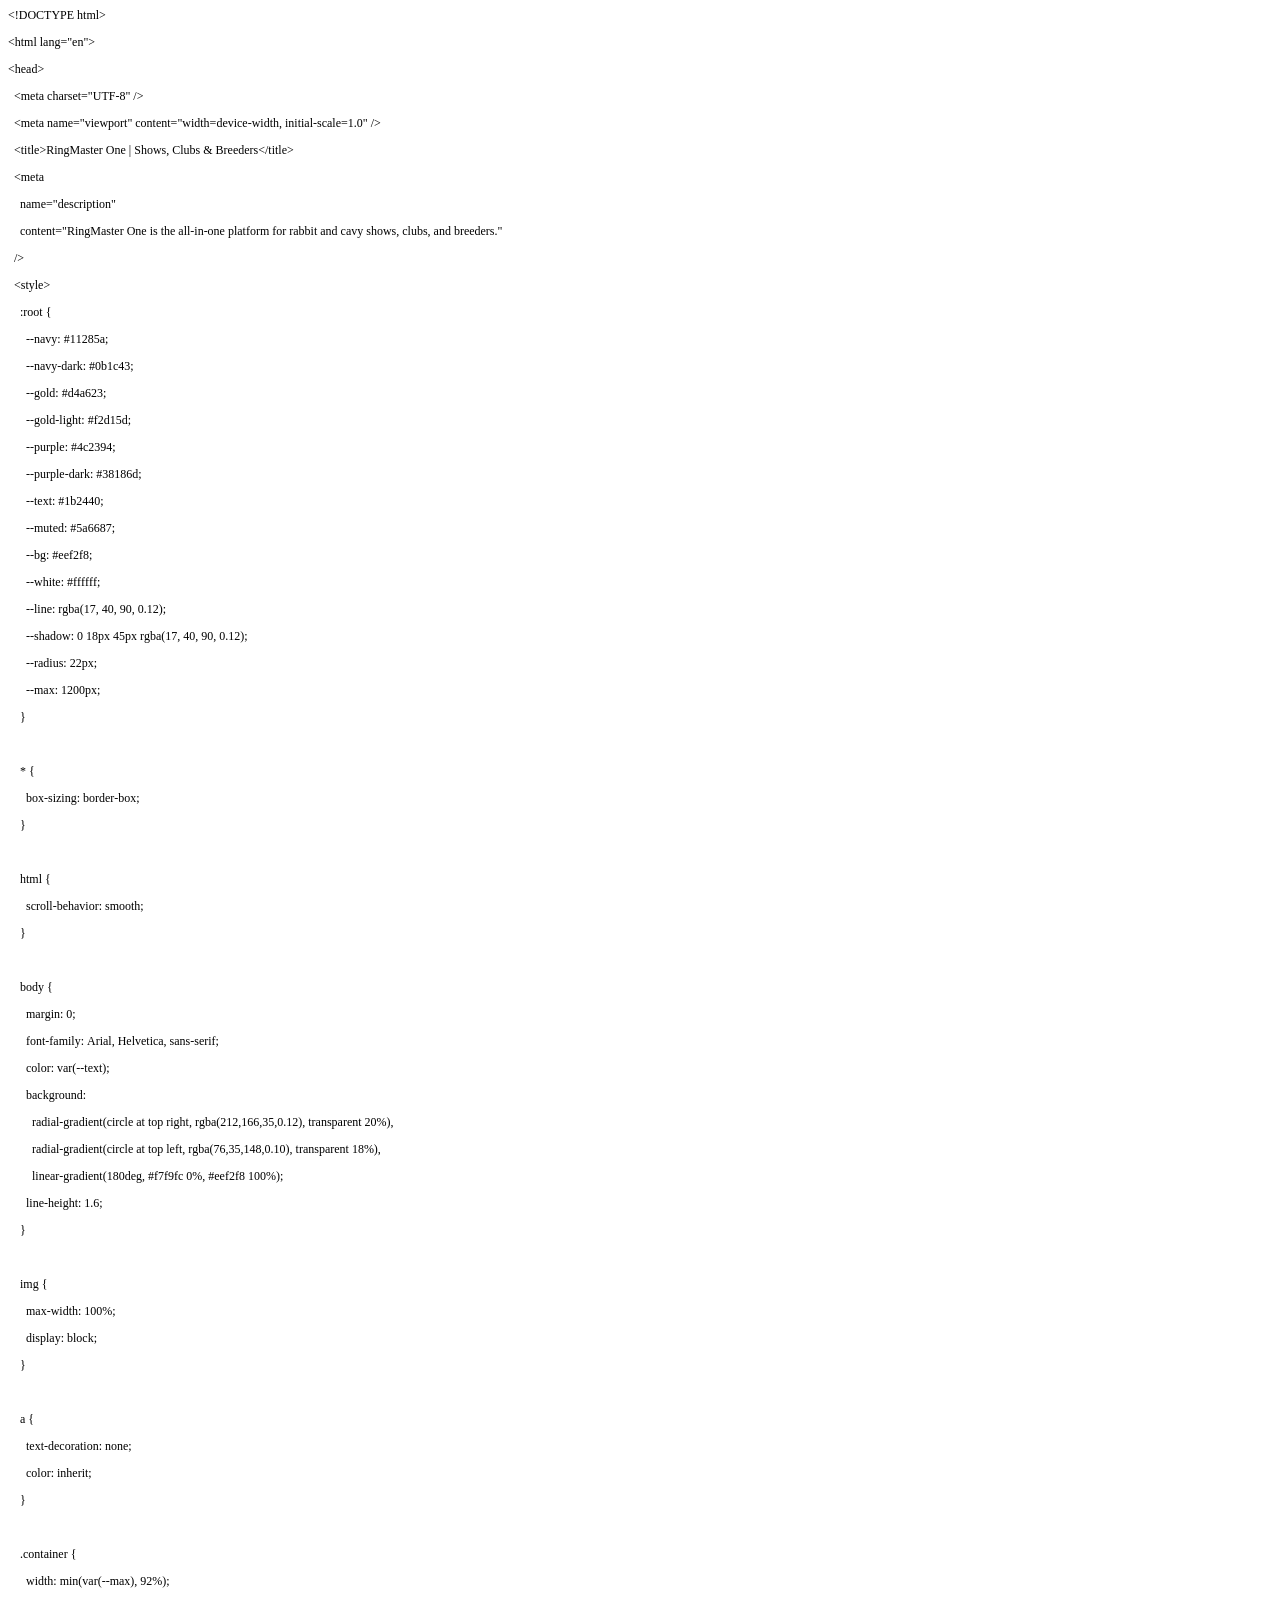
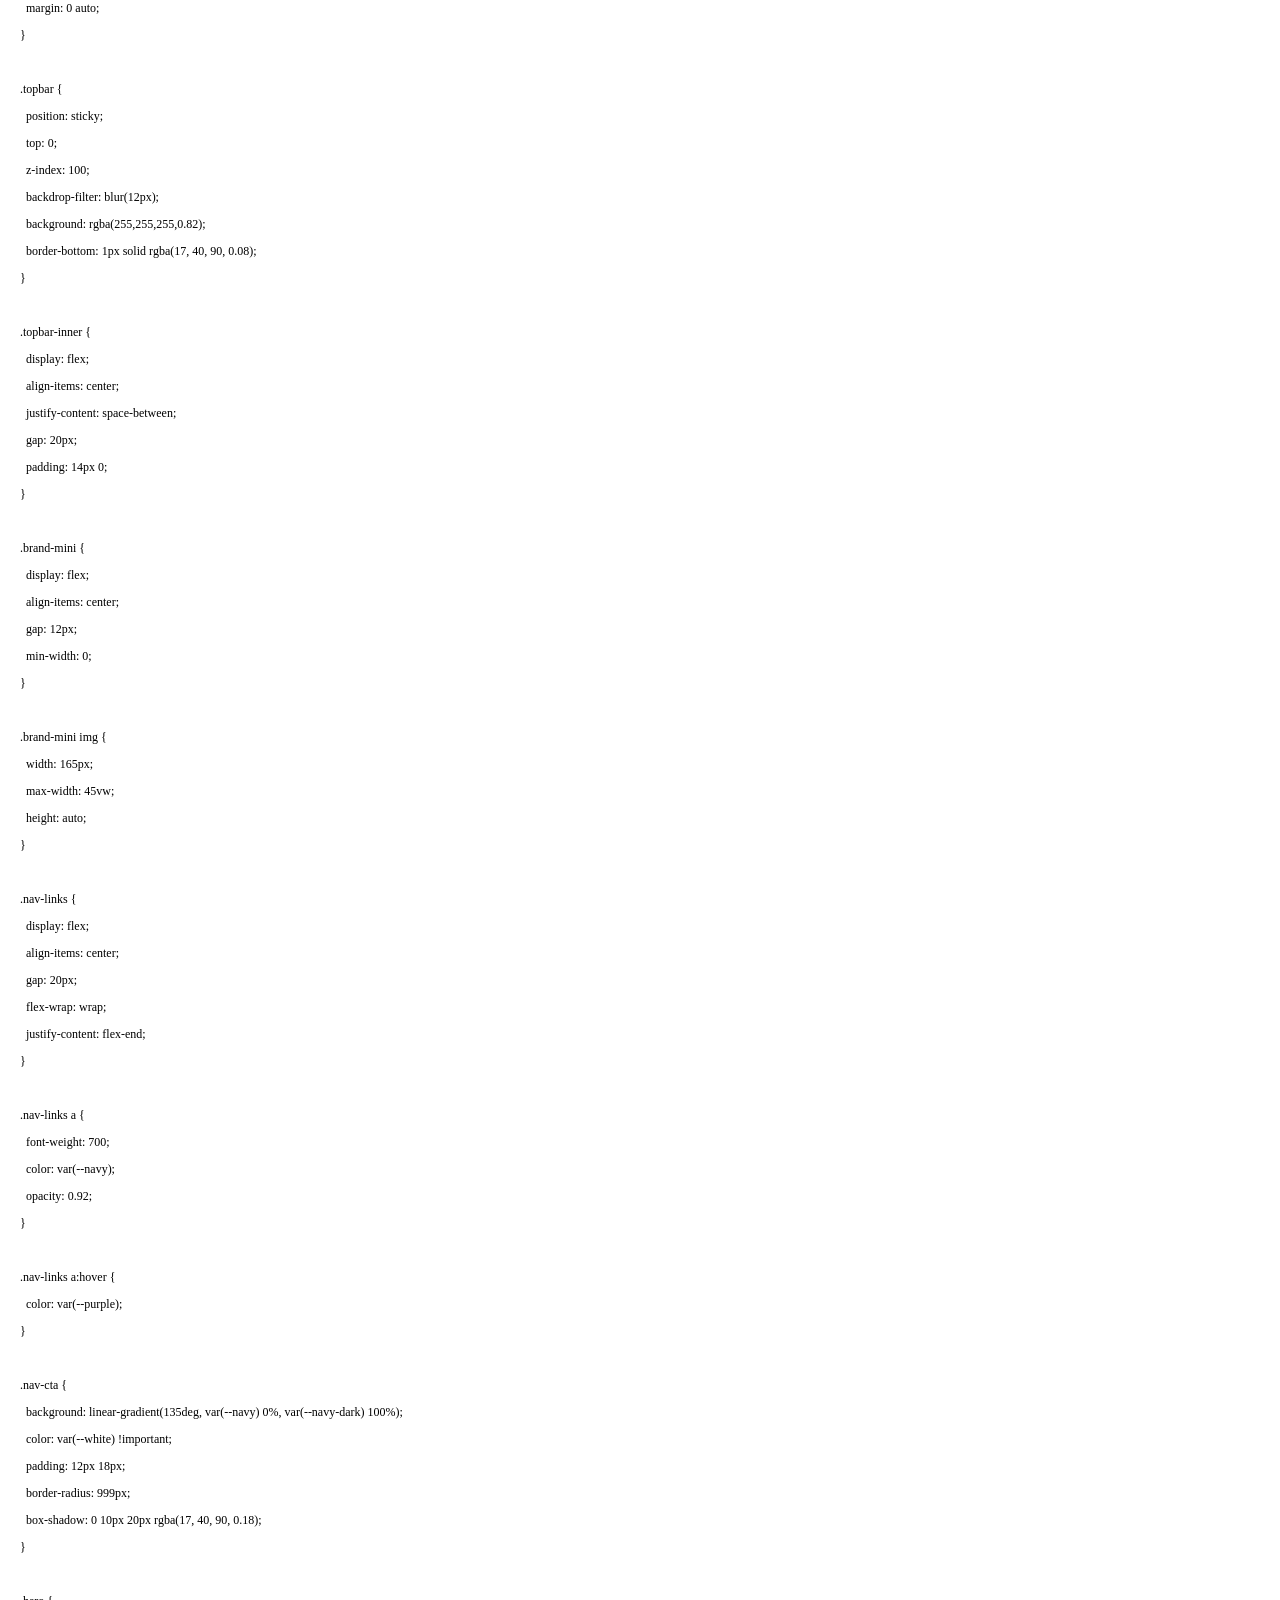
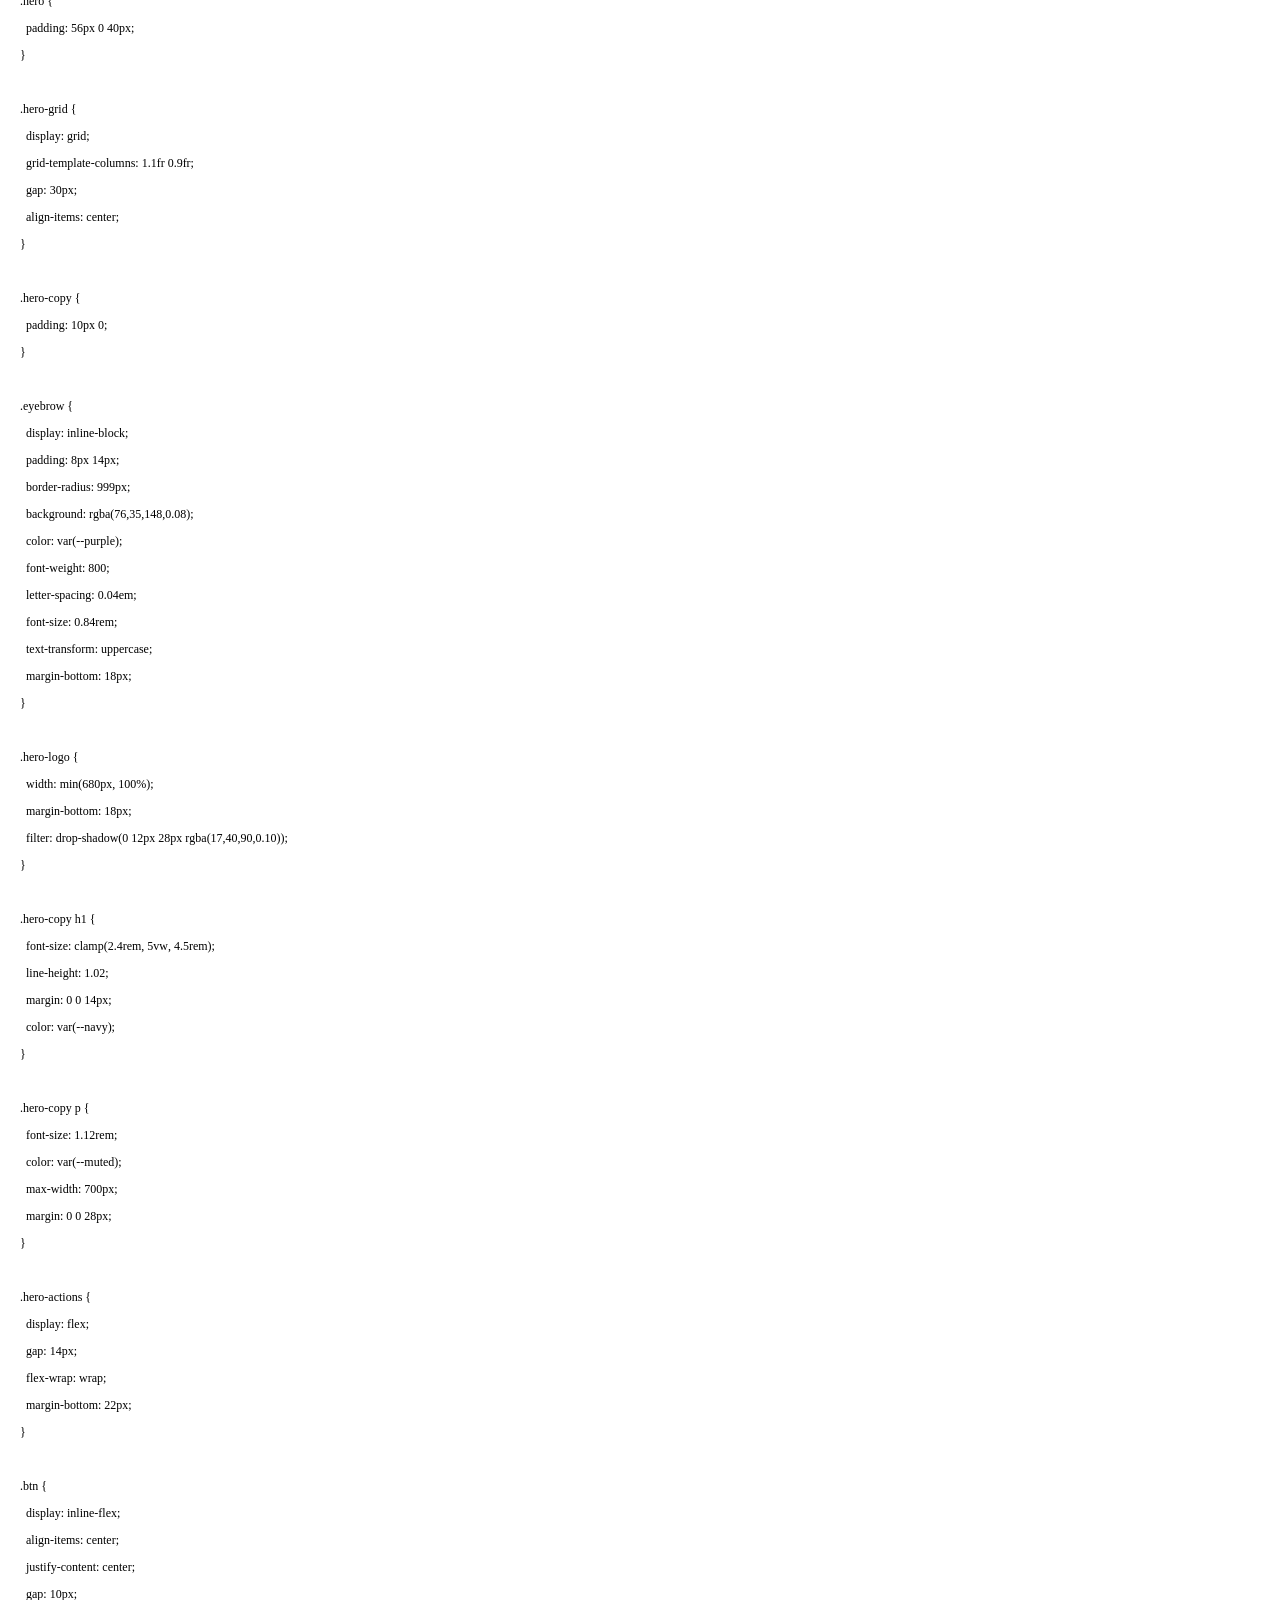
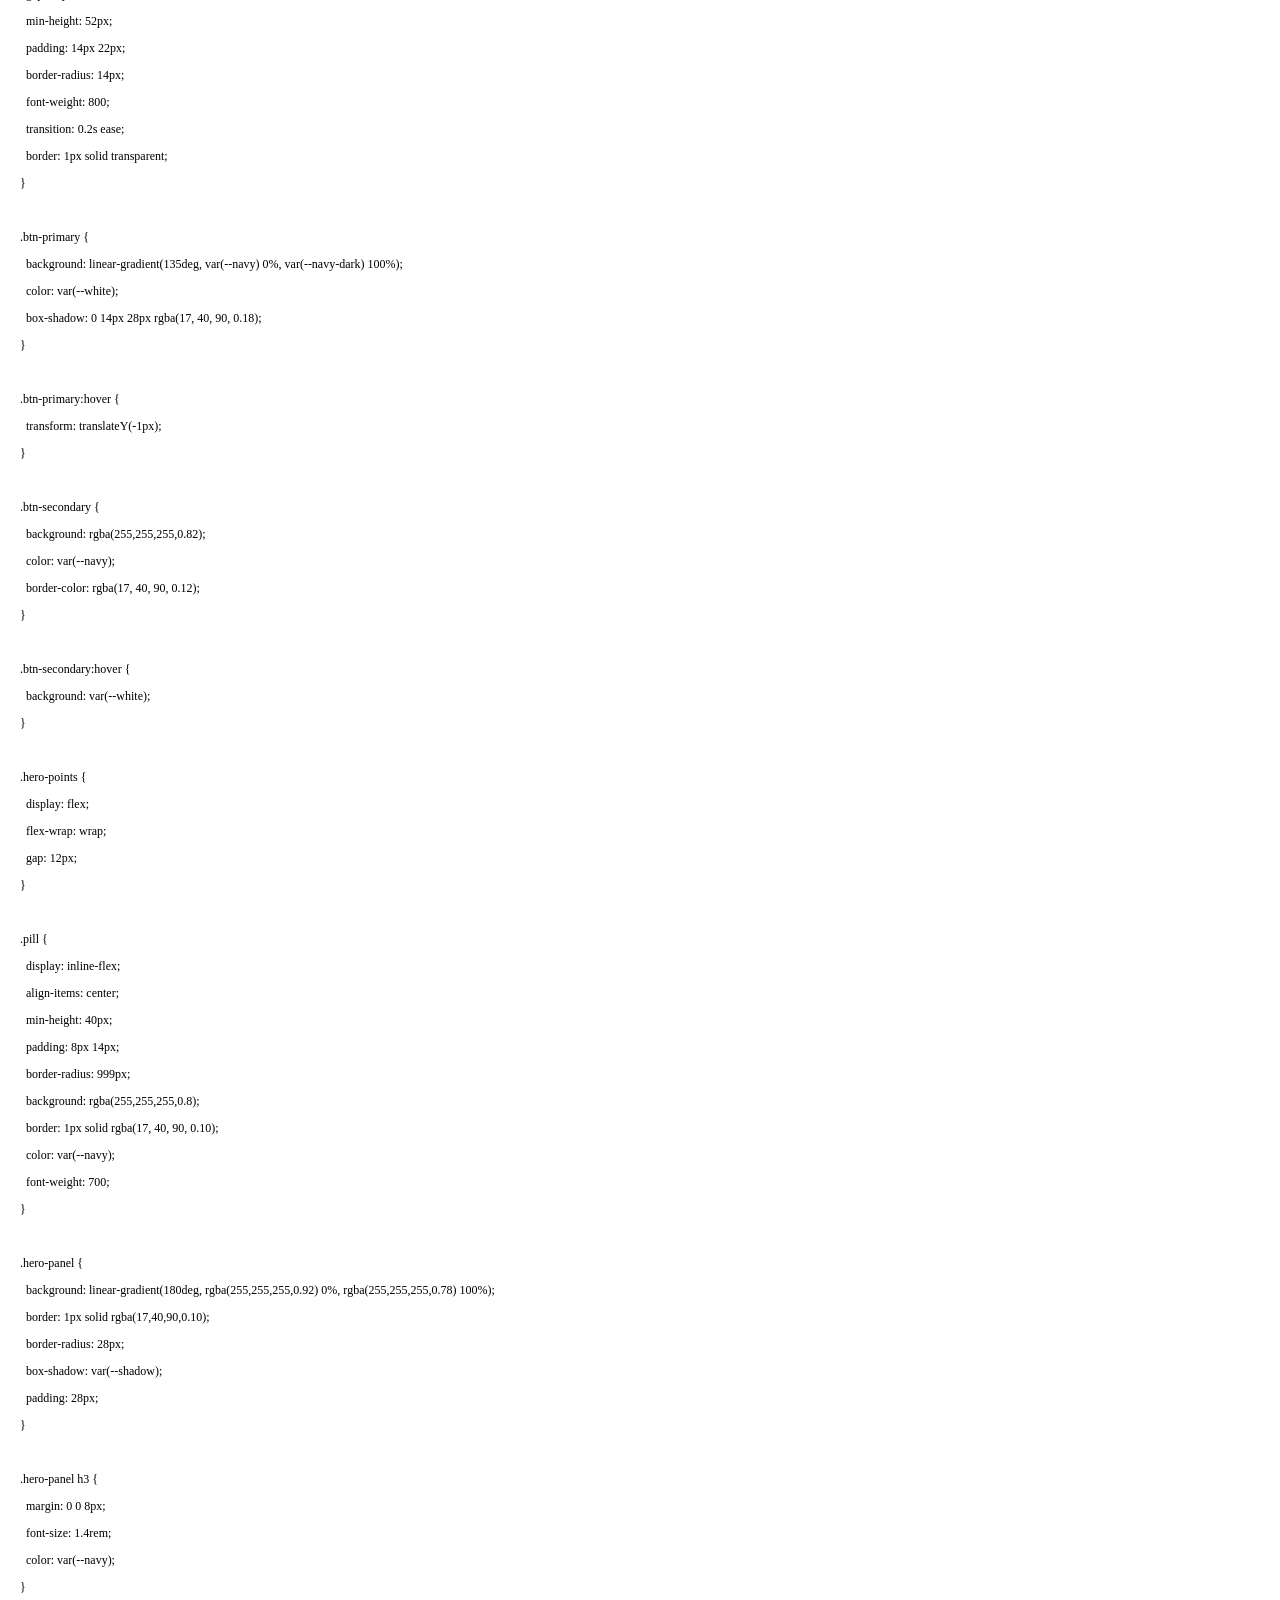
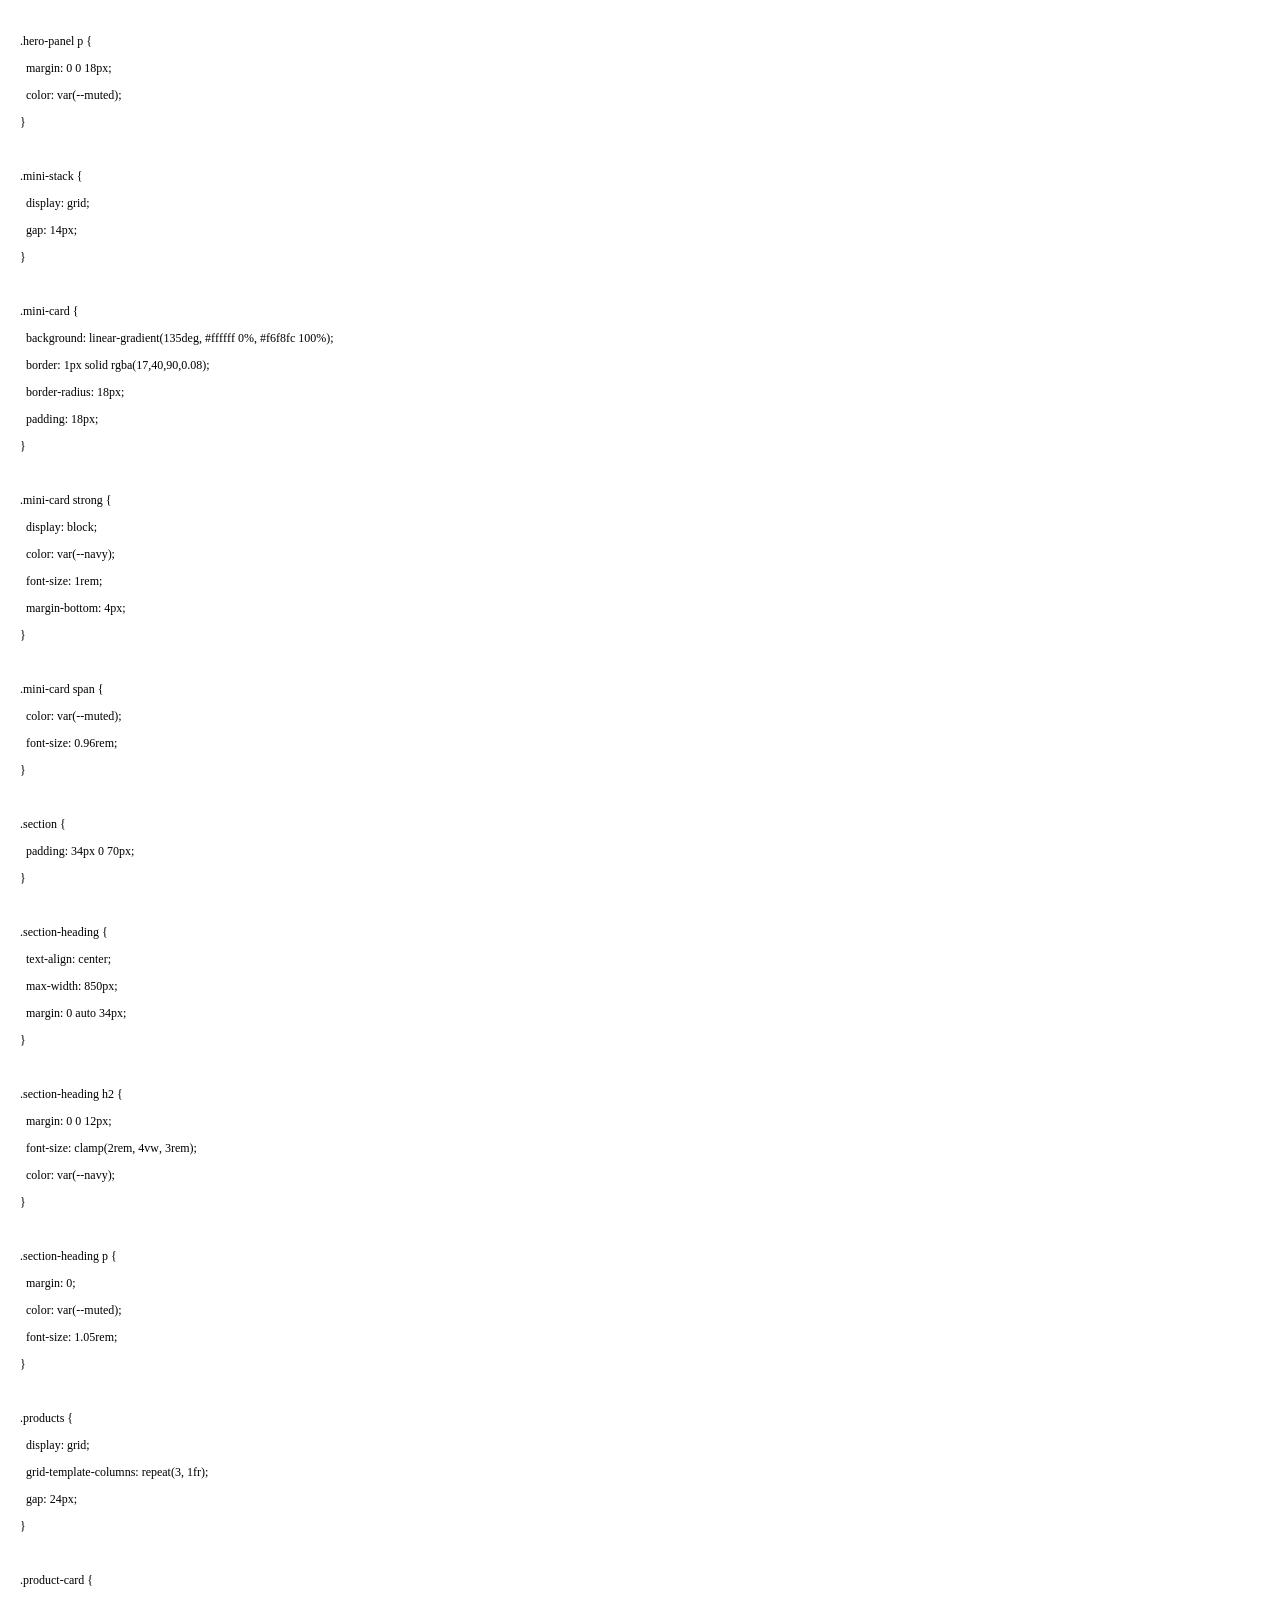
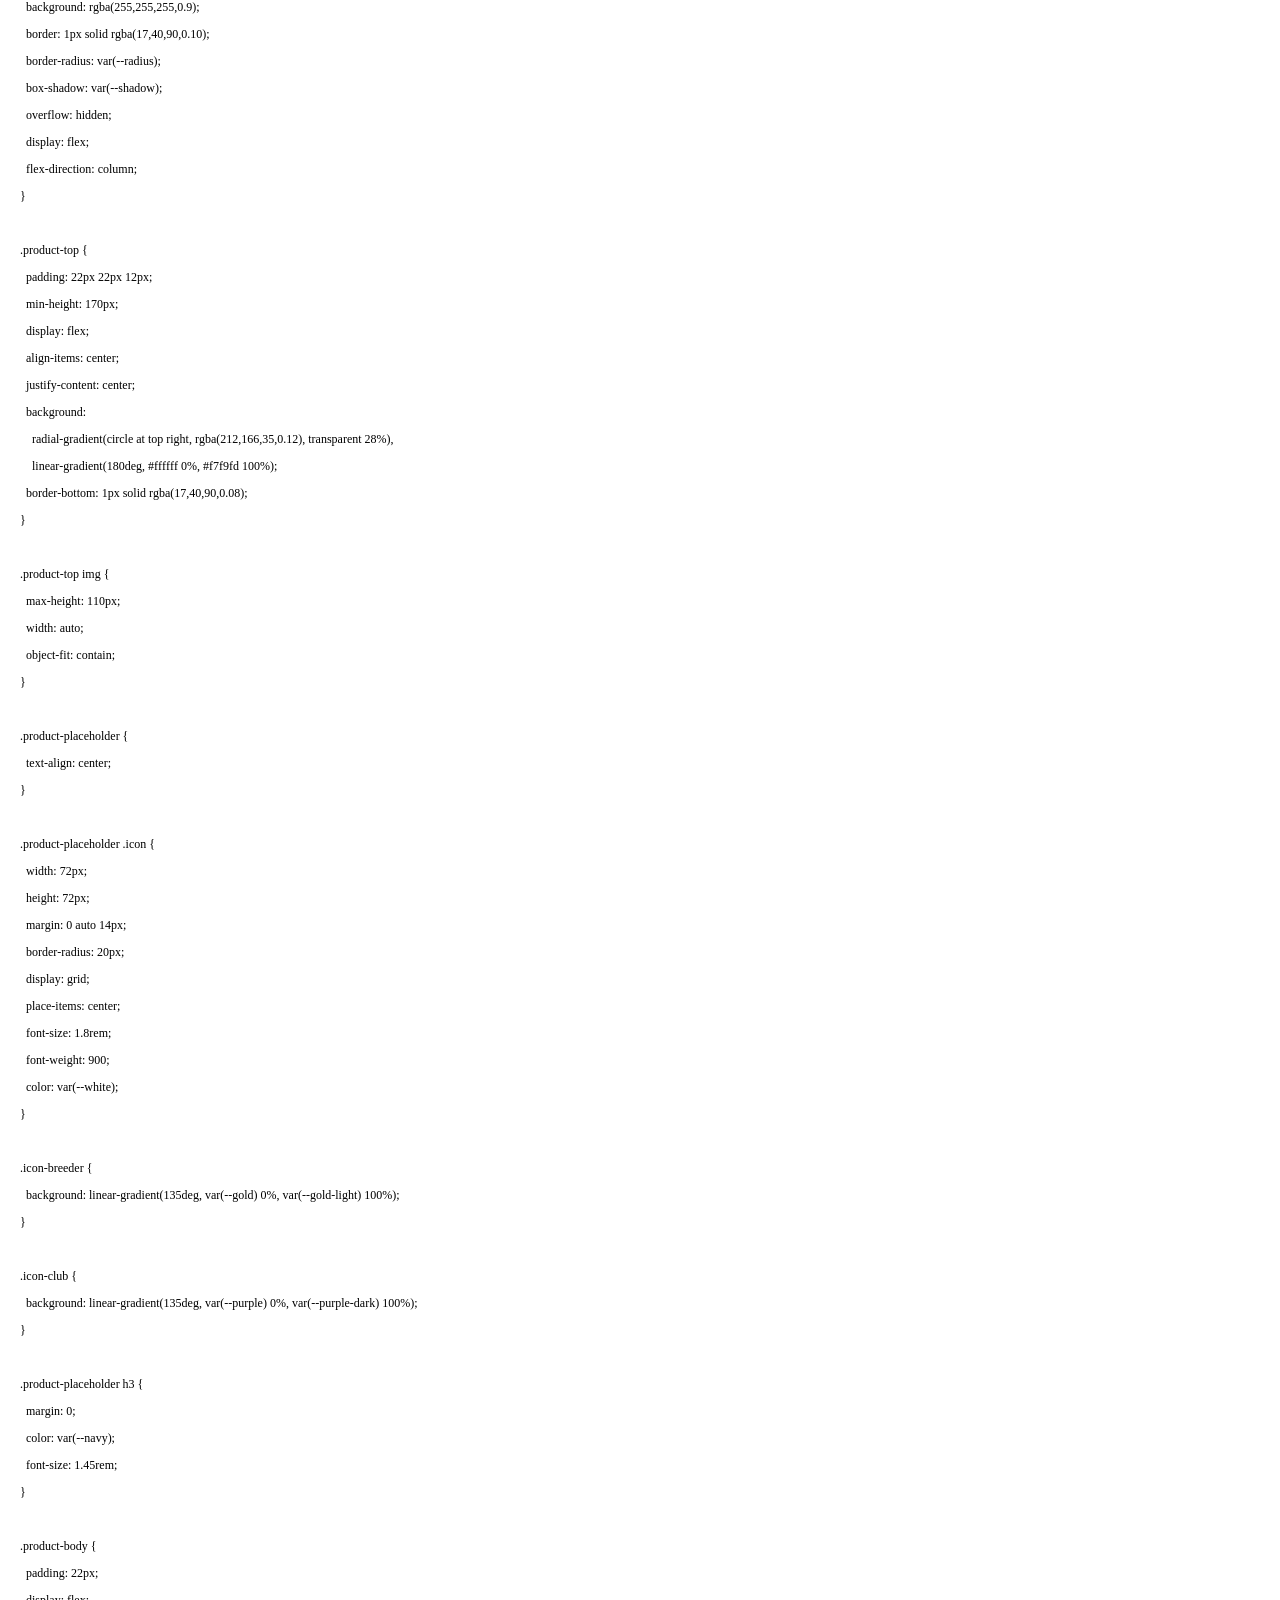
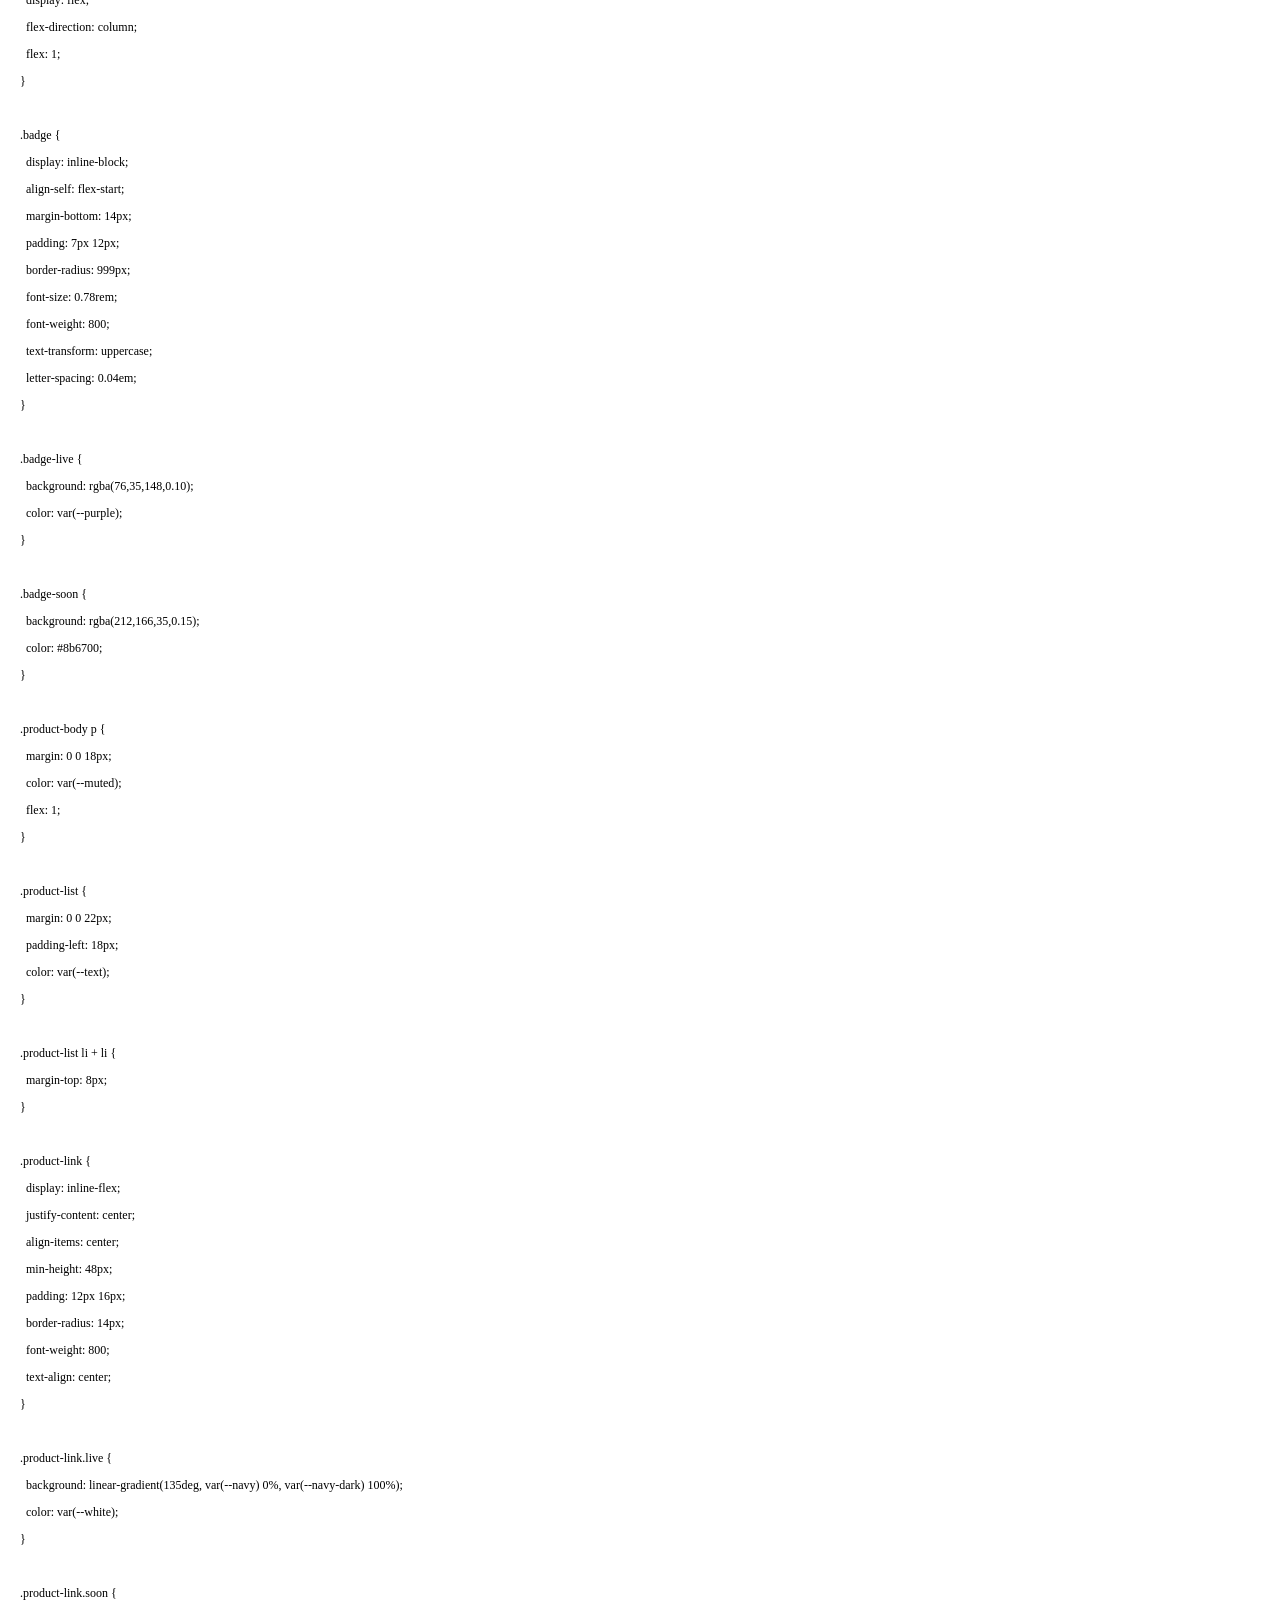
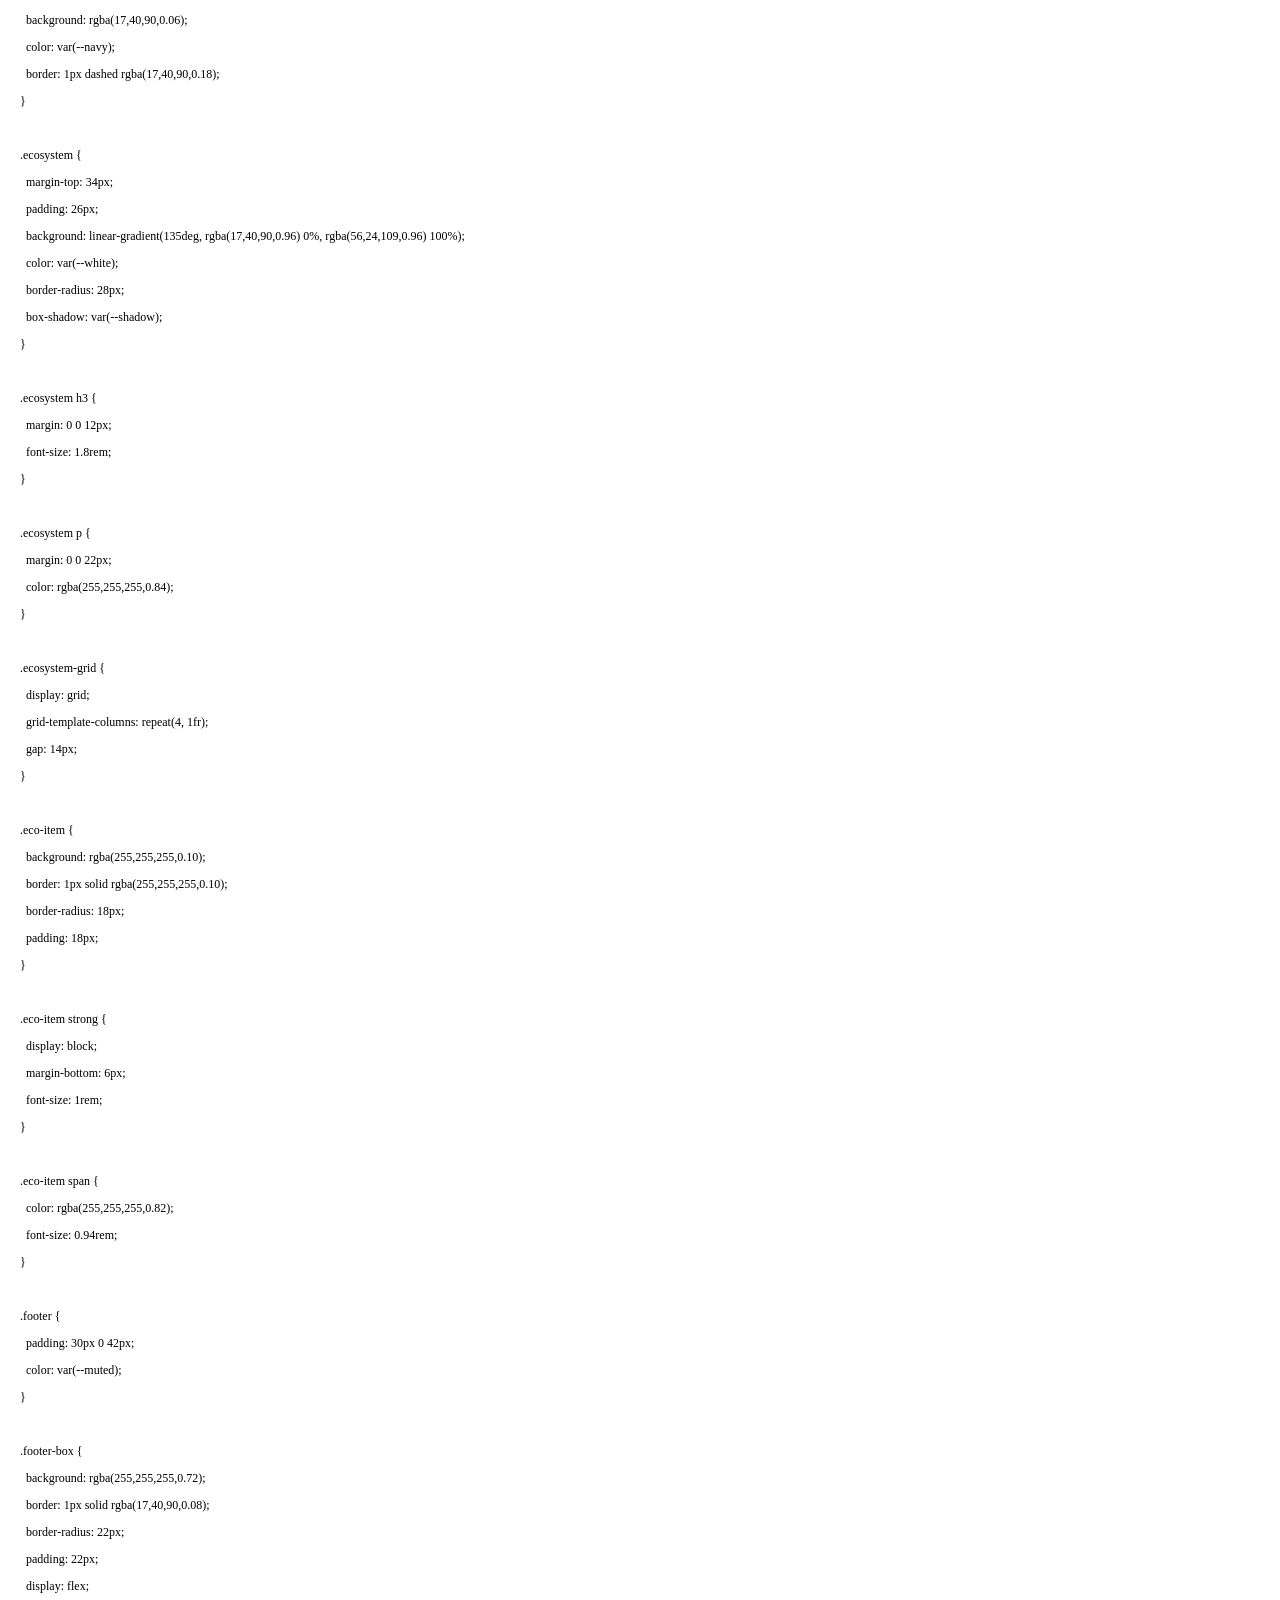
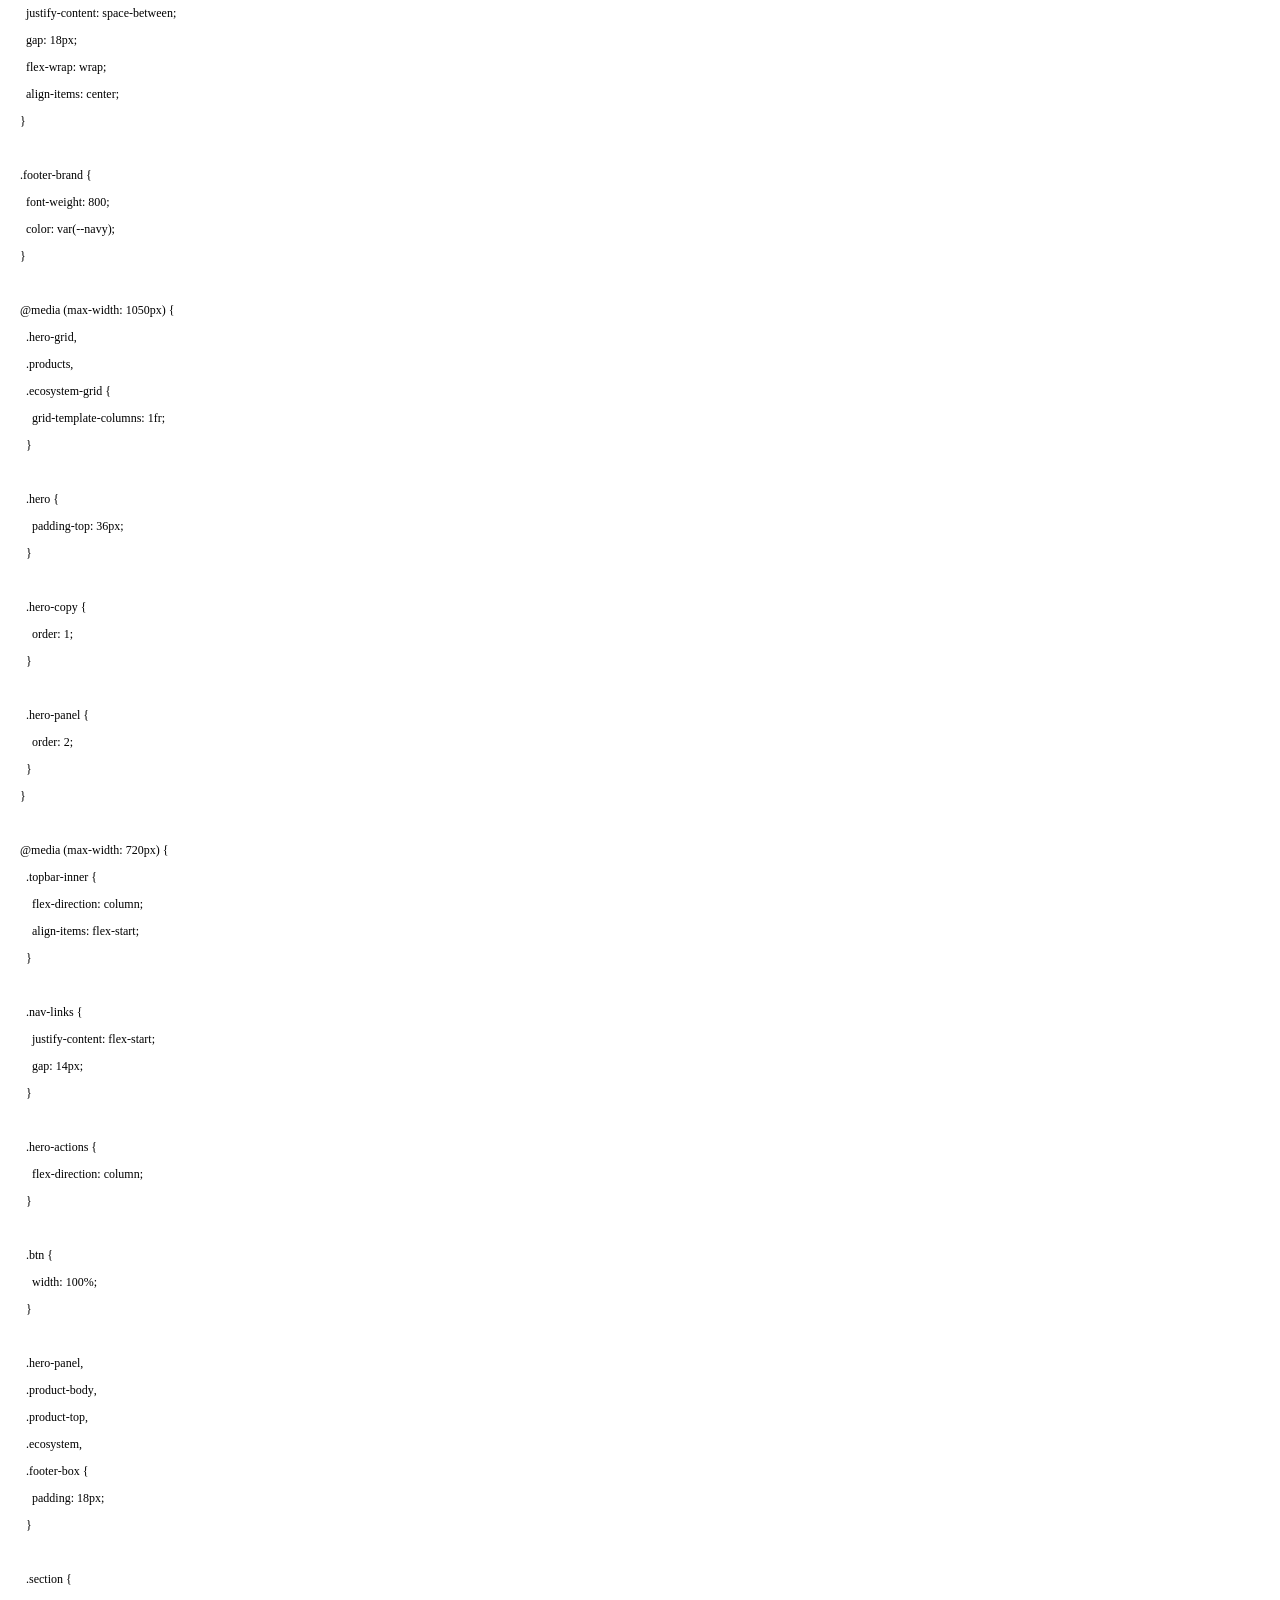
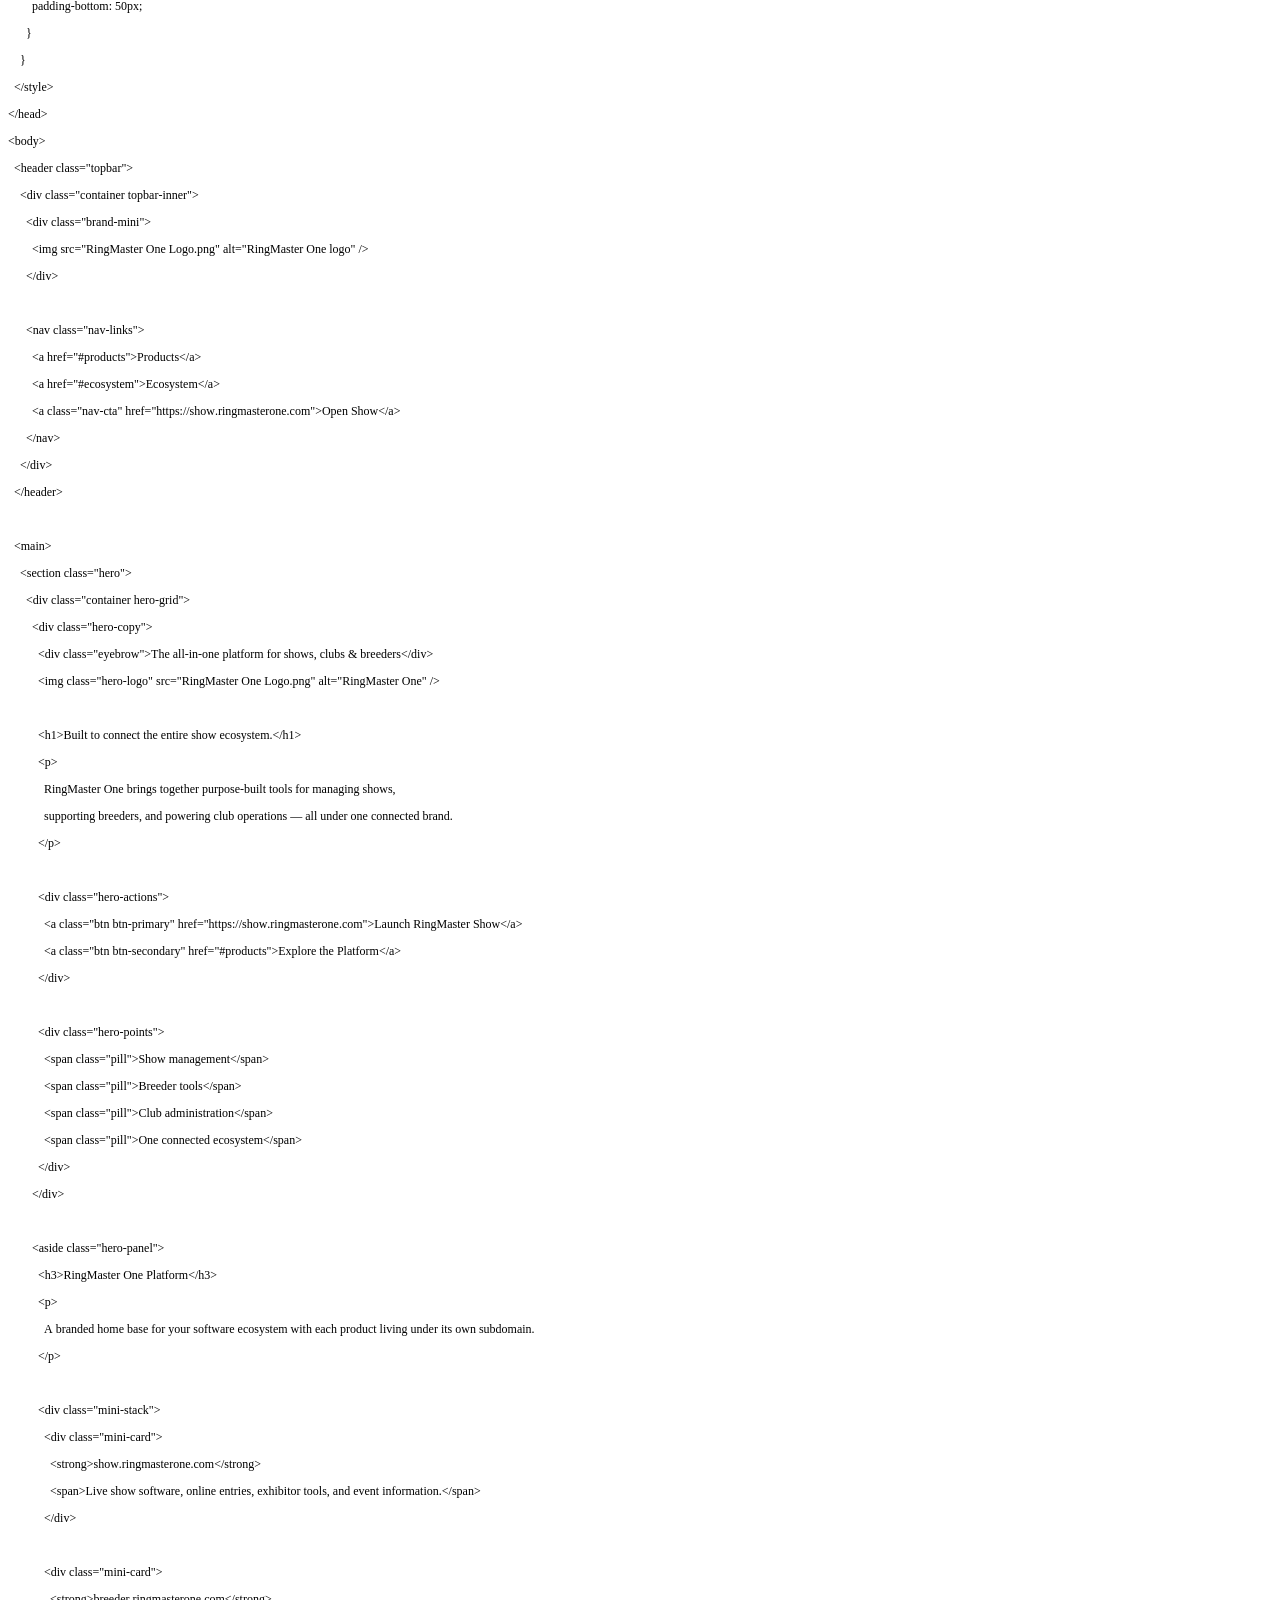
<file: index.html>
<!DOCTYPE html PUBLIC "-//W3C//DTD HTML 4.01//EN" "http://www.w3.org/TR/html4/strict.dtd">
<html>
<head>
  <meta http-equiv="Content-Type" content="text/html; charset=utf-8">
  <meta http-equiv="Content-Style-Type" content="text/css">
  <title></title>
  <meta name="Description" content="RingMaster One is the home for RingMaster Show, RingMaster Breeder, and RingMaster Club.">
  <meta name="Generator" content="Cocoa HTML Writer">
  <meta name="CocoaVersion" content="2685.3">
  <style type="text/css">
    p.p1 {margin: 0.0px 0.0px 12.0px 0.0px; font: 12.0px Times; -webkit-text-stroke: #000000}
    p.p2 {margin: 0.0px 0.0px 12.0px 0.0px; font: 12.0px Times; -webkit-text-stroke: #000000; min-height: 14.0px}
    span.s1 {font-kerning: none}
  </style>
</head>
<body>
<p class="p1"><span class="s1">&lt;!DOCTYPE html&gt;</span></p>
<p class="p1"><span class="s1">&lt;html lang="en"&gt;</span></p>
<p class="p1"><span class="s1">&lt;head&gt;</span></p>
<p class="p1"><span class="s1"><span class="Apple-converted-space">  </span>&lt;meta charset="UTF-8" /&gt;</span></p>
<p class="p1"><span class="s1"><span class="Apple-converted-space">  </span>&lt;meta name="viewport" content="width=device-width, initial-scale=1.0" /&gt;</span></p>
<p class="p1"><span class="s1"><span class="Apple-converted-space">  </span>&lt;title&gt;RingMaster One | Shows, Clubs &amp; Breeders&lt;/title&gt;</span></p>
<p class="p1"><span class="s1"><span class="Apple-converted-space">  </span>&lt;meta</span></p>
<p class="p1"><span class="s1"><span class="Apple-converted-space">    </span>name="description"</span></p>
<p class="p1"><span class="s1"><span class="Apple-converted-space">    </span>content="RingMaster One is the all-in-one platform for rabbit and cavy shows, clubs, and breeders."</span></p>
<p class="p1"><span class="s1"><span class="Apple-converted-space">  </span>/&gt;</span></p>
<p class="p1"><span class="s1"><span class="Apple-converted-space">  </span>&lt;style&gt;</span></p>
<p class="p1"><span class="s1"><span class="Apple-converted-space">    </span>:root {</span></p>
<p class="p1"><span class="s1"><span class="Apple-converted-space">      </span>--navy: #11285a;</span></p>
<p class="p1"><span class="s1"><span class="Apple-converted-space">      </span>--navy-dark: #0b1c43;</span></p>
<p class="p1"><span class="s1"><span class="Apple-converted-space">      </span>--gold: #d4a623;</span></p>
<p class="p1"><span class="s1"><span class="Apple-converted-space">      </span>--gold-light: #f2d15d;</span></p>
<p class="p1"><span class="s1"><span class="Apple-converted-space">      </span>--purple: #4c2394;</span></p>
<p class="p1"><span class="s1"><span class="Apple-converted-space">      </span>--purple-dark: #38186d;</span></p>
<p class="p1"><span class="s1"><span class="Apple-converted-space">      </span>--text: #1b2440;</span></p>
<p class="p1"><span class="s1"><span class="Apple-converted-space">      </span>--muted: #5a6687;</span></p>
<p class="p1"><span class="s1"><span class="Apple-converted-space">      </span>--bg: #eef2f8;</span></p>
<p class="p1"><span class="s1"><span class="Apple-converted-space">      </span>--white: #ffffff;</span></p>
<p class="p1"><span class="s1"><span class="Apple-converted-space">      </span>--line: rgba(17, 40, 90, 0.12);</span></p>
<p class="p1"><span class="s1"><span class="Apple-converted-space">      </span>--shadow: 0 18px 45px rgba(17, 40, 90, 0.12);</span></p>
<p class="p1"><span class="s1"><span class="Apple-converted-space">      </span>--radius: 22px;</span></p>
<p class="p1"><span class="s1"><span class="Apple-converted-space">      </span>--max: 1200px;</span></p>
<p class="p1"><span class="s1"><span class="Apple-converted-space">    </span>}</span></p>
<p class="p2"><span class="s1"></span><br></p>
<p class="p1"><span class="s1"><span class="Apple-converted-space">    </span>* {</span></p>
<p class="p1"><span class="s1"><span class="Apple-converted-space">      </span>box-sizing: border-box;</span></p>
<p class="p1"><span class="s1"><span class="Apple-converted-space">    </span>}</span></p>
<p class="p2"><span class="s1"></span><br></p>
<p class="p1"><span class="s1"><span class="Apple-converted-space">    </span>html {</span></p>
<p class="p1"><span class="s1"><span class="Apple-converted-space">      </span>scroll-behavior: smooth;</span></p>
<p class="p1"><span class="s1"><span class="Apple-converted-space">    </span>}</span></p>
<p class="p2"><span class="s1"></span><br></p>
<p class="p1"><span class="s1"><span class="Apple-converted-space">    </span>body {</span></p>
<p class="p1"><span class="s1"><span class="Apple-converted-space">      </span>margin: 0;</span></p>
<p class="p1"><span class="s1"><span class="Apple-converted-space">      </span>font-family: Arial, Helvetica, sans-serif;</span></p>
<p class="p1"><span class="s1"><span class="Apple-converted-space">      </span>color: var(--text);</span></p>
<p class="p1"><span class="s1"><span class="Apple-converted-space">      </span>background:</span></p>
<p class="p1"><span class="s1"><span class="Apple-converted-space">        </span>radial-gradient(circle at top right, rgba(212,166,35,0.12), transparent 20%),</span></p>
<p class="p1"><span class="s1"><span class="Apple-converted-space">        </span>radial-gradient(circle at top left, rgba(76,35,148,0.10), transparent 18%),</span></p>
<p class="p1"><span class="s1"><span class="Apple-converted-space">        </span>linear-gradient(180deg, #f7f9fc 0%, #eef2f8 100%);</span></p>
<p class="p1"><span class="s1"><span class="Apple-converted-space">      </span>line-height: 1.6;</span></p>
<p class="p1"><span class="s1"><span class="Apple-converted-space">    </span>}</span></p>
<p class="p2"><span class="s1"></span><br></p>
<p class="p1"><span class="s1"><span class="Apple-converted-space">    </span>img {</span></p>
<p class="p1"><span class="s1"><span class="Apple-converted-space">      </span>max-width: 100%;</span></p>
<p class="p1"><span class="s1"><span class="Apple-converted-space">      </span>display: block;</span></p>
<p class="p1"><span class="s1"><span class="Apple-converted-space">    </span>}</span></p>
<p class="p2"><span class="s1"></span><br></p>
<p class="p1"><span class="s1"><span class="Apple-converted-space">    </span>a {</span></p>
<p class="p1"><span class="s1"><span class="Apple-converted-space">      </span>text-decoration: none;</span></p>
<p class="p1"><span class="s1"><span class="Apple-converted-space">      </span>color: inherit;</span></p>
<p class="p1"><span class="s1"><span class="Apple-converted-space">    </span>}</span></p>
<p class="p2"><span class="s1"></span><br></p>
<p class="p1"><span class="s1"><span class="Apple-converted-space">    </span>.container {</span></p>
<p class="p1"><span class="s1"><span class="Apple-converted-space">      </span>width: min(var(--max), 92%);</span></p>
<p class="p1"><span class="s1"><span class="Apple-converted-space">      </span>margin: 0 auto;</span></p>
<p class="p1"><span class="s1"><span class="Apple-converted-space">    </span>}</span></p>
<p class="p2"><span class="s1"></span><br></p>
<p class="p1"><span class="s1"><span class="Apple-converted-space">    </span>.topbar {</span></p>
<p class="p1"><span class="s1"><span class="Apple-converted-space">      </span>position: sticky;</span></p>
<p class="p1"><span class="s1"><span class="Apple-converted-space">      </span>top: 0;</span></p>
<p class="p1"><span class="s1"><span class="Apple-converted-space">      </span>z-index: 100;</span></p>
<p class="p1"><span class="s1"><span class="Apple-converted-space">      </span>backdrop-filter: blur(12px);</span></p>
<p class="p1"><span class="s1"><span class="Apple-converted-space">      </span>background: rgba(255,255,255,0.82);</span></p>
<p class="p1"><span class="s1"><span class="Apple-converted-space">      </span>border-bottom: 1px solid rgba(17, 40, 90, 0.08);</span></p>
<p class="p1"><span class="s1"><span class="Apple-converted-space">    </span>}</span></p>
<p class="p2"><span class="s1"></span><br></p>
<p class="p1"><span class="s1"><span class="Apple-converted-space">    </span>.topbar-inner {</span></p>
<p class="p1"><span class="s1"><span class="Apple-converted-space">      </span>display: flex;</span></p>
<p class="p1"><span class="s1"><span class="Apple-converted-space">      </span>align-items: center;</span></p>
<p class="p1"><span class="s1"><span class="Apple-converted-space">      </span>justify-content: space-between;</span></p>
<p class="p1"><span class="s1"><span class="Apple-converted-space">      </span>gap: 20px;</span></p>
<p class="p1"><span class="s1"><span class="Apple-converted-space">      </span>padding: 14px 0;</span></p>
<p class="p1"><span class="s1"><span class="Apple-converted-space">    </span>}</span></p>
<p class="p2"><span class="s1"></span><br></p>
<p class="p1"><span class="s1"><span class="Apple-converted-space">    </span>.brand-mini {</span></p>
<p class="p1"><span class="s1"><span class="Apple-converted-space">      </span>display: flex;</span></p>
<p class="p1"><span class="s1"><span class="Apple-converted-space">      </span>align-items: center;</span></p>
<p class="p1"><span class="s1"><span class="Apple-converted-space">      </span>gap: 12px;</span></p>
<p class="p1"><span class="s1"><span class="Apple-converted-space">      </span>min-width: 0;</span></p>
<p class="p1"><span class="s1"><span class="Apple-converted-space">    </span>}</span></p>
<p class="p2"><span class="s1"></span><br></p>
<p class="p1"><span class="s1"><span class="Apple-converted-space">    </span>.brand-mini img {</span></p>
<p class="p1"><span class="s1"><span class="Apple-converted-space">      </span>width: 165px;</span></p>
<p class="p1"><span class="s1"><span class="Apple-converted-space">      </span>max-width: 45vw;</span></p>
<p class="p1"><span class="s1"><span class="Apple-converted-space">      </span>height: auto;</span></p>
<p class="p1"><span class="s1"><span class="Apple-converted-space">    </span>}</span></p>
<p class="p2"><span class="s1"></span><br></p>
<p class="p1"><span class="s1"><span class="Apple-converted-space">    </span>.nav-links {</span></p>
<p class="p1"><span class="s1"><span class="Apple-converted-space">      </span>display: flex;</span></p>
<p class="p1"><span class="s1"><span class="Apple-converted-space">      </span>align-items: center;</span></p>
<p class="p1"><span class="s1"><span class="Apple-converted-space">      </span>gap: 20px;</span></p>
<p class="p1"><span class="s1"><span class="Apple-converted-space">      </span>flex-wrap: wrap;</span></p>
<p class="p1"><span class="s1"><span class="Apple-converted-space">      </span>justify-content: flex-end;</span></p>
<p class="p1"><span class="s1"><span class="Apple-converted-space">    </span>}</span></p>
<p class="p2"><span class="s1"></span><br></p>
<p class="p1"><span class="s1"><span class="Apple-converted-space">    </span>.nav-links a {</span></p>
<p class="p1"><span class="s1"><span class="Apple-converted-space">      </span>font-weight: 700;</span></p>
<p class="p1"><span class="s1"><span class="Apple-converted-space">      </span>color: var(--navy);</span></p>
<p class="p1"><span class="s1"><span class="Apple-converted-space">      </span>opacity: 0.92;</span></p>
<p class="p1"><span class="s1"><span class="Apple-converted-space">    </span>}</span></p>
<p class="p2"><span class="s1"></span><br></p>
<p class="p1"><span class="s1"><span class="Apple-converted-space">    </span>.nav-links a:hover {</span></p>
<p class="p1"><span class="s1"><span class="Apple-converted-space">      </span>color: var(--purple);</span></p>
<p class="p1"><span class="s1"><span class="Apple-converted-space">    </span>}</span></p>
<p class="p2"><span class="s1"></span><br></p>
<p class="p1"><span class="s1"><span class="Apple-converted-space">    </span>.nav-cta {</span></p>
<p class="p1"><span class="s1"><span class="Apple-converted-space">      </span>background: linear-gradient(135deg, var(--navy) 0%, var(--navy-dark) 100%);</span></p>
<p class="p1"><span class="s1"><span class="Apple-converted-space">      </span>color: var(--white) !important;</span></p>
<p class="p1"><span class="s1"><span class="Apple-converted-space">      </span>padding: 12px 18px;</span></p>
<p class="p1"><span class="s1"><span class="Apple-converted-space">      </span>border-radius: 999px;</span></p>
<p class="p1"><span class="s1"><span class="Apple-converted-space">      </span>box-shadow: 0 10px 20px rgba(17, 40, 90, 0.18);</span></p>
<p class="p1"><span class="s1"><span class="Apple-converted-space">    </span>}</span></p>
<p class="p2"><span class="s1"></span><br></p>
<p class="p1"><span class="s1"><span class="Apple-converted-space">    </span>.hero {</span></p>
<p class="p1"><span class="s1"><span class="Apple-converted-space">      </span>padding: 56px 0 40px;</span></p>
<p class="p1"><span class="s1"><span class="Apple-converted-space">    </span>}</span></p>
<p class="p2"><span class="s1"></span><br></p>
<p class="p1"><span class="s1"><span class="Apple-converted-space">    </span>.hero-grid {</span></p>
<p class="p1"><span class="s1"><span class="Apple-converted-space">      </span>display: grid;</span></p>
<p class="p1"><span class="s1"><span class="Apple-converted-space">      </span>grid-template-columns: 1.1fr 0.9fr;</span></p>
<p class="p1"><span class="s1"><span class="Apple-converted-space">      </span>gap: 30px;</span></p>
<p class="p1"><span class="s1"><span class="Apple-converted-space">      </span>align-items: center;</span></p>
<p class="p1"><span class="s1"><span class="Apple-converted-space">    </span>}</span></p>
<p class="p2"><span class="s1"></span><br></p>
<p class="p1"><span class="s1"><span class="Apple-converted-space">    </span>.hero-copy {</span></p>
<p class="p1"><span class="s1"><span class="Apple-converted-space">      </span>padding: 10px 0;</span></p>
<p class="p1"><span class="s1"><span class="Apple-converted-space">    </span>}</span></p>
<p class="p2"><span class="s1"></span><br></p>
<p class="p1"><span class="s1"><span class="Apple-converted-space">    </span>.eyebrow {</span></p>
<p class="p1"><span class="s1"><span class="Apple-converted-space">      </span>display: inline-block;</span></p>
<p class="p1"><span class="s1"><span class="Apple-converted-space">      </span>padding: 8px 14px;</span></p>
<p class="p1"><span class="s1"><span class="Apple-converted-space">      </span>border-radius: 999px;</span></p>
<p class="p1"><span class="s1"><span class="Apple-converted-space">      </span>background: rgba(76,35,148,0.08);</span></p>
<p class="p1"><span class="s1"><span class="Apple-converted-space">      </span>color: var(--purple);</span></p>
<p class="p1"><span class="s1"><span class="Apple-converted-space">      </span>font-weight: 800;</span></p>
<p class="p1"><span class="s1"><span class="Apple-converted-space">      </span>letter-spacing: 0.04em;</span></p>
<p class="p1"><span class="s1"><span class="Apple-converted-space">      </span>font-size: 0.84rem;</span></p>
<p class="p1"><span class="s1"><span class="Apple-converted-space">      </span>text-transform: uppercase;</span></p>
<p class="p1"><span class="s1"><span class="Apple-converted-space">      </span>margin-bottom: 18px;</span></p>
<p class="p1"><span class="s1"><span class="Apple-converted-space">    </span>}</span></p>
<p class="p2"><span class="s1"></span><br></p>
<p class="p1"><span class="s1"><span class="Apple-converted-space">    </span>.hero-logo {</span></p>
<p class="p1"><span class="s1"><span class="Apple-converted-space">      </span>width: min(680px, 100%);</span></p>
<p class="p1"><span class="s1"><span class="Apple-converted-space">      </span>margin-bottom: 18px;</span></p>
<p class="p1"><span class="s1"><span class="Apple-converted-space">      </span>filter: drop-shadow(0 12px 28px rgba(17,40,90,0.10));</span></p>
<p class="p1"><span class="s1"><span class="Apple-converted-space">    </span>}</span></p>
<p class="p2"><span class="s1"></span><br></p>
<p class="p1"><span class="s1"><span class="Apple-converted-space">    </span>.hero-copy h1 {</span></p>
<p class="p1"><span class="s1"><span class="Apple-converted-space">      </span>font-size: clamp(2.4rem, 5vw, 4.5rem);</span></p>
<p class="p1"><span class="s1"><span class="Apple-converted-space">      </span>line-height: 1.02;</span></p>
<p class="p1"><span class="s1"><span class="Apple-converted-space">      </span>margin: 0 0 14px;</span></p>
<p class="p1"><span class="s1"><span class="Apple-converted-space">      </span>color: var(--navy);</span></p>
<p class="p1"><span class="s1"><span class="Apple-converted-space">    </span>}</span></p>
<p class="p2"><span class="s1"></span><br></p>
<p class="p1"><span class="s1"><span class="Apple-converted-space">    </span>.hero-copy p {</span></p>
<p class="p1"><span class="s1"><span class="Apple-converted-space">      </span>font-size: 1.12rem;</span></p>
<p class="p1"><span class="s1"><span class="Apple-converted-space">      </span>color: var(--muted);</span></p>
<p class="p1"><span class="s1"><span class="Apple-converted-space">      </span>max-width: 700px;</span></p>
<p class="p1"><span class="s1"><span class="Apple-converted-space">      </span>margin: 0 0 28px;</span></p>
<p class="p1"><span class="s1"><span class="Apple-converted-space">    </span>}</span></p>
<p class="p2"><span class="s1"></span><br></p>
<p class="p1"><span class="s1"><span class="Apple-converted-space">    </span>.hero-actions {</span></p>
<p class="p1"><span class="s1"><span class="Apple-converted-space">      </span>display: flex;</span></p>
<p class="p1"><span class="s1"><span class="Apple-converted-space">      </span>gap: 14px;</span></p>
<p class="p1"><span class="s1"><span class="Apple-converted-space">      </span>flex-wrap: wrap;</span></p>
<p class="p1"><span class="s1"><span class="Apple-converted-space">      </span>margin-bottom: 22px;</span></p>
<p class="p1"><span class="s1"><span class="Apple-converted-space">    </span>}</span></p>
<p class="p2"><span class="s1"></span><br></p>
<p class="p1"><span class="s1"><span class="Apple-converted-space">    </span>.btn {</span></p>
<p class="p1"><span class="s1"><span class="Apple-converted-space">      </span>display: inline-flex;</span></p>
<p class="p1"><span class="s1"><span class="Apple-converted-space">      </span>align-items: center;</span></p>
<p class="p1"><span class="s1"><span class="Apple-converted-space">      </span>justify-content: center;</span></p>
<p class="p1"><span class="s1"><span class="Apple-converted-space">      </span>gap: 10px;</span></p>
<p class="p1"><span class="s1"><span class="Apple-converted-space">      </span>min-height: 52px;</span></p>
<p class="p1"><span class="s1"><span class="Apple-converted-space">      </span>padding: 14px 22px;</span></p>
<p class="p1"><span class="s1"><span class="Apple-converted-space">      </span>border-radius: 14px;</span></p>
<p class="p1"><span class="s1"><span class="Apple-converted-space">      </span>font-weight: 800;</span></p>
<p class="p1"><span class="s1"><span class="Apple-converted-space">      </span>transition: 0.2s ease;</span></p>
<p class="p1"><span class="s1"><span class="Apple-converted-space">      </span>border: 1px solid transparent;</span></p>
<p class="p1"><span class="s1"><span class="Apple-converted-space">    </span>}</span></p>
<p class="p2"><span class="s1"></span><br></p>
<p class="p1"><span class="s1"><span class="Apple-converted-space">    </span>.btn-primary {</span></p>
<p class="p1"><span class="s1"><span class="Apple-converted-space">      </span>background: linear-gradient(135deg, var(--navy) 0%, var(--navy-dark) 100%);</span></p>
<p class="p1"><span class="s1"><span class="Apple-converted-space">      </span>color: var(--white);</span></p>
<p class="p1"><span class="s1"><span class="Apple-converted-space">      </span>box-shadow: 0 14px 28px rgba(17, 40, 90, 0.18);</span></p>
<p class="p1"><span class="s1"><span class="Apple-converted-space">    </span>}</span></p>
<p class="p2"><span class="s1"></span><br></p>
<p class="p1"><span class="s1"><span class="Apple-converted-space">    </span>.btn-primary:hover {</span></p>
<p class="p1"><span class="s1"><span class="Apple-converted-space">      </span>transform: translateY(-1px);</span></p>
<p class="p1"><span class="s1"><span class="Apple-converted-space">    </span>}</span></p>
<p class="p2"><span class="s1"></span><br></p>
<p class="p1"><span class="s1"><span class="Apple-converted-space">    </span>.btn-secondary {</span></p>
<p class="p1"><span class="s1"><span class="Apple-converted-space">      </span>background: rgba(255,255,255,0.82);</span></p>
<p class="p1"><span class="s1"><span class="Apple-converted-space">      </span>color: var(--navy);</span></p>
<p class="p1"><span class="s1"><span class="Apple-converted-space">      </span>border-color: rgba(17, 40, 90, 0.12);</span></p>
<p class="p1"><span class="s1"><span class="Apple-converted-space">    </span>}</span></p>
<p class="p2"><span class="s1"></span><br></p>
<p class="p1"><span class="s1"><span class="Apple-converted-space">    </span>.btn-secondary:hover {</span></p>
<p class="p1"><span class="s1"><span class="Apple-converted-space">      </span>background: var(--white);</span></p>
<p class="p1"><span class="s1"><span class="Apple-converted-space">    </span>}</span></p>
<p class="p2"><span class="s1"></span><br></p>
<p class="p1"><span class="s1"><span class="Apple-converted-space">    </span>.hero-points {</span></p>
<p class="p1"><span class="s1"><span class="Apple-converted-space">      </span>display: flex;</span></p>
<p class="p1"><span class="s1"><span class="Apple-converted-space">      </span>flex-wrap: wrap;</span></p>
<p class="p1"><span class="s1"><span class="Apple-converted-space">      </span>gap: 12px;</span></p>
<p class="p1"><span class="s1"><span class="Apple-converted-space">    </span>}</span></p>
<p class="p2"><span class="s1"></span><br></p>
<p class="p1"><span class="s1"><span class="Apple-converted-space">    </span>.pill {</span></p>
<p class="p1"><span class="s1"><span class="Apple-converted-space">      </span>display: inline-flex;</span></p>
<p class="p1"><span class="s1"><span class="Apple-converted-space">      </span>align-items: center;</span></p>
<p class="p1"><span class="s1"><span class="Apple-converted-space">      </span>min-height: 40px;</span></p>
<p class="p1"><span class="s1"><span class="Apple-converted-space">      </span>padding: 8px 14px;</span></p>
<p class="p1"><span class="s1"><span class="Apple-converted-space">      </span>border-radius: 999px;</span></p>
<p class="p1"><span class="s1"><span class="Apple-converted-space">      </span>background: rgba(255,255,255,0.8);</span></p>
<p class="p1"><span class="s1"><span class="Apple-converted-space">      </span>border: 1px solid rgba(17, 40, 90, 0.10);</span></p>
<p class="p1"><span class="s1"><span class="Apple-converted-space">      </span>color: var(--navy);</span></p>
<p class="p1"><span class="s1"><span class="Apple-converted-space">      </span>font-weight: 700;</span></p>
<p class="p1"><span class="s1"><span class="Apple-converted-space">    </span>}</span></p>
<p class="p2"><span class="s1"></span><br></p>
<p class="p1"><span class="s1"><span class="Apple-converted-space">    </span>.hero-panel {</span></p>
<p class="p1"><span class="s1"><span class="Apple-converted-space">      </span>background: linear-gradient(180deg, rgba(255,255,255,0.92) 0%, rgba(255,255,255,0.78) 100%);</span></p>
<p class="p1"><span class="s1"><span class="Apple-converted-space">      </span>border: 1px solid rgba(17,40,90,0.10);</span></p>
<p class="p1"><span class="s1"><span class="Apple-converted-space">      </span>border-radius: 28px;</span></p>
<p class="p1"><span class="s1"><span class="Apple-converted-space">      </span>box-shadow: var(--shadow);</span></p>
<p class="p1"><span class="s1"><span class="Apple-converted-space">      </span>padding: 28px;</span></p>
<p class="p1"><span class="s1"><span class="Apple-converted-space">    </span>}</span></p>
<p class="p2"><span class="s1"></span><br></p>
<p class="p1"><span class="s1"><span class="Apple-converted-space">    </span>.hero-panel h3 {</span></p>
<p class="p1"><span class="s1"><span class="Apple-converted-space">      </span>margin: 0 0 8px;</span></p>
<p class="p1"><span class="s1"><span class="Apple-converted-space">      </span>font-size: 1.4rem;</span></p>
<p class="p1"><span class="s1"><span class="Apple-converted-space">      </span>color: var(--navy);</span></p>
<p class="p1"><span class="s1"><span class="Apple-converted-space">    </span>}</span></p>
<p class="p2"><span class="s1"></span><br></p>
<p class="p1"><span class="s1"><span class="Apple-converted-space">    </span>.hero-panel p {</span></p>
<p class="p1"><span class="s1"><span class="Apple-converted-space">      </span>margin: 0 0 18px;</span></p>
<p class="p1"><span class="s1"><span class="Apple-converted-space">      </span>color: var(--muted);</span></p>
<p class="p1"><span class="s1"><span class="Apple-converted-space">    </span>}</span></p>
<p class="p2"><span class="s1"></span><br></p>
<p class="p1"><span class="s1"><span class="Apple-converted-space">    </span>.mini-stack {</span></p>
<p class="p1"><span class="s1"><span class="Apple-converted-space">      </span>display: grid;</span></p>
<p class="p1"><span class="s1"><span class="Apple-converted-space">      </span>gap: 14px;</span></p>
<p class="p1"><span class="s1"><span class="Apple-converted-space">    </span>}</span></p>
<p class="p2"><span class="s1"></span><br></p>
<p class="p1"><span class="s1"><span class="Apple-converted-space">    </span>.mini-card {</span></p>
<p class="p1"><span class="s1"><span class="Apple-converted-space">      </span>background: linear-gradient(135deg, #ffffff 0%, #f6f8fc 100%);</span></p>
<p class="p1"><span class="s1"><span class="Apple-converted-space">      </span>border: 1px solid rgba(17,40,90,0.08);</span></p>
<p class="p1"><span class="s1"><span class="Apple-converted-space">      </span>border-radius: 18px;</span></p>
<p class="p1"><span class="s1"><span class="Apple-converted-space">      </span>padding: 18px;</span></p>
<p class="p1"><span class="s1"><span class="Apple-converted-space">    </span>}</span></p>
<p class="p2"><span class="s1"></span><br></p>
<p class="p1"><span class="s1"><span class="Apple-converted-space">    </span>.mini-card strong {</span></p>
<p class="p1"><span class="s1"><span class="Apple-converted-space">      </span>display: block;</span></p>
<p class="p1"><span class="s1"><span class="Apple-converted-space">      </span>color: var(--navy);</span></p>
<p class="p1"><span class="s1"><span class="Apple-converted-space">      </span>font-size: 1rem;</span></p>
<p class="p1"><span class="s1"><span class="Apple-converted-space">      </span>margin-bottom: 4px;</span></p>
<p class="p1"><span class="s1"><span class="Apple-converted-space">    </span>}</span></p>
<p class="p2"><span class="s1"></span><br></p>
<p class="p1"><span class="s1"><span class="Apple-converted-space">    </span>.mini-card span {</span></p>
<p class="p1"><span class="s1"><span class="Apple-converted-space">      </span>color: var(--muted);</span></p>
<p class="p1"><span class="s1"><span class="Apple-converted-space">      </span>font-size: 0.96rem;</span></p>
<p class="p1"><span class="s1"><span class="Apple-converted-space">    </span>}</span></p>
<p class="p2"><span class="s1"></span><br></p>
<p class="p1"><span class="s1"><span class="Apple-converted-space">    </span>.section {</span></p>
<p class="p1"><span class="s1"><span class="Apple-converted-space">      </span>padding: 34px 0 70px;</span></p>
<p class="p1"><span class="s1"><span class="Apple-converted-space">    </span>}</span></p>
<p class="p2"><span class="s1"></span><br></p>
<p class="p1"><span class="s1"><span class="Apple-converted-space">    </span>.section-heading {</span></p>
<p class="p1"><span class="s1"><span class="Apple-converted-space">      </span>text-align: center;</span></p>
<p class="p1"><span class="s1"><span class="Apple-converted-space">      </span>max-width: 850px;</span></p>
<p class="p1"><span class="s1"><span class="Apple-converted-space">      </span>margin: 0 auto 34px;</span></p>
<p class="p1"><span class="s1"><span class="Apple-converted-space">    </span>}</span></p>
<p class="p2"><span class="s1"></span><br></p>
<p class="p1"><span class="s1"><span class="Apple-converted-space">    </span>.section-heading h2 {</span></p>
<p class="p1"><span class="s1"><span class="Apple-converted-space">      </span>margin: 0 0 12px;</span></p>
<p class="p1"><span class="s1"><span class="Apple-converted-space">      </span>font-size: clamp(2rem, 4vw, 3rem);</span></p>
<p class="p1"><span class="s1"><span class="Apple-converted-space">      </span>color: var(--navy);</span></p>
<p class="p1"><span class="s1"><span class="Apple-converted-space">    </span>}</span></p>
<p class="p2"><span class="s1"></span><br></p>
<p class="p1"><span class="s1"><span class="Apple-converted-space">    </span>.section-heading p {</span></p>
<p class="p1"><span class="s1"><span class="Apple-converted-space">      </span>margin: 0;</span></p>
<p class="p1"><span class="s1"><span class="Apple-converted-space">      </span>color: var(--muted);</span></p>
<p class="p1"><span class="s1"><span class="Apple-converted-space">      </span>font-size: 1.05rem;</span></p>
<p class="p1"><span class="s1"><span class="Apple-converted-space">    </span>}</span></p>
<p class="p2"><span class="s1"></span><br></p>
<p class="p1"><span class="s1"><span class="Apple-converted-space">    </span>.products {</span></p>
<p class="p1"><span class="s1"><span class="Apple-converted-space">      </span>display: grid;</span></p>
<p class="p1"><span class="s1"><span class="Apple-converted-space">      </span>grid-template-columns: repeat(3, 1fr);</span></p>
<p class="p1"><span class="s1"><span class="Apple-converted-space">      </span>gap: 24px;</span></p>
<p class="p1"><span class="s1"><span class="Apple-converted-space">    </span>}</span></p>
<p class="p2"><span class="s1"></span><br></p>
<p class="p1"><span class="s1"><span class="Apple-converted-space">    </span>.product-card {</span></p>
<p class="p1"><span class="s1"><span class="Apple-converted-space">      </span>background: rgba(255,255,255,0.9);</span></p>
<p class="p1"><span class="s1"><span class="Apple-converted-space">      </span>border: 1px solid rgba(17,40,90,0.10);</span></p>
<p class="p1"><span class="s1"><span class="Apple-converted-space">      </span>border-radius: var(--radius);</span></p>
<p class="p1"><span class="s1"><span class="Apple-converted-space">      </span>box-shadow: var(--shadow);</span></p>
<p class="p1"><span class="s1"><span class="Apple-converted-space">      </span>overflow: hidden;</span></p>
<p class="p1"><span class="s1"><span class="Apple-converted-space">      </span>display: flex;</span></p>
<p class="p1"><span class="s1"><span class="Apple-converted-space">      </span>flex-direction: column;</span></p>
<p class="p1"><span class="s1"><span class="Apple-converted-space">    </span>}</span></p>
<p class="p2"><span class="s1"></span><br></p>
<p class="p1"><span class="s1"><span class="Apple-converted-space">    </span>.product-top {</span></p>
<p class="p1"><span class="s1"><span class="Apple-converted-space">      </span>padding: 22px 22px 12px;</span></p>
<p class="p1"><span class="s1"><span class="Apple-converted-space">      </span>min-height: 170px;</span></p>
<p class="p1"><span class="s1"><span class="Apple-converted-space">      </span>display: flex;</span></p>
<p class="p1"><span class="s1"><span class="Apple-converted-space">      </span>align-items: center;</span></p>
<p class="p1"><span class="s1"><span class="Apple-converted-space">      </span>justify-content: center;</span></p>
<p class="p1"><span class="s1"><span class="Apple-converted-space">      </span>background:</span></p>
<p class="p1"><span class="s1"><span class="Apple-converted-space">        </span>radial-gradient(circle at top right, rgba(212,166,35,0.12), transparent 28%),</span></p>
<p class="p1"><span class="s1"><span class="Apple-converted-space">        </span>linear-gradient(180deg, #ffffff 0%, #f7f9fd 100%);</span></p>
<p class="p1"><span class="s1"><span class="Apple-converted-space">      </span>border-bottom: 1px solid rgba(17,40,90,0.08);</span></p>
<p class="p1"><span class="s1"><span class="Apple-converted-space">    </span>}</span></p>
<p class="p2"><span class="s1"></span><br></p>
<p class="p1"><span class="s1"><span class="Apple-converted-space">    </span>.product-top img {</span></p>
<p class="p1"><span class="s1"><span class="Apple-converted-space">      </span>max-height: 110px;</span></p>
<p class="p1"><span class="s1"><span class="Apple-converted-space">      </span>width: auto;</span></p>
<p class="p1"><span class="s1"><span class="Apple-converted-space">      </span>object-fit: contain;</span></p>
<p class="p1"><span class="s1"><span class="Apple-converted-space">    </span>}</span></p>
<p class="p2"><span class="s1"></span><br></p>
<p class="p1"><span class="s1"><span class="Apple-converted-space">    </span>.product-placeholder {</span></p>
<p class="p1"><span class="s1"><span class="Apple-converted-space">      </span>text-align: center;</span></p>
<p class="p1"><span class="s1"><span class="Apple-converted-space">    </span>}</span></p>
<p class="p2"><span class="s1"></span><br></p>
<p class="p1"><span class="s1"><span class="Apple-converted-space">    </span>.product-placeholder .icon {</span></p>
<p class="p1"><span class="s1"><span class="Apple-converted-space">      </span>width: 72px;</span></p>
<p class="p1"><span class="s1"><span class="Apple-converted-space">      </span>height: 72px;</span></p>
<p class="p1"><span class="s1"><span class="Apple-converted-space">      </span>margin: 0 auto 14px;</span></p>
<p class="p1"><span class="s1"><span class="Apple-converted-space">      </span>border-radius: 20px;</span></p>
<p class="p1"><span class="s1"><span class="Apple-converted-space">      </span>display: grid;</span></p>
<p class="p1"><span class="s1"><span class="Apple-converted-space">      </span>place-items: center;</span></p>
<p class="p1"><span class="s1"><span class="Apple-converted-space">      </span>font-size: 1.8rem;</span></p>
<p class="p1"><span class="s1"><span class="Apple-converted-space">      </span>font-weight: 900;</span></p>
<p class="p1"><span class="s1"><span class="Apple-converted-space">      </span>color: var(--white);</span></p>
<p class="p1"><span class="s1"><span class="Apple-converted-space">    </span>}</span></p>
<p class="p2"><span class="s1"></span><br></p>
<p class="p1"><span class="s1"><span class="Apple-converted-space">    </span>.icon-breeder {</span></p>
<p class="p1"><span class="s1"><span class="Apple-converted-space">      </span>background: linear-gradient(135deg, var(--gold) 0%, var(--gold-light) 100%);</span></p>
<p class="p1"><span class="s1"><span class="Apple-converted-space">    </span>}</span></p>
<p class="p2"><span class="s1"></span><br></p>
<p class="p1"><span class="s1"><span class="Apple-converted-space">    </span>.icon-club {</span></p>
<p class="p1"><span class="s1"><span class="Apple-converted-space">      </span>background: linear-gradient(135deg, var(--purple) 0%, var(--purple-dark) 100%);</span></p>
<p class="p1"><span class="s1"><span class="Apple-converted-space">    </span>}</span></p>
<p class="p2"><span class="s1"></span><br></p>
<p class="p1"><span class="s1"><span class="Apple-converted-space">    </span>.product-placeholder h3 {</span></p>
<p class="p1"><span class="s1"><span class="Apple-converted-space">      </span>margin: 0;</span></p>
<p class="p1"><span class="s1"><span class="Apple-converted-space">      </span>color: var(--navy);</span></p>
<p class="p1"><span class="s1"><span class="Apple-converted-space">      </span>font-size: 1.45rem;</span></p>
<p class="p1"><span class="s1"><span class="Apple-converted-space">    </span>}</span></p>
<p class="p2"><span class="s1"></span><br></p>
<p class="p1"><span class="s1"><span class="Apple-converted-space">    </span>.product-body {</span></p>
<p class="p1"><span class="s1"><span class="Apple-converted-space">      </span>padding: 22px;</span></p>
<p class="p1"><span class="s1"><span class="Apple-converted-space">      </span>display: flex;</span></p>
<p class="p1"><span class="s1"><span class="Apple-converted-space">      </span>flex-direction: column;</span></p>
<p class="p1"><span class="s1"><span class="Apple-converted-space">      </span>flex: 1;</span></p>
<p class="p1"><span class="s1"><span class="Apple-converted-space">    </span>}</span></p>
<p class="p2"><span class="s1"></span><br></p>
<p class="p1"><span class="s1"><span class="Apple-converted-space">    </span>.badge {</span></p>
<p class="p1"><span class="s1"><span class="Apple-converted-space">      </span>display: inline-block;</span></p>
<p class="p1"><span class="s1"><span class="Apple-converted-space">      </span>align-self: flex-start;</span></p>
<p class="p1"><span class="s1"><span class="Apple-converted-space">      </span>margin-bottom: 14px;</span></p>
<p class="p1"><span class="s1"><span class="Apple-converted-space">      </span>padding: 7px 12px;</span></p>
<p class="p1"><span class="s1"><span class="Apple-converted-space">      </span>border-radius: 999px;</span></p>
<p class="p1"><span class="s1"><span class="Apple-converted-space">      </span>font-size: 0.78rem;</span></p>
<p class="p1"><span class="s1"><span class="Apple-converted-space">      </span>font-weight: 800;</span></p>
<p class="p1"><span class="s1"><span class="Apple-converted-space">      </span>text-transform: uppercase;</span></p>
<p class="p1"><span class="s1"><span class="Apple-converted-space">      </span>letter-spacing: 0.04em;</span></p>
<p class="p1"><span class="s1"><span class="Apple-converted-space">    </span>}</span></p>
<p class="p2"><span class="s1"></span><br></p>
<p class="p1"><span class="s1"><span class="Apple-converted-space">    </span>.badge-live {</span></p>
<p class="p1"><span class="s1"><span class="Apple-converted-space">      </span>background: rgba(76,35,148,0.10);</span></p>
<p class="p1"><span class="s1"><span class="Apple-converted-space">      </span>color: var(--purple);</span></p>
<p class="p1"><span class="s1"><span class="Apple-converted-space">    </span>}</span></p>
<p class="p2"><span class="s1"></span><br></p>
<p class="p1"><span class="s1"><span class="Apple-converted-space">    </span>.badge-soon {</span></p>
<p class="p1"><span class="s1"><span class="Apple-converted-space">      </span>background: rgba(212,166,35,0.15);</span></p>
<p class="p1"><span class="s1"><span class="Apple-converted-space">      </span>color: #8b6700;</span></p>
<p class="p1"><span class="s1"><span class="Apple-converted-space">    </span>}</span></p>
<p class="p2"><span class="s1"></span><br></p>
<p class="p1"><span class="s1"><span class="Apple-converted-space">    </span>.product-body p {</span></p>
<p class="p1"><span class="s1"><span class="Apple-converted-space">      </span>margin: 0 0 18px;</span></p>
<p class="p1"><span class="s1"><span class="Apple-converted-space">      </span>color: var(--muted);</span></p>
<p class="p1"><span class="s1"><span class="Apple-converted-space">      </span>flex: 1;</span></p>
<p class="p1"><span class="s1"><span class="Apple-converted-space">    </span>}</span></p>
<p class="p2"><span class="s1"></span><br></p>
<p class="p1"><span class="s1"><span class="Apple-converted-space">    </span>.product-list {</span></p>
<p class="p1"><span class="s1"><span class="Apple-converted-space">      </span>margin: 0 0 22px;</span></p>
<p class="p1"><span class="s1"><span class="Apple-converted-space">      </span>padding-left: 18px;</span></p>
<p class="p1"><span class="s1"><span class="Apple-converted-space">      </span>color: var(--text);</span></p>
<p class="p1"><span class="s1"><span class="Apple-converted-space">    </span>}</span></p>
<p class="p2"><span class="s1"></span><br></p>
<p class="p1"><span class="s1"><span class="Apple-converted-space">    </span>.product-list li + li {</span></p>
<p class="p1"><span class="s1"><span class="Apple-converted-space">      </span>margin-top: 8px;</span></p>
<p class="p1"><span class="s1"><span class="Apple-converted-space">    </span>}</span></p>
<p class="p2"><span class="s1"></span><br></p>
<p class="p1"><span class="s1"><span class="Apple-converted-space">    </span>.product-link {</span></p>
<p class="p1"><span class="s1"><span class="Apple-converted-space">      </span>display: inline-flex;</span></p>
<p class="p1"><span class="s1"><span class="Apple-converted-space">      </span>justify-content: center;</span></p>
<p class="p1"><span class="s1"><span class="Apple-converted-space">      </span>align-items: center;</span></p>
<p class="p1"><span class="s1"><span class="Apple-converted-space">      </span>min-height: 48px;</span></p>
<p class="p1"><span class="s1"><span class="Apple-converted-space">      </span>padding: 12px 16px;</span></p>
<p class="p1"><span class="s1"><span class="Apple-converted-space">      </span>border-radius: 14px;</span></p>
<p class="p1"><span class="s1"><span class="Apple-converted-space">      </span>font-weight: 800;</span></p>
<p class="p1"><span class="s1"><span class="Apple-converted-space">      </span>text-align: center;</span></p>
<p class="p1"><span class="s1"><span class="Apple-converted-space">    </span>}</span></p>
<p class="p2"><span class="s1"></span><br></p>
<p class="p1"><span class="s1"><span class="Apple-converted-space">    </span>.product-link.live {</span></p>
<p class="p1"><span class="s1"><span class="Apple-converted-space">      </span>background: linear-gradient(135deg, var(--navy) 0%, var(--navy-dark) 100%);</span></p>
<p class="p1"><span class="s1"><span class="Apple-converted-space">      </span>color: var(--white);</span></p>
<p class="p1"><span class="s1"><span class="Apple-converted-space">    </span>}</span></p>
<p class="p2"><span class="s1"></span><br></p>
<p class="p1"><span class="s1"><span class="Apple-converted-space">    </span>.product-link.soon {</span></p>
<p class="p1"><span class="s1"><span class="Apple-converted-space">      </span>background: rgba(17,40,90,0.06);</span></p>
<p class="p1"><span class="s1"><span class="Apple-converted-space">      </span>color: var(--navy);</span></p>
<p class="p1"><span class="s1"><span class="Apple-converted-space">      </span>border: 1px dashed rgba(17,40,90,0.18);</span></p>
<p class="p1"><span class="s1"><span class="Apple-converted-space">    </span>}</span></p>
<p class="p2"><span class="s1"></span><br></p>
<p class="p1"><span class="s1"><span class="Apple-converted-space">    </span>.ecosystem {</span></p>
<p class="p1"><span class="s1"><span class="Apple-converted-space">      </span>margin-top: 34px;</span></p>
<p class="p1"><span class="s1"><span class="Apple-converted-space">      </span>padding: 26px;</span></p>
<p class="p1"><span class="s1"><span class="Apple-converted-space">      </span>background: linear-gradient(135deg, rgba(17,40,90,0.96) 0%, rgba(56,24,109,0.96) 100%);</span></p>
<p class="p1"><span class="s1"><span class="Apple-converted-space">      </span>color: var(--white);</span></p>
<p class="p1"><span class="s1"><span class="Apple-converted-space">      </span>border-radius: 28px;</span></p>
<p class="p1"><span class="s1"><span class="Apple-converted-space">      </span>box-shadow: var(--shadow);</span></p>
<p class="p1"><span class="s1"><span class="Apple-converted-space">    </span>}</span></p>
<p class="p2"><span class="s1"></span><br></p>
<p class="p1"><span class="s1"><span class="Apple-converted-space">    </span>.ecosystem h3 {</span></p>
<p class="p1"><span class="s1"><span class="Apple-converted-space">      </span>margin: 0 0 12px;</span></p>
<p class="p1"><span class="s1"><span class="Apple-converted-space">      </span>font-size: 1.8rem;</span></p>
<p class="p1"><span class="s1"><span class="Apple-converted-space">    </span>}</span></p>
<p class="p2"><span class="s1"></span><br></p>
<p class="p1"><span class="s1"><span class="Apple-converted-space">    </span>.ecosystem p {</span></p>
<p class="p1"><span class="s1"><span class="Apple-converted-space">      </span>margin: 0 0 22px;</span></p>
<p class="p1"><span class="s1"><span class="Apple-converted-space">      </span>color: rgba(255,255,255,0.84);</span></p>
<p class="p1"><span class="s1"><span class="Apple-converted-space">    </span>}</span></p>
<p class="p2"><span class="s1"></span><br></p>
<p class="p1"><span class="s1"><span class="Apple-converted-space">    </span>.ecosystem-grid {</span></p>
<p class="p1"><span class="s1"><span class="Apple-converted-space">      </span>display: grid;</span></p>
<p class="p1"><span class="s1"><span class="Apple-converted-space">      </span>grid-template-columns: repeat(4, 1fr);</span></p>
<p class="p1"><span class="s1"><span class="Apple-converted-space">      </span>gap: 14px;</span></p>
<p class="p1"><span class="s1"><span class="Apple-converted-space">    </span>}</span></p>
<p class="p2"><span class="s1"></span><br></p>
<p class="p1"><span class="s1"><span class="Apple-converted-space">    </span>.eco-item {</span></p>
<p class="p1"><span class="s1"><span class="Apple-converted-space">      </span>background: rgba(255,255,255,0.10);</span></p>
<p class="p1"><span class="s1"><span class="Apple-converted-space">      </span>border: 1px solid rgba(255,255,255,0.10);</span></p>
<p class="p1"><span class="s1"><span class="Apple-converted-space">      </span>border-radius: 18px;</span></p>
<p class="p1"><span class="s1"><span class="Apple-converted-space">      </span>padding: 18px;</span></p>
<p class="p1"><span class="s1"><span class="Apple-converted-space">    </span>}</span></p>
<p class="p2"><span class="s1"></span><br></p>
<p class="p1"><span class="s1"><span class="Apple-converted-space">    </span>.eco-item strong {</span></p>
<p class="p1"><span class="s1"><span class="Apple-converted-space">      </span>display: block;</span></p>
<p class="p1"><span class="s1"><span class="Apple-converted-space">      </span>margin-bottom: 6px;</span></p>
<p class="p1"><span class="s1"><span class="Apple-converted-space">      </span>font-size: 1rem;</span></p>
<p class="p1"><span class="s1"><span class="Apple-converted-space">    </span>}</span></p>
<p class="p2"><span class="s1"></span><br></p>
<p class="p1"><span class="s1"><span class="Apple-converted-space">    </span>.eco-item span {</span></p>
<p class="p1"><span class="s1"><span class="Apple-converted-space">      </span>color: rgba(255,255,255,0.82);</span></p>
<p class="p1"><span class="s1"><span class="Apple-converted-space">      </span>font-size: 0.94rem;</span></p>
<p class="p1"><span class="s1"><span class="Apple-converted-space">    </span>}</span></p>
<p class="p2"><span class="s1"></span><br></p>
<p class="p1"><span class="s1"><span class="Apple-converted-space">    </span>.footer {</span></p>
<p class="p1"><span class="s1"><span class="Apple-converted-space">      </span>padding: 30px 0 42px;</span></p>
<p class="p1"><span class="s1"><span class="Apple-converted-space">      </span>color: var(--muted);</span></p>
<p class="p1"><span class="s1"><span class="Apple-converted-space">    </span>}</span></p>
<p class="p2"><span class="s1"></span><br></p>
<p class="p1"><span class="s1"><span class="Apple-converted-space">    </span>.footer-box {</span></p>
<p class="p1"><span class="s1"><span class="Apple-converted-space">      </span>background: rgba(255,255,255,0.72);</span></p>
<p class="p1"><span class="s1"><span class="Apple-converted-space">      </span>border: 1px solid rgba(17,40,90,0.08);</span></p>
<p class="p1"><span class="s1"><span class="Apple-converted-space">      </span>border-radius: 22px;</span></p>
<p class="p1"><span class="s1"><span class="Apple-converted-space">      </span>padding: 22px;</span></p>
<p class="p1"><span class="s1"><span class="Apple-converted-space">      </span>display: flex;</span></p>
<p class="p1"><span class="s1"><span class="Apple-converted-space">      </span>justify-content: space-between;</span></p>
<p class="p1"><span class="s1"><span class="Apple-converted-space">      </span>gap: 18px;</span></p>
<p class="p1"><span class="s1"><span class="Apple-converted-space">      </span>flex-wrap: wrap;</span></p>
<p class="p1"><span class="s1"><span class="Apple-converted-space">      </span>align-items: center;</span></p>
<p class="p1"><span class="s1"><span class="Apple-converted-space">    </span>}</span></p>
<p class="p2"><span class="s1"></span><br></p>
<p class="p1"><span class="s1"><span class="Apple-converted-space">    </span>.footer-brand {</span></p>
<p class="p1"><span class="s1"><span class="Apple-converted-space">      </span>font-weight: 800;</span></p>
<p class="p1"><span class="s1"><span class="Apple-converted-space">      </span>color: var(--navy);</span></p>
<p class="p1"><span class="s1"><span class="Apple-converted-space">    </span>}</span></p>
<p class="p2"><span class="s1"></span><br></p>
<p class="p1"><span class="s1"><span class="Apple-converted-space">    </span>@media (max-width: 1050px) {</span></p>
<p class="p1"><span class="s1"><span class="Apple-converted-space">      </span>.hero-grid,</span></p>
<p class="p1"><span class="s1"><span class="Apple-converted-space">      </span>.products,</span></p>
<p class="p1"><span class="s1"><span class="Apple-converted-space">      </span>.ecosystem-grid {</span></p>
<p class="p1"><span class="s1"><span class="Apple-converted-space">        </span>grid-template-columns: 1fr;</span></p>
<p class="p1"><span class="s1"><span class="Apple-converted-space">      </span>}</span></p>
<p class="p2"><span class="s1"></span><br></p>
<p class="p1"><span class="s1"><span class="Apple-converted-space">      </span>.hero {</span></p>
<p class="p1"><span class="s1"><span class="Apple-converted-space">        </span>padding-top: 36px;</span></p>
<p class="p1"><span class="s1"><span class="Apple-converted-space">      </span>}</span></p>
<p class="p2"><span class="s1"></span><br></p>
<p class="p1"><span class="s1"><span class="Apple-converted-space">      </span>.hero-copy {</span></p>
<p class="p1"><span class="s1"><span class="Apple-converted-space">        </span>order: 1;</span></p>
<p class="p1"><span class="s1"><span class="Apple-converted-space">      </span>}</span></p>
<p class="p2"><span class="s1"></span><br></p>
<p class="p1"><span class="s1"><span class="Apple-converted-space">      </span>.hero-panel {</span></p>
<p class="p1"><span class="s1"><span class="Apple-converted-space">        </span>order: 2;</span></p>
<p class="p1"><span class="s1"><span class="Apple-converted-space">      </span>}</span></p>
<p class="p1"><span class="s1"><span class="Apple-converted-space">    </span>}</span></p>
<p class="p2"><span class="s1"></span><br></p>
<p class="p1"><span class="s1"><span class="Apple-converted-space">    </span>@media (max-width: 720px) {</span></p>
<p class="p1"><span class="s1"><span class="Apple-converted-space">      </span>.topbar-inner {</span></p>
<p class="p1"><span class="s1"><span class="Apple-converted-space">        </span>flex-direction: column;</span></p>
<p class="p1"><span class="s1"><span class="Apple-converted-space">        </span>align-items: flex-start;</span></p>
<p class="p1"><span class="s1"><span class="Apple-converted-space">      </span>}</span></p>
<p class="p2"><span class="s1"></span><br></p>
<p class="p1"><span class="s1"><span class="Apple-converted-space">      </span>.nav-links {</span></p>
<p class="p1"><span class="s1"><span class="Apple-converted-space">        </span>justify-content: flex-start;</span></p>
<p class="p1"><span class="s1"><span class="Apple-converted-space">        </span>gap: 14px;</span></p>
<p class="p1"><span class="s1"><span class="Apple-converted-space">      </span>}</span></p>
<p class="p2"><span class="s1"></span><br></p>
<p class="p1"><span class="s1"><span class="Apple-converted-space">      </span>.hero-actions {</span></p>
<p class="p1"><span class="s1"><span class="Apple-converted-space">        </span>flex-direction: column;</span></p>
<p class="p1"><span class="s1"><span class="Apple-converted-space">      </span>}</span></p>
<p class="p2"><span class="s1"></span><br></p>
<p class="p1"><span class="s1"><span class="Apple-converted-space">      </span>.btn {</span></p>
<p class="p1"><span class="s1"><span class="Apple-converted-space">        </span>width: 100%;</span></p>
<p class="p1"><span class="s1"><span class="Apple-converted-space">      </span>}</span></p>
<p class="p2"><span class="s1"></span><br></p>
<p class="p1"><span class="s1"><span class="Apple-converted-space">      </span>.hero-panel,</span></p>
<p class="p1"><span class="s1"><span class="Apple-converted-space">      </span>.product-body,</span></p>
<p class="p1"><span class="s1"><span class="Apple-converted-space">      </span>.product-top,</span></p>
<p class="p1"><span class="s1"><span class="Apple-converted-space">      </span>.ecosystem,</span></p>
<p class="p1"><span class="s1"><span class="Apple-converted-space">      </span>.footer-box {</span></p>
<p class="p1"><span class="s1"><span class="Apple-converted-space">        </span>padding: 18px;</span></p>
<p class="p1"><span class="s1"><span class="Apple-converted-space">      </span>}</span></p>
<p class="p2"><span class="s1"></span><br></p>
<p class="p1"><span class="s1"><span class="Apple-converted-space">      </span>.section {</span></p>
<p class="p1"><span class="s1"><span class="Apple-converted-space">        </span>padding-bottom: 50px;</span></p>
<p class="p1"><span class="s1"><span class="Apple-converted-space">      </span>}</span></p>
<p class="p1"><span class="s1"><span class="Apple-converted-space">    </span>}</span></p>
<p class="p1"><span class="s1"><span class="Apple-converted-space">  </span>&lt;/style&gt;</span></p>
<p class="p1"><span class="s1">&lt;/head&gt;</span></p>
<p class="p1"><span class="s1">&lt;body&gt;</span></p>
<p class="p1"><span class="s1"><span class="Apple-converted-space">  </span>&lt;header class="topbar"&gt;</span></p>
<p class="p1"><span class="s1"><span class="Apple-converted-space">    </span>&lt;div class="container topbar-inner"&gt;</span></p>
<p class="p1"><span class="s1"><span class="Apple-converted-space">      </span>&lt;div class="brand-mini"&gt;</span></p>
<p class="p1"><span class="s1"><span class="Apple-converted-space">        </span>&lt;img src="RingMaster One Logo.png" alt="RingMaster One logo" /&gt;</span></p>
<p class="p1"><span class="s1"><span class="Apple-converted-space">      </span>&lt;/div&gt;</span></p>
<p class="p2"><span class="s1"></span><br></p>
<p class="p1"><span class="s1"><span class="Apple-converted-space">      </span>&lt;nav class="nav-links"&gt;</span></p>
<p class="p1"><span class="s1"><span class="Apple-converted-space">        </span>&lt;a href="#products"&gt;Products&lt;/a&gt;</span></p>
<p class="p1"><span class="s1"><span class="Apple-converted-space">        </span>&lt;a href="#ecosystem"&gt;Ecosystem&lt;/a&gt;</span></p>
<p class="p1"><span class="s1"><span class="Apple-converted-space">        </span>&lt;a class="nav-cta" href="https://show.ringmasterone.com"&gt;Open Show&lt;/a&gt;</span></p>
<p class="p1"><span class="s1"><span class="Apple-converted-space">      </span>&lt;/nav&gt;</span></p>
<p class="p1"><span class="s1"><span class="Apple-converted-space">    </span>&lt;/div&gt;</span></p>
<p class="p1"><span class="s1"><span class="Apple-converted-space">  </span>&lt;/header&gt;</span></p>
<p class="p2"><span class="s1"></span><br></p>
<p class="p1"><span class="s1"><span class="Apple-converted-space">  </span>&lt;main&gt;</span></p>
<p class="p1"><span class="s1"><span class="Apple-converted-space">    </span>&lt;section class="hero"&gt;</span></p>
<p class="p1"><span class="s1"><span class="Apple-converted-space">      </span>&lt;div class="container hero-grid"&gt;</span></p>
<p class="p1"><span class="s1"><span class="Apple-converted-space">        </span>&lt;div class="hero-copy"&gt;</span></p>
<p class="p1"><span class="s1"><span class="Apple-converted-space">          </span>&lt;div class="eyebrow"&gt;The all-in-one platform for shows, clubs &amp; breeders&lt;/div&gt;</span></p>
<p class="p1"><span class="s1"><span class="Apple-converted-space">          </span>&lt;img class="hero-logo" src="RingMaster One Logo.png" alt="RingMaster One" /&gt;</span></p>
<p class="p2"><span class="s1"></span><br></p>
<p class="p1"><span class="s1"><span class="Apple-converted-space">          </span>&lt;h1&gt;Built to connect the entire show ecosystem.&lt;/h1&gt;</span></p>
<p class="p1"><span class="s1"><span class="Apple-converted-space">          </span>&lt;p&gt;</span></p>
<p class="p1"><span class="s1"><span class="Apple-converted-space">            </span>RingMaster One brings together purpose-built tools for managing shows,</span></p>
<p class="p1"><span class="s1"><span class="Apple-converted-space">            </span>supporting breeders, and powering club operations — all under one connected brand.</span></p>
<p class="p1"><span class="s1"><span class="Apple-converted-space">          </span>&lt;/p&gt;</span></p>
<p class="p2"><span class="s1"></span><br></p>
<p class="p1"><span class="s1"><span class="Apple-converted-space">          </span>&lt;div class="hero-actions"&gt;</span></p>
<p class="p1"><span class="s1"><span class="Apple-converted-space">            </span>&lt;a class="btn btn-primary" href="https://show.ringmasterone.com"&gt;Launch RingMaster Show&lt;/a&gt;</span></p>
<p class="p1"><span class="s1"><span class="Apple-converted-space">            </span>&lt;a class="btn btn-secondary" href="#products"&gt;Explore the Platform&lt;/a&gt;</span></p>
<p class="p1"><span class="s1"><span class="Apple-converted-space">          </span>&lt;/div&gt;</span></p>
<p class="p2"><span class="s1"></span><br></p>
<p class="p1"><span class="s1"><span class="Apple-converted-space">          </span>&lt;div class="hero-points"&gt;</span></p>
<p class="p1"><span class="s1"><span class="Apple-converted-space">            </span>&lt;span class="pill"&gt;Show management&lt;/span&gt;</span></p>
<p class="p1"><span class="s1"><span class="Apple-converted-space">            </span>&lt;span class="pill"&gt;Breeder tools&lt;/span&gt;</span></p>
<p class="p1"><span class="s1"><span class="Apple-converted-space">            </span>&lt;span class="pill"&gt;Club administration&lt;/span&gt;</span></p>
<p class="p1"><span class="s1"><span class="Apple-converted-space">            </span>&lt;span class="pill"&gt;One connected ecosystem&lt;/span&gt;</span></p>
<p class="p1"><span class="s1"><span class="Apple-converted-space">          </span>&lt;/div&gt;</span></p>
<p class="p1"><span class="s1"><span class="Apple-converted-space">        </span>&lt;/div&gt;</span></p>
<p class="p2"><span class="s1"></span><br></p>
<p class="p1"><span class="s1"><span class="Apple-converted-space">        </span>&lt;aside class="hero-panel"&gt;</span></p>
<p class="p1"><span class="s1"><span class="Apple-converted-space">          </span>&lt;h3&gt;RingMaster One Platform&lt;/h3&gt;</span></p>
<p class="p1"><span class="s1"><span class="Apple-converted-space">          </span>&lt;p&gt;</span></p>
<p class="p1"><span class="s1"><span class="Apple-converted-space">            </span>A branded home base for your software ecosystem with each product living under its own subdomain.</span></p>
<p class="p1"><span class="s1"><span class="Apple-converted-space">          </span>&lt;/p&gt;</span></p>
<p class="p2"><span class="s1"></span><br></p>
<p class="p1"><span class="s1"><span class="Apple-converted-space">          </span>&lt;div class="mini-stack"&gt;</span></p>
<p class="p1"><span class="s1"><span class="Apple-converted-space">            </span>&lt;div class="mini-card"&gt;</span></p>
<p class="p1"><span class="s1"><span class="Apple-converted-space">              </span>&lt;strong&gt;show.ringmasterone.com&lt;/strong&gt;</span></p>
<p class="p1"><span class="s1"><span class="Apple-converted-space">              </span>&lt;span&gt;Live show software, online entries, exhibitor tools, and event information.&lt;/span&gt;</span></p>
<p class="p1"><span class="s1"><span class="Apple-converted-space">            </span>&lt;/div&gt;</span></p>
<p class="p2"><span class="s1"></span><br></p>
<p class="p1"><span class="s1"><span class="Apple-converted-space">            </span>&lt;div class="mini-card"&gt;</span></p>
<p class="p1"><span class="s1"><span class="Apple-converted-space">              </span>&lt;strong&gt;breeder.ringmasterone.com&lt;/strong&gt;</span></p>
<p class="p1"><span class="s1"><span class="Apple-converted-space">              </span>&lt;span&gt;Future breeder-focused platform for pedigrees, herd management, and records.&lt;/span&gt;</span></p>
<p class="p1"><span class="s1"><span class="Apple-converted-space">            </span>&lt;/div&gt;</span></p>
<p class="p2"><span class="s1"></span><br></p>
<p class="p1"><span class="s1"><span class="Apple-converted-space">            </span>&lt;div class="mini-card"&gt;</span></p>
<p class="p1"><span class="s1"><span class="Apple-converted-space">              </span>&lt;strong&gt;club.ringmasterone.com&lt;/strong&gt;</span></p>
<p class="p1"><span class="s1"><span class="Apple-converted-space">              </span>&lt;span&gt;Future club administration platform for memberships, communication, and management.&lt;/span&gt;</span></p>
<p class="p1"><span class="s1"><span class="Apple-converted-space">            </span>&lt;/div&gt;</span></p>
<p class="p1"><span class="s1"><span class="Apple-converted-space">          </span>&lt;/div&gt;</span></p>
<p class="p1"><span class="s1"><span class="Apple-converted-space">        </span>&lt;/aside&gt;</span></p>
<p class="p1"><span class="s1"><span class="Apple-converted-space">      </span>&lt;/div&gt;</span></p>
<p class="p1"><span class="s1"><span class="Apple-converted-space">    </span>&lt;/section&gt;</span></p>
<p class="p2"><span class="s1"></span><br></p>
<p class="p1"><span class="s1"><span class="Apple-converted-space">    </span>&lt;section id="products" class="section"&gt;</span></p>
<p class="p1"><span class="s1"><span class="Apple-converted-space">      </span>&lt;div class="container"&gt;</span></p>
<p class="p1"><span class="s1"><span class="Apple-converted-space">        </span>&lt;div class="section-heading"&gt;</span></p>
<p class="p1"><span class="s1"><span class="Apple-converted-space">          </span>&lt;h2&gt;One brand. Three connected products.&lt;/h2&gt;</span></p>
<p class="p1"><span class="s1"><span class="Apple-converted-space">          </span>&lt;p&gt;</span></p>
<p class="p1"><span class="s1"><span class="Apple-converted-space">            </span>Start with RingMaster Show today, then expand the ecosystem as RingMaster Breeder and RingMaster Club launch.</span></p>
<p class="p1"><span class="s1"><span class="Apple-converted-space">          </span>&lt;/p&gt;</span></p>
<p class="p1"><span class="s1"><span class="Apple-converted-space">        </span>&lt;/div&gt;</span></p>
<p class="p2"><span class="s1"></span><br></p>
<p class="p1"><span class="s1"><span class="Apple-converted-space">        </span>&lt;div class="products"&gt;</span></p>
<p class="p1"><span class="s1"><span class="Apple-converted-space">          </span>&lt;article class="product-card"&gt;</span></p>
<p class="p1"><span class="s1"><span class="Apple-converted-space">            </span>&lt;div class="product-top"&gt;</span></p>
<p class="p1"><span class="s1"><span class="Apple-converted-space">              </span>&lt;img src="RingMaster Show Logo.png" alt="RingMaster Show logo" /&gt;</span></p>
<p class="p1"><span class="s1"><span class="Apple-converted-space">            </span>&lt;/div&gt;</span></p>
<p class="p2"><span class="s1"></span><br></p>
<p class="p1"><span class="s1"><span class="Apple-converted-space">            </span>&lt;div class="product-body"&gt;</span></p>
<p class="p1"><span class="s1"><span class="Apple-converted-space">              </span>&lt;span class="badge badge-live"&gt;Available Now&lt;/span&gt;</span></p>
<p class="p1"><span class="s1"><span class="Apple-converted-space">              </span>&lt;p&gt;</span></p>
<p class="p1"><span class="s1"><span class="Apple-converted-space">                </span>Your show platform for online entries, show information, exhibitor access, and event-focused tools.</span></p>
<p class="p1"><span class="s1"><span class="Apple-converted-space">              </span>&lt;/p&gt;</span></p>
<p class="p2"><span class="s1"></span><br></p>
<p class="p1"><span class="s1"><span class="Apple-converted-space">              </span>&lt;ul class="product-list"&gt;</span></p>
<p class="p1"><span class="s1"><span class="Apple-converted-space">                </span>&lt;li&gt;Online show access&lt;/li&gt;</span></p>
<p class="p1"><span class="s1"><span class="Apple-converted-space">                </span>&lt;li&gt;Entry-focused workflows&lt;/li&gt;</span></p>
<p class="p1"><span class="s1"><span class="Apple-converted-space">                </span>&lt;li&gt;Exhibitor-friendly experience&lt;/li&gt;</span></p>
<p class="p1"><span class="s1"><span class="Apple-converted-space">              </span>&lt;/ul&gt;</span></p>
<p class="p2"><span class="s1"></span><br></p>
<p class="p1"><span class="s1"><span class="Apple-converted-space">              </span>&lt;a class="product-link live" href="https://show.ringmasterone.com"&gt;</span></p>
<p class="p1"><span class="s1"><span class="Apple-converted-space">                </span>Go to RingMaster Show</span></p>
<p class="p1"><span class="s1"><span class="Apple-converted-space">              </span>&lt;/a&gt;</span></p>
<p class="p1"><span class="s1"><span class="Apple-converted-space">            </span>&lt;/div&gt;</span></p>
<p class="p1"><span class="s1"><span class="Apple-converted-space">          </span>&lt;/article&gt;</span></p>
<p class="p2"><span class="s1"></span><br></p>
<p class="p1"><span class="s1"><span class="Apple-converted-space">          </span>&lt;article class="product-card"&gt;</span></p>
<p class="p1"><span class="s1"><span class="Apple-converted-space">            </span>&lt;div class="product-top"&gt;</span></p>
<p class="p1"><span class="s1"><span class="Apple-converted-space">              </span>&lt;div class="product-placeholder"&gt;</span></p>
<p class="p1"><span class="s1"><span class="Apple-converted-space">                </span>&lt;div class="icon icon-breeder"&gt;B&lt;/div&gt;</span></p>
<p class="p1"><span class="s1"><span class="Apple-converted-space">                </span>&lt;h3&gt;RingMaster Breeder&lt;/h3&gt;</span></p>
<p class="p1"><span class="s1"><span class="Apple-converted-space">              </span>&lt;/div&gt;</span></p>
<p class="p1"><span class="s1"><span class="Apple-converted-space">            </span>&lt;/div&gt;</span></p>
<p class="p2"><span class="s1"></span><br></p>
<p class="p1"><span class="s1"><span class="Apple-converted-space">            </span>&lt;div class="product-body"&gt;</span></p>
<p class="p1"><span class="s1"><span class="Apple-converted-space">              </span>&lt;span class="badge badge-soon"&gt;Coming Soon&lt;/span&gt;</span></p>
<p class="p1"><span class="s1"><span class="Apple-converted-space">              </span>&lt;p&gt;</span></p>
<p class="p1"><span class="s1"><span class="Apple-converted-space">                </span>A breeder-centered system for managing animals, pedigrees, performance records, and herd history.</span></p>
<p class="p1"><span class="s1"><span class="Apple-converted-space">              </span>&lt;/p&gt;</span></p>
<p class="p2"><span class="s1"></span><br></p>
<p class="p1"><span class="s1"><span class="Apple-converted-space">              </span>&lt;ul class="product-list"&gt;</span></p>
<p class="p1"><span class="s1"><span class="Apple-converted-space">                </span>&lt;li&gt;Pedigree and record tools&lt;/li&gt;</span></p>
<p class="p1"><span class="s1"><span class="Apple-converted-space">                </span>&lt;li&gt;Herd management workflows&lt;/li&gt;</span></p>
<p class="p1"><span class="s1"><span class="Apple-converted-space">                </span>&lt;li&gt;Breeder-focused organization&lt;/li&gt;</span></p>
<p class="p1"><span class="s1"><span class="Apple-converted-space">              </span>&lt;/ul&gt;</span></p>
<p class="p2"><span class="s1"></span><br></p>
<p class="p1"><span class="s1"><span class="Apple-converted-space">              </span>&lt;a class="product-link soon" href="https://breeder.ringmasterone.com"&gt;</span></p>
<p class="p1"><span class="s1"><span class="Apple-converted-space">                </span>breeder.ringmasterone.com</span></p>
<p class="p1"><span class="s1"><span class="Apple-converted-space">              </span>&lt;/a&gt;</span></p>
<p class="p1"><span class="s1"><span class="Apple-converted-space">            </span>&lt;/div&gt;</span></p>
<p class="p1"><span class="s1"><span class="Apple-converted-space">          </span>&lt;/article&gt;</span></p>
<p class="p2"><span class="s1"></span><br></p>
<p class="p1"><span class="s1"><span class="Apple-converted-space">          </span>&lt;article class="product-card"&gt;</span></p>
<p class="p1"><span class="s1"><span class="Apple-converted-space">            </span>&lt;div class="product-top"&gt;</span></p>
<p class="p1"><span class="s1"><span class="Apple-converted-space">              </span>&lt;div class="product-placeholder"&gt;</span></p>
<p class="p1"><span class="s1"><span class="Apple-converted-space">                </span>&lt;div class="icon icon-club"&gt;C&lt;/div&gt;</span></p>
<p class="p1"><span class="s1"><span class="Apple-converted-space">                </span>&lt;h3&gt;RingMaster Club&lt;/h3&gt;</span></p>
<p class="p1"><span class="s1"><span class="Apple-converted-space">              </span>&lt;/div&gt;</span></p>
<p class="p1"><span class="s1"><span class="Apple-converted-space">            </span>&lt;/div&gt;</span></p>
<p class="p2"><span class="s1"></span><br></p>
<p class="p1"><span class="s1"><span class="Apple-converted-space">            </span>&lt;div class="product-body"&gt;</span></p>
<p class="p1"><span class="s1"><span class="Apple-converted-space">              </span>&lt;span class="badge badge-soon"&gt;Coming Soon&lt;/span&gt;</span></p>
<p class="p1"><span class="s1"><span class="Apple-converted-space">              </span>&lt;p&gt;</span></p>
<p class="p1"><span class="s1"><span class="Apple-converted-space">                </span>Club-focused tools for member management, communication, administration, and organization support.</span></p>
<p class="p1"><span class="s1"><span class="Apple-converted-space">              </span>&lt;/p&gt;</span></p>
<p class="p2"><span class="s1"></span><br></p>
<p class="p1"><span class="s1"><span class="Apple-converted-space">              </span>&lt;ul class="product-list"&gt;</span></p>
<p class="p1"><span class="s1"><span class="Apple-converted-space">                </span>&lt;li&gt;Membership administration&lt;/li&gt;</span></p>
<p class="p1"><span class="s1"><span class="Apple-converted-space">                </span>&lt;li&gt;Club communication tools&lt;/li&gt;</span></p>
<p class="p1"><span class="s1"><span class="Apple-converted-space">                </span>&lt;li&gt;Organization management&lt;/li&gt;</span></p>
<p class="p1"><span class="s1"><span class="Apple-converted-space">              </span>&lt;/ul&gt;</span></p>
<p class="p2"><span class="s1"></span><br></p>
<p class="p1"><span class="s1"><span class="Apple-converted-space">              </span>&lt;a class="product-link soon" href="https://club.ringmasterone.com"&gt;</span></p>
<p class="p1"><span class="s1"><span class="Apple-converted-space">                </span>club.ringmasterone.com</span></p>
<p class="p1"><span class="s1"><span class="Apple-converted-space">              </span>&lt;/a&gt;</span></p>
<p class="p1"><span class="s1"><span class="Apple-converted-space">            </span>&lt;/div&gt;</span></p>
<p class="p1"><span class="s1"><span class="Apple-converted-space">          </span>&lt;/article&gt;</span></p>
<p class="p1"><span class="s1"><span class="Apple-converted-space">        </span>&lt;/div&gt;</span></p>
<p class="p2"><span class="s1"></span><br></p>
<p class="p1"><span class="s1"><span class="Apple-converted-space">        </span>&lt;div id="ecosystem" class="ecosystem"&gt;</span></p>
<p class="p1"><span class="s1"><span class="Apple-converted-space">          </span>&lt;h3&gt;The RingMaster One ecosystem&lt;/h3&gt;</span></p>
<p class="p1"><span class="s1"><span class="Apple-converted-space">          </span>&lt;p&gt;</span></p>
<p class="p1"><span class="s1"><span class="Apple-converted-space">            </span>Each platform has its own role, but together they create a stronger connected experience across the rabbit and cavy community.</span></p>
<p class="p1"><span class="s1"><span class="Apple-converted-space">          </span>&lt;/p&gt;</span></p>
<p class="p2"><span class="s1"></span><br></p>
<p class="p1"><span class="s1"><span class="Apple-converted-space">          </span>&lt;div class="ecosystem-grid"&gt;</span></p>
<p class="p1"><span class="s1"><span class="Apple-converted-space">            </span>&lt;div class="eco-item"&gt;</span></p>
<p class="p1"><span class="s1"><span class="Apple-converted-space">              </span>&lt;strong&gt;Shows&lt;/strong&gt;</span></p>
<p class="p1"><span class="s1"><span class="Apple-converted-space">              </span>&lt;span&gt;Run show-facing tools and exhibitor workflows from one central platform.&lt;/span&gt;</span></p>
<p class="p1"><span class="s1"><span class="Apple-converted-space">            </span>&lt;/div&gt;</span></p>
<p class="p1"><span class="s1"><span class="Apple-converted-space">            </span>&lt;div class="eco-item"&gt;</span></p>
<p class="p1"><span class="s1"><span class="Apple-converted-space">              </span>&lt;strong&gt;Breeders&lt;/strong&gt;</span></p>
<p class="p1"><span class="s1"><span class="Apple-converted-space">              </span>&lt;span&gt;Manage herd records and future integrations in a dedicated breeder environment.&lt;/span&gt;</span></p>
<p class="p1"><span class="s1"><span class="Apple-converted-space">            </span>&lt;/div&gt;</span></p>
<p class="p1"><span class="s1"><span class="Apple-converted-space">            </span>&lt;div class="eco-item"&gt;</span></p>
<p class="p1"><span class="s1"><span class="Apple-converted-space">              </span>&lt;strong&gt;Clubs&lt;/strong&gt;</span></p>
<p class="p1"><span class="s1"><span class="Apple-converted-space">              </span>&lt;span&gt;Support club administration, communication, and member operations.&lt;/span&gt;</span></p>
<p class="p1"><span class="s1"><span class="Apple-converted-space">            </span>&lt;/div&gt;</span></p>
<p class="p1"><span class="s1"><span class="Apple-converted-space">            </span>&lt;div class="eco-item"&gt;</span></p>
<p class="p1"><span class="s1"><span class="Apple-converted-space">              </span>&lt;strong&gt;Unified Brand&lt;/strong&gt;</span></p>
<p class="p1"><span class="s1"><span class="Apple-converted-space">              </span>&lt;span&gt;Bring everything together under RingMaster One with clean subdomain-based structure.&lt;/span&gt;</span></p>
<p class="p1"><span class="s1"><span class="Apple-converted-space">            </span>&lt;/div&gt;</span></p>
<p class="p1"><span class="s1"><span class="Apple-converted-space">          </span>&lt;/div&gt;</span></p>
<p class="p1"><span class="s1"><span class="Apple-converted-space">        </span>&lt;/div&gt;</span></p>
<p class="p1"><span class="s1"><span class="Apple-converted-space">      </span>&lt;/div&gt;</span></p>
<p class="p1"><span class="s1"><span class="Apple-converted-space">    </span>&lt;/section&gt;</span></p>
<p class="p1"><span class="s1"><span class="Apple-converted-space">  </span>&lt;/main&gt;</span></p>
<p class="p2"><span class="s1"></span><br></p>
<p class="p1"><span class="s1"><span class="Apple-converted-space">  </span>&lt;footer class="footer"&gt;</span></p>
<p class="p1"><span class="s1"><span class="Apple-converted-space">    </span>&lt;div class="container"&gt;</span></p>
<p class="p1"><span class="s1"><span class="Apple-converted-space">      </span>&lt;div class="footer-box"&gt;</span></p>
<p class="p1"><span class="s1"><span class="Apple-converted-space">        </span>&lt;div&gt;</span></p>
<p class="p1"><span class="s1"><span class="Apple-converted-space">          </span>&lt;div class="footer-brand"&gt;RingMaster One&lt;/div&gt;</span></p>
<p class="p1"><span class="s1"><span class="Apple-converted-space">          </span>&lt;div&gt;The all-in-one platform for shows, clubs &amp; breeders.&lt;/div&gt;</span></p>
<p class="p1"><span class="s1"><span class="Apple-converted-space">        </span>&lt;/div&gt;</span></p>
<p class="p2"><span class="s1"></span><br></p>
<p class="p1"><span class="s1"><span class="Apple-converted-space">        </span>&lt;div&gt;</span></p>
<p class="p1"><span class="s1"><span class="Apple-converted-space">          </span>&lt;strong&gt;Live now:&lt;/strong&gt;</span></p>
<p class="p1"><span class="s1"><span class="Apple-converted-space">          </span>&lt;a href="https://show.ringmasterone.com"&gt;show.ringmasterone.com&lt;/a&gt;</span></p>
<p class="p1"><span class="s1"><span class="Apple-converted-space">        </span>&lt;/div&gt;</span></p>
<p class="p1"><span class="s1"><span class="Apple-converted-space">      </span>&lt;/div&gt;</span></p>
<p class="p1"><span class="s1"><span class="Apple-converted-space">    </span>&lt;/div&gt;</span></p>
<p class="p1"><span class="s1"><span class="Apple-converted-space">  </span>&lt;/footer&gt;</span></p>
<p class="p1"><span class="s1">&lt;/body&gt;</span></p>
<p class="p1"><span class="s1">&lt;/html&gt;</span></p>
</body>
</html>
</file>
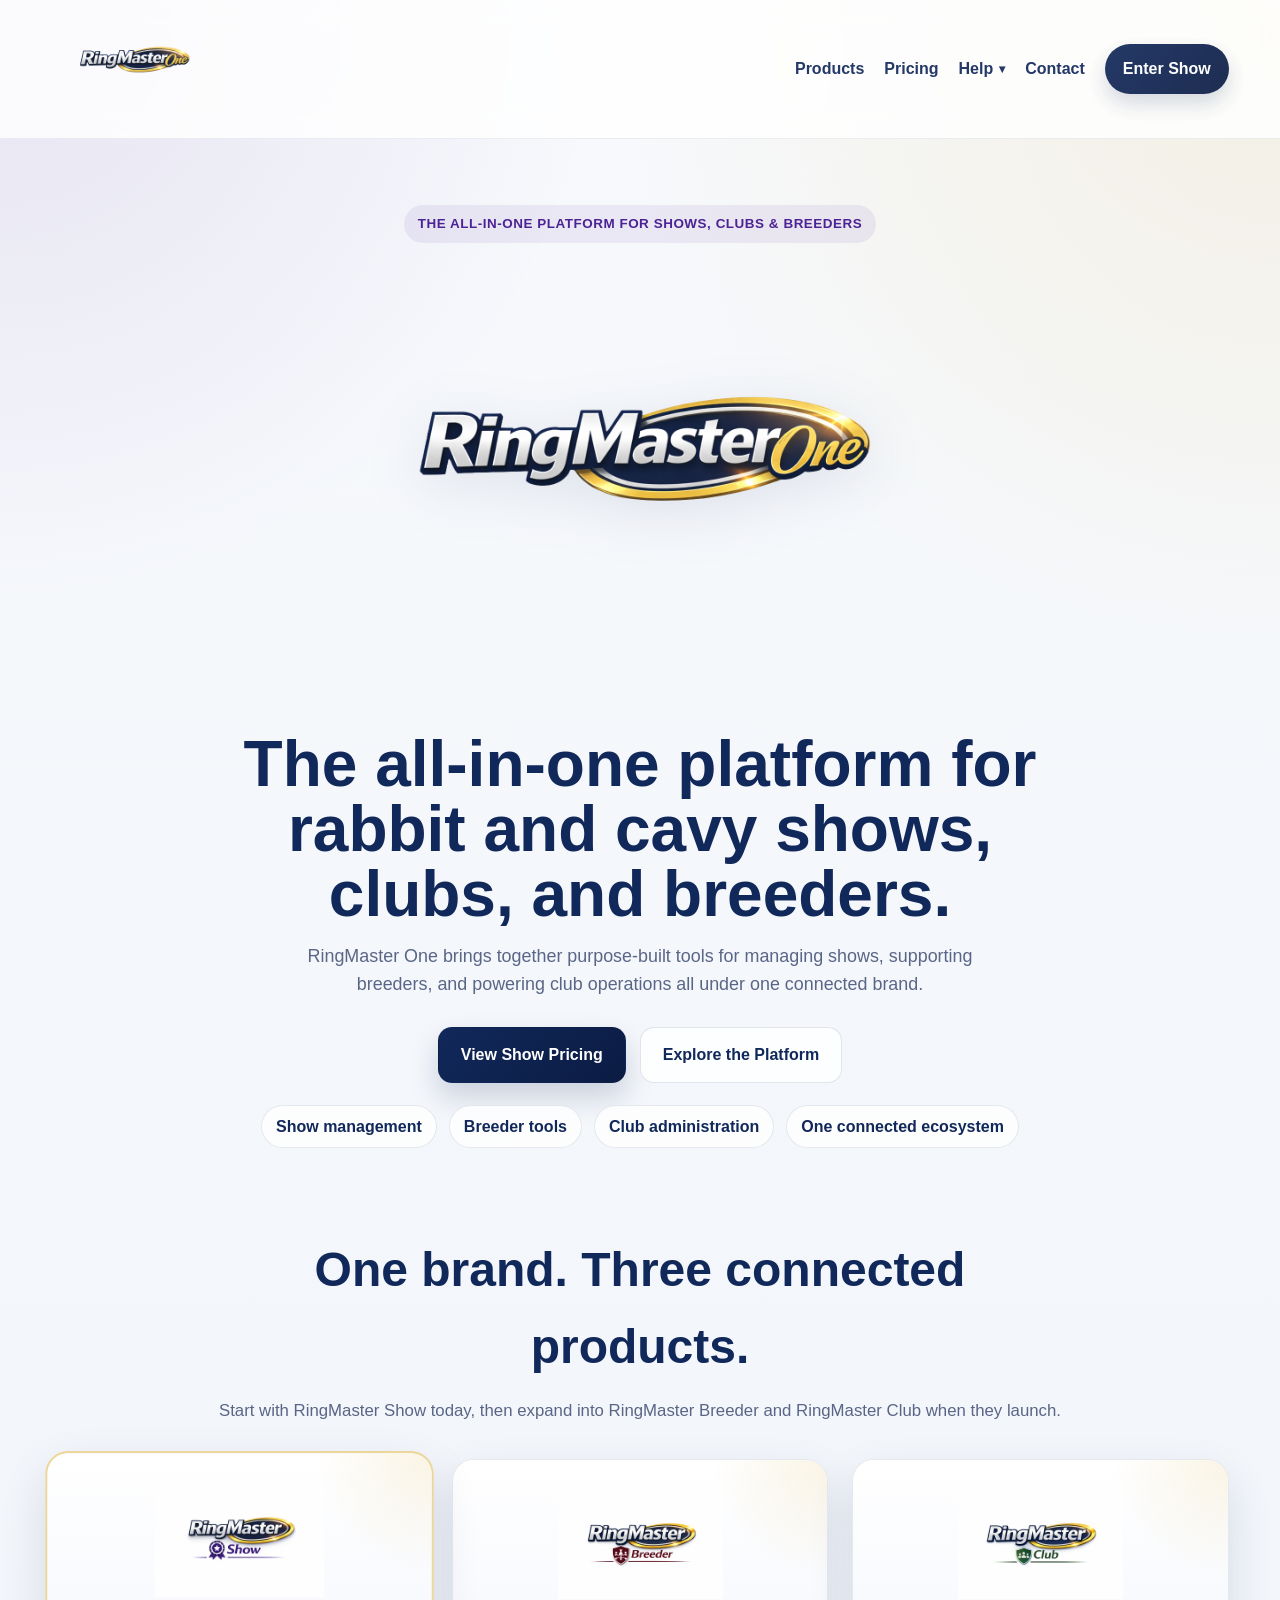
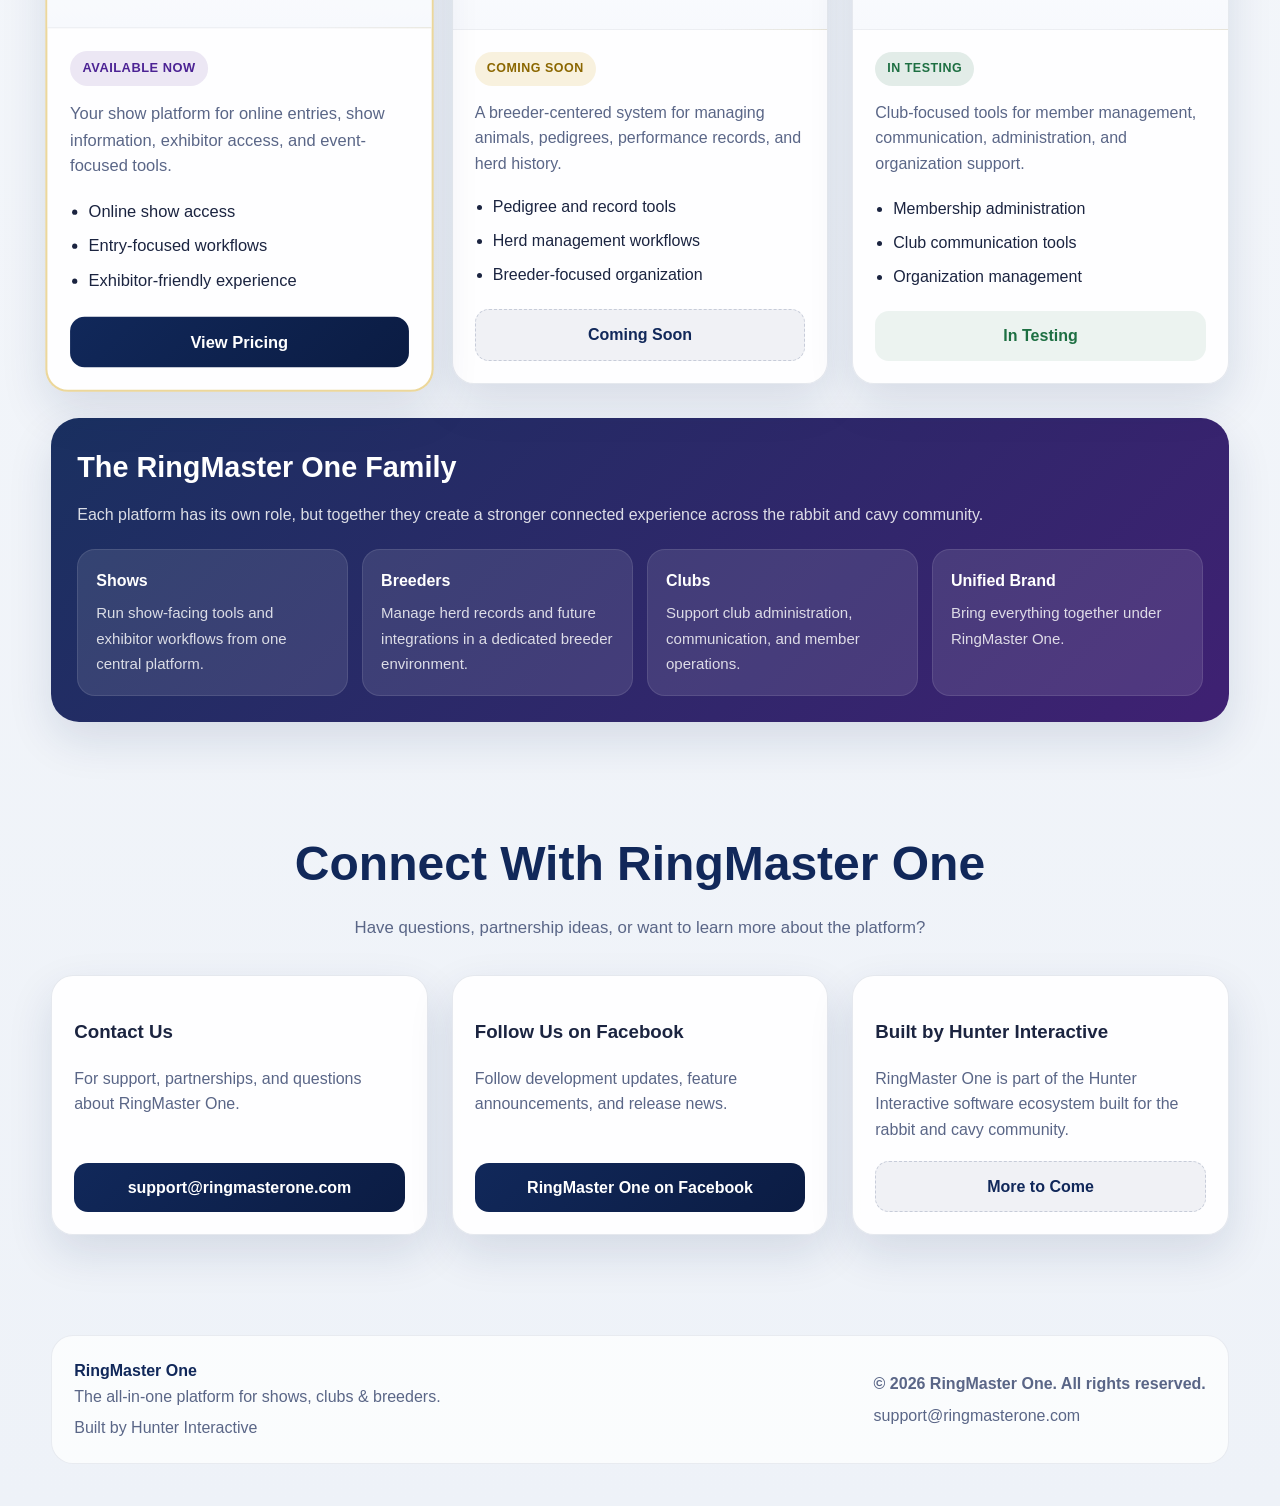
<file: public/index.html>
<!DOCTYPE html>
<html lang="en">
<head>
  <meta charset="UTF-8" />
  <meta name="viewport" content="width=device-width, initial-scale=1.0" />
  <title>RingMaster One | Shows, Clubs & Breeders</title>
  <meta
    name="description"
    content="RingMaster One is the all-in-one platform for rabbit and cavy shows, clubs, and breeders."
  />
  <meta property="og:title" content="RingMaster One" />
  <meta property="og:description" content="The all-in-one platform for rabbit and cavy shows, clubs, and breeders." />
  <meta property="og:type" content="website" />
  <meta property="og:url" content="https://ringmasterone.com" />
  <meta property="og:image" content="RingMaster One Logo.png" />

  <style>
    :root {
      --navy: #11285a;
      --navy-dark: #0b1c43;
      --gold: #d4a623;
      --gold-light: #f2d15d;
      --purple: #4c2394;
      --purple-dark: #38186d;
      --text: #1b2440;
      --muted: #5a6687;
      --bg: #eef2f8;
      --white: #ffffff;
      --line: rgba(17, 40, 90, 0.12);
      --shadow: 0 18px 45px rgba(17, 40, 90, 0.12);
      --radius: 22px;
      --max: 1200px;
    }

    * {
      box-sizing: border-box;
    }

    html {
      scroll-behavior: smooth;
    }

    body {
      margin: 0;
      font-family: Arial, Helvetica, sans-serif;
      color: var(--text);
      background:
        radial-gradient(circle at top right, rgba(212,166,35,0.12), transparent 20%),
        radial-gradient(circle at top left, rgba(76,35,148,0.10), transparent 18%),
        linear-gradient(180deg, #f7f9fc 0%, #eef2f8 100%);
      line-height: 1.6;
    }

    img {
      max-width: 100%;
      display: block;
    }

    a {
      text-decoration: none;
      color: inherit;
    }

    .container {
      width: min(var(--max), 92%);
      margin: 0 auto;
    }

    .topbar {
      position: sticky;
      top: 0;
      z-index: 100;
      backdrop-filter: blur(12px);
      background: rgba(255,255,255,0.82);
      border-bottom: 1px solid rgba(17, 40, 90, 0.08);
    }

    .topbar-inner {
      display: flex;
      align-items: center;
      justify-content: space-between;
      gap: 20px;
      padding: 14px 0;
    }

    .brand-mini {
      display: flex;
      align-items: center;
      gap: 12px;
      min-width: 0;
    }

    .brand-mini img {
      width: 165px;
      max-width: 45vw;
      height: auto;
    }

    .nav-links {
      display: flex;
      align-items: center;
      gap: 20px;
      flex-wrap: wrap;
      justify-content: flex-end;
    }

    .nav-links a {
      font-weight: 700;
      color: var(--navy);
      opacity: 0.92;
    }

    .nav-links a:hover {
      color: var(--purple);
    }

    .nav-dropdown {
      position: relative;
      padding: 10px 0;
    }

    .nav-dropdown > a {
      display: inline-flex;
      align-items: center;
      gap: 6px;
      cursor: pointer;
      font-weight: 700;
      color: var(--navy);
      opacity: 0.92;
    }

    .nav-dropdown > a::after {
      content: "▾";
      font-size: 0.72rem;
    }

    .dropdown-menu {
      display: none;
      position: absolute;
      top: calc(100%);
      left: 0;
      min-width: 245px;
      background: var(--white);
      border: 1px solid rgba(17, 40, 90, 0.12);
      border-radius: 16px;
      box-shadow: 0 18px 45px rgba(17, 40, 90, 0.14);
      padding: 10px;
      z-index: 200;
    }

    .dropdown-menu a {
      display: block;
      padding: 10px 12px;
      border-radius: 10px;
      white-space: nowrap;
      font-size: 0.95rem;
    }

    .dropdown-menu a:hover {
      background: rgba(76,35,148,0.08);
      color: var(--purple);
    }

    .nav-dropdown:hover .dropdown-menu,
    .nav-dropdown:focus-within .dropdown-menu {
      display: block;
    }

    .nav-cta {
      background: linear-gradient(135deg, var(--navy) 0%, var(--navy-dark) 100%);
      color: var(--white) !important;
      padding: 12px 18px;
      border-radius: 999px;
      box-shadow: 0 10px 20px rgba(17, 40, 90, 0.18);
    }

    .hero {
      padding: 56px 0 40px;
    }

    .hero-grid {
      display: grid;
      grid-template-columns: 1fr;
      gap: 30px;
      align-items: center;
    }

    .hero-copy {
      padding: 10px 0;
      text-align: center;
      max-width: 900px;
      margin: 0 auto;
    }

    .eyebrow {
      display: inline-block;
      padding: 8px 14px;
      border-radius: 999px;
      background: rgba(76,35,148,0.08);
      color: var(--purple);
      font-weight: 800;
      letter-spacing: 0.04em;
      font-size: 0.84rem;
      text-transform: uppercase;
      margin-bottom: 18px;
    }

    .hero-logo {
      width: min(680px, 100%);
      margin: 0 auto 18px auto;
      filter: drop-shadow(0 12px 28px rgba(17,40,90,0.10));
    }

    .hero-copy h1 {
      font-size: clamp(2.4rem, 5vw, 4.5rem);
      line-height: 1.02;
      margin: 0 0 14px;
      color: var(--navy);
    }

    .hero-copy p {
      font-size: 1.12rem;
      color: var(--muted);
      max-width: 700px;
      margin: 0 auto 28px;
    }

    .hero-actions {
      display: flex;
      gap: 14px;
      flex-wrap: wrap;
      margin-bottom: 22px;
      justify-content: center;
    }

    .btn {
      display: inline-flex;
      align-items: center;
      justify-content: center;
      gap: 10px;
      min-height: 52px;
      padding: 14px 22px;
      border-radius: 14px;
      font-weight: 800;
      transition: 0.2s ease;
      border: 1px solid transparent;
    }

    .btn-primary {
      background: linear-gradient(135deg, var(--navy) 0%, var(--navy-dark) 100%);
      color: var(--white);
      box-shadow: 0 14px 28px rgba(17, 40, 90, 0.18);
    }

    .btn-primary:hover {
      transform: translateY(-1px);
    }

    .btn-secondary {
      background: rgba(255,255,255,0.82);
      color: var(--navy);
      border-color: rgba(17, 40, 90, 0.12);
    }

    .btn-secondary:hover {
      background: var(--white);
    }

    .hero-points {
      display: flex;
      flex-wrap: wrap;
      gap: 12px;
      justify-content: center;
    }

    .pill {
      display: inline-flex;
      align-items: center;
      min-height: 40px;
      padding: 8px 14px;
      border-radius: 999px;
      background: rgba(255,255,255,0.8);
      border: 1px solid rgba(17, 40, 90, 0.10);
      color: var(--navy);
      font-weight: 700;
    }

    .section {
      padding: 34px 0 70px;
    }

    .section-heading {
      text-align: center;
      max-width: 850px;
      margin: 0 auto 34px;
    }

    .section-heading h2 {
      margin: 0 0 12px;
      font-size: clamp(2rem, 4vw, 3rem);
      color: var(--navy);
    }

    .section-heading p {
      margin: 0;
      color: var(--muted);
      font-size: 1.05rem;
    }

    .products {
      display: grid;
      grid-template-columns: repeat(3, 1fr);
      gap: 24px;
    }

    .product-card {
      background: rgba(255,255,255,0.9);
      border: 1px solid rgba(17,40,90,0.10);
      border-radius: var(--radius);
      box-shadow: var(--shadow);
      overflow: hidden;
      display: flex;
      flex-direction: column;
    }

    .product-card.featured {
      border: 2px solid rgba(212,166,35,0.45);
      transform: scale(1.03);
    }

    .product-top {
      padding: 22px;
      min-height: 170px;
      display: flex;
      align-items: center;
      justify-content: center;
      background:
        radial-gradient(circle at top right, rgba(212,166,35,0.12), transparent 28%),
        linear-gradient(180deg, #ffffff 0%, #f7f9fd 100%);
      border-bottom: 1px solid rgba(17,40,90,0.08);
    }

    .product-top img {
      max-height: 110px;
      width: auto;
      object-fit: contain;
    }

    .product-body {
      padding: 22px;
      display: flex;
      flex-direction: column;
      flex: 1;
    }

    .badge {
      display: inline-block;
      align-self: flex-start;
      margin-bottom: 14px;
      padding: 7px 12px;
      border-radius: 999px;
      font-size: 0.78rem;
      font-weight: 800;
      text-transform: uppercase;
      letter-spacing: 0.04em;
    }

    .badge-live {
      background: rgba(76,35,148,0.10);
      color: var(--purple);
    }

    .badge-soon {
      background: rgba(212,166,35,0.15);
      color: #8b6700;
    }

    .badge-testing {
      background: rgba(29,111,66,0.12);
      color: #1d6f42;
    }

    .product-body p {
      margin: 0 0 18px;
      color: var(--muted);
      flex: 1;
    }

    .product-list {
      margin: 0 0 22px;
      padding-left: 18px;
      color: var(--text);
    }

    .product-list li + li {
      margin-top: 8px;
    }

    .product-link {
      display: inline-flex;
      justify-content: center;
      align-items: center;
      min-height: 48px;
      padding: 12px 16px;
      border-radius: 14px;
      font-weight: 800;
      text-align: center;
    }

    .product-link.live {
      background: linear-gradient(135deg, var(--navy) 0%, var(--navy-dark) 100%);
      color: var(--white);
    }

    .product-link.soon {
      background: rgba(17,40,90,0.06);
      color: var(--navy);
      border: 1px dashed rgba(17,40,90,0.18);
    }

    .product-link.testing {
      background: rgba(29,111,66,0.08);
      color: #1d6f42;
      border-color: rgba(29,111,66,0.28);
    }

    .ecosystem {
      margin-top: 34px;
      padding: 26px;
      background: linear-gradient(135deg, rgba(17,40,90,0.96) 0%, rgba(56,24,109,0.96) 100%);
      color: var(--white);
      border-radius: 28px;
      box-shadow: var(--shadow);
    }

    .ecosystem h3 {
      margin: 0 0 12px;
      font-size: 1.8rem;
    }

    .ecosystem p {
      margin: 0 0 22px;
      color: rgba(255,255,255,0.84);
    }

    .ecosystem-grid {
      display: grid;
      grid-template-columns: repeat(4, 1fr);
      gap: 14px;
    }

    .eco-item {
      background: rgba(255,255,255,0.10);
      border: 1px solid rgba(255,255,255,0.10);
      border-radius: 18px;
      padding: 18px;
    }

    .eco-item strong {
      display: block;
      margin-bottom: 6px;
      font-size: 1rem;
    }

    .eco-item span {
      color: rgba(255,255,255,0.82);
      font-size: 0.94rem;
    }

    .footer {
      padding: 30px 0 42px;
      color: var(--muted);
    }

    .footer-box {
      background: rgba(255,255,255,0.72);
      border: 1px solid rgba(17,40,90,0.08);
      border-radius: 22px;
      padding: 22px;
      display: flex;
      justify-content: space-between;
      gap: 18px;
      flex-wrap: wrap;
      align-items: center;
    }

    .footer-brand {
      font-weight: 800;
      color: var(--navy);
    }

    @media (max-width: 1050px) {
      .products,
      .ecosystem-grid {
        grid-template-columns: 1fr;
      }

      .hero {
        padding-top: 36px;
      }

      .product-card.featured {
        transform: none;
      }
    }

    @media (max-width: 720px) {
      .topbar-inner {
        flex-direction: column;
        align-items: flex-start;
      }

      .nav-links {
        justify-content: flex-start;
        gap: 14px;
      }

      .dropdown-menu {
        position: static;
        margin-top: 8px;
        min-width: 100%;
      }

      .nav-dropdown {
        width: 100%;
      }

      .hero-actions {
        flex-direction: column;
      }

      .btn {
        width: 100%;
      }

      .product-body,
      .product-top,
      .ecosystem,
      .footer-box {
        padding: 18px;
      }

      .section {
        padding-bottom: 50px;
      }
    }
  </style>
</head>

<body>
  <header class="topbar">
    <div class="container topbar-inner">
      <div class="brand-mini">
        <img src="RingMaster One Logo Transparent.png" alt="RingMaster One logo" />
      </div>

      <nav class="nav-links">
        <a href="#products">Products</a>
        <a href="show_pricing.html">Pricing</a>

        <div class="nav-dropdown">
          <a href="#">Help</a>
          <div class="dropdown-menu">
            <a href="help_exhibitors.html">Help for Exhibitors</a>
            <a href="help_secretaries.html">Help for Show Secretaries</a>
          </div>
        </div>

        <a href="#connect">Contact</a>
        <a class="nav-cta" href="https://show.ringmasterone.com">Enter Show</a>
      </nav>
    </div>
  </header>

  <main>
    <section class="hero">
      <div class="container hero-grid">
        <div class="hero-copy">
          <div class="eyebrow">The all-in-one platform for shows, clubs & breeders</div>
          <img class="hero-logo" src="RingMaster One Logo Transparent.png" alt="RingMaster One" />

          <h1>The all-in-one platform for rabbit and cavy shows, clubs, and breeders.</h1>
          <p>
            RingMaster One brings together purpose-built tools for managing shows,
            supporting breeders, and powering club operations all under one connected brand.
          </p>

          <div class="hero-actions">
            <a class="btn btn-primary" href="show_pricing.html">View Show Pricing</a>
            <a class="btn btn-secondary" href="#products">Explore the Platform</a>
          </div>

          <div class="hero-points">
            <span class="pill">Show management</span>
            <span class="pill">Breeder tools</span>
            <span class="pill">Club administration</span>
            <span class="pill">One connected ecosystem</span>
          </div>
        </div>
      </div>
    </section>

    <section id="products" class="section">
      <div class="container">
        <div class="section-heading">
          <h2>One brand. Three connected products.</h2>
          <p>
            Start with RingMaster Show today, then expand into RingMaster Breeder and RingMaster Club when they launch.
          </p>
        </div>

        <div class="products">
          <article class="product-card featured">
            <div class="product-top">
              <img src="RingMaster Show Logo.png" alt="RingMaster Show logo" />
            </div>

            <div class="product-body">
              <span class="badge badge-live">Available Now</span>
              <p>
                Your show platform for online entries, show information, exhibitor access, and event-focused tools.
              </p>

              <ul class="product-list">
                <li>Online show access</li>
                <li>Entry-focused workflows</li>
                <li>Exhibitor-friendly experience</li>
              </ul>

              <a class="product-link live" href="show_pricing.html">View Pricing</a>
            </div>
          </article>

          <article class="product-card">
            <div class="product-top">
              <img src="RingMaster Breeder Logo.png" alt="RingMaster Breeder logo" />
            </div>

            <div class="product-body">
              <span class="badge badge-soon">Coming Soon</span>
              <p>
                A breeder-centered system for managing animals, pedigrees, performance records, and herd history.
              </p>

              <ul class="product-list">
                <li>Pedigree and record tools</li>
                <li>Herd management workflows</li>
                <li>Breeder-focused organization</li>
              </ul>

              <div class="product-link soon">Coming Soon</div>
            </div>
          </article>

          <article class="product-card">
            <div class="product-top">
              <img src="RingMaster Club Logo.png" alt="RingMaster Club logo" />
            </div>

            <div class="product-body">
              <span class="badge badge-testing">In Testing</span>
              <p>
                Club-focused tools for member management, communication, administration, and organization support.
              </p>

              <ul class="product-list">
                <li>Membership administration</li>
                <li>Club communication tools</li>
                <li>Organization management</li>
              </ul>

              <div class="product-link testing">In Testing</div>
            </div>
          </article>
        </div>

        <div id="ecosystem" class="ecosystem">
          <h3>The RingMaster One Family</h3>
          <p>
            Each platform has its own role, but together they create a stronger connected experience across the rabbit and cavy community.
          </p>

          <div class="ecosystem-grid">
            <div class="eco-item">
              <strong>Shows</strong>
              <span>Run show-facing tools and exhibitor workflows from one central platform.</span>
            </div>
            <div class="eco-item">
              <strong>Breeders</strong>
              <span>Manage herd records and future integrations in a dedicated breeder environment.</span>
            </div>
            <div class="eco-item">
              <strong>Clubs</strong>
              <span>Support club administration, communication, and member operations.</span>
            </div>
            <div class="eco-item">
              <strong>Unified Brand</strong>
              <span>Bring everything together under RingMaster One.</span>
            </div>
          </div>
        </div>
      </div>
    </section>

    <section id="connect" class="section">
      <div class="container">
        <div class="section-heading">
          <h2>Connect With RingMaster One</h2>
          <p>
            Have questions, partnership ideas, or want to learn more about the platform?
          </p>
        </div>

        <div class="products">
          <div class="product-card">
            <div class="product-body">
              <h3>Contact Us</h3>
              <p>
                For support, partnerships, and questions about RingMaster One.
              </p>
              <a class="product-link live" href="mailto:support@ringmasterone.com">
                support@ringmasterone.com
              </a>
            </div>
          </div>

          <div class="product-card">
            <div class="product-body">
              <h3>Follow Us on Facebook</h3>
              <p>
                Follow development updates, feature announcements, and release news.
              </p>
              <a
                class="product-link live"
                href="https://www.facebook.com/profile.php?id=61586420124814"
                target="_blank"
                rel="noopener noreferrer"
              >
                RingMaster One on Facebook
              </a>
            </div>
          </div>

          <div class="product-card">
            <div class="product-body">
              <h3>Built by Hunter Interactive</h3>
              <p>
                RingMaster One is part of the Hunter Interactive software ecosystem built for the rabbit and cavy community.
              </p>
              <div class="product-link soon">More to Come</div>
            </div>
          </div>
        </div>
      </div>
    </section>
  </main>

  <footer class="footer">
    <div class="container">
      <div class="footer-box">
        <div>
          <div class="footer-brand">RingMaster One</div>
          <div>The all-in-one platform for shows, clubs & breeders.</div>
          <div style="margin-top: 6px;">Built by Hunter Interactive</div>
        </div>

        <div>
          <div><strong>© 2026 RingMaster One. All rights reserved.</strong></div>
          <div style="margin-top: 6px;">
            <a href="mailto:support@ringmasterone.com">support@ringmasterone.com</a>
          </div>
        </div>
      </div>
    </div>
  </footer>
</body>
</html>
</file>
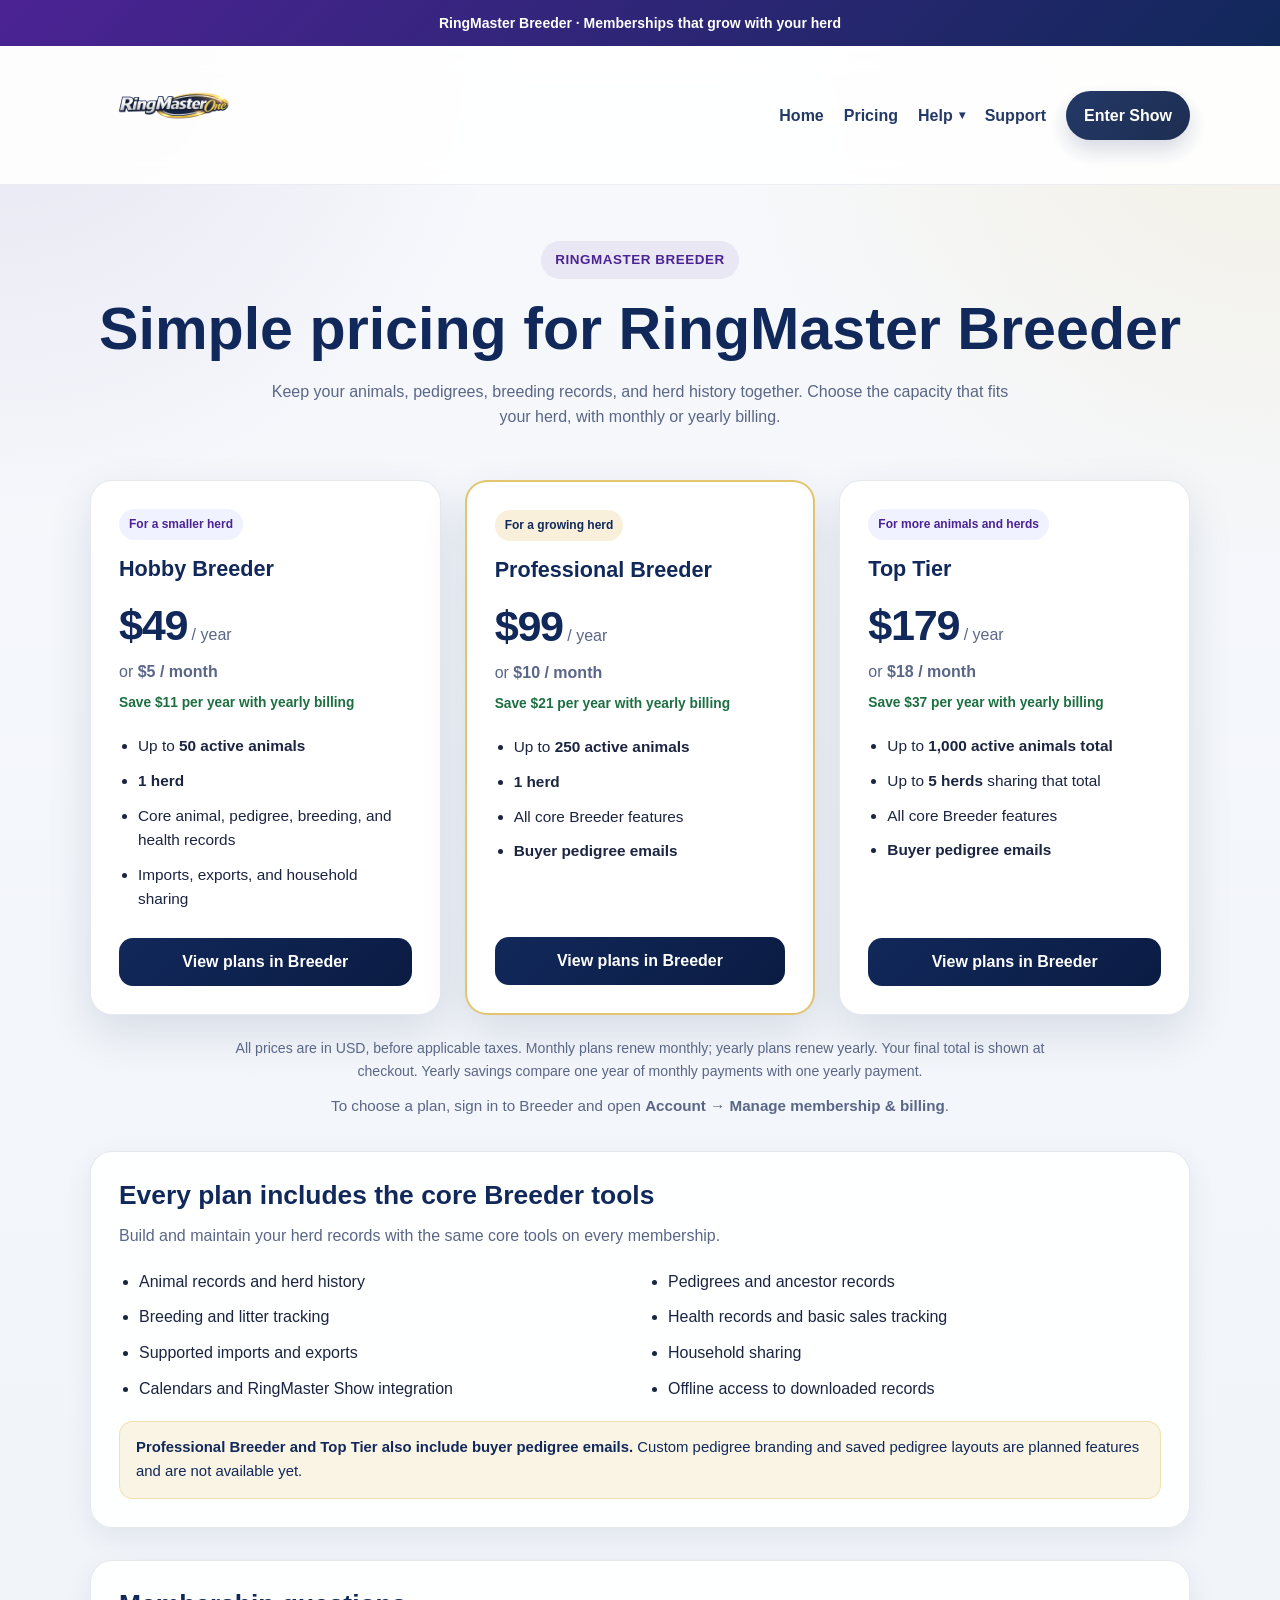
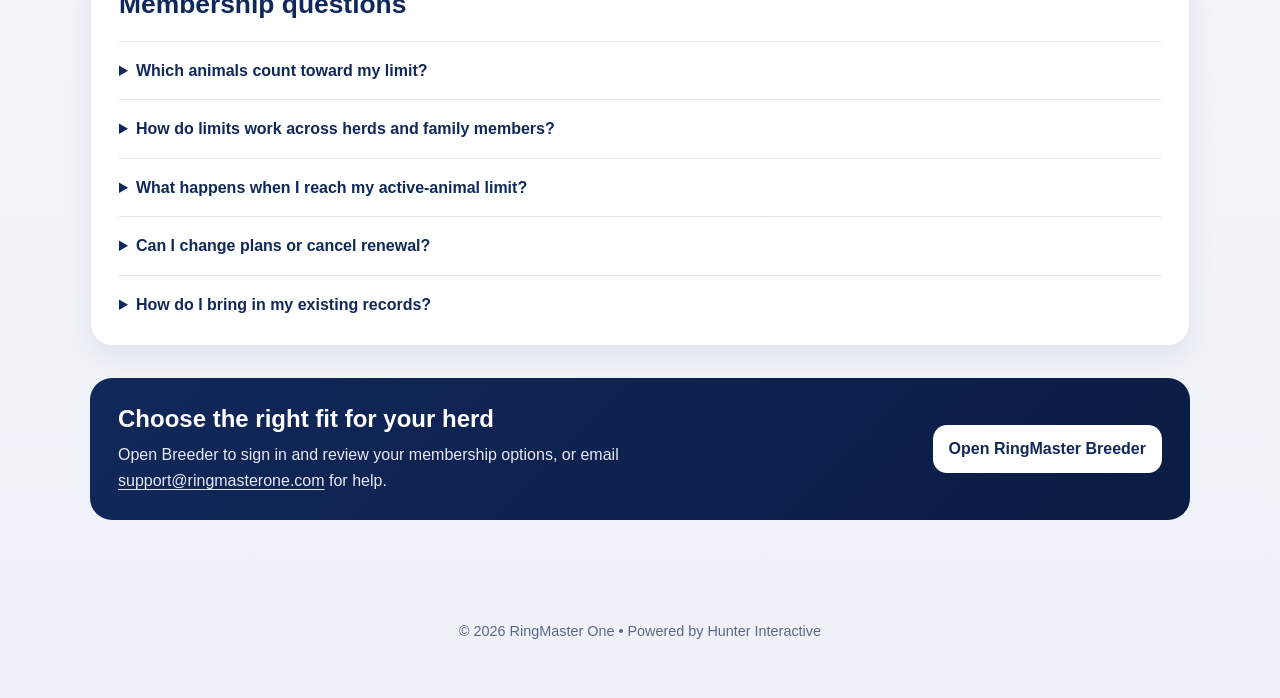
<file: public/breeder_pricing.html>
<!DOCTYPE html>
<html lang="en">
<head>
<meta charset="UTF-8" />
<meta name="viewport" content="width=device-width, initial-scale=1.0" />
<meta name="robots" content="noindex, nofollow, noarchive" />
<title>RingMaster One | Breeder Pricing</title>
<meta name="description" content="Compare RingMaster Breeder monthly and yearly memberships: Hobby Breeder, Professional Breeder, and Top Tier." />
<!-- Direct-link-only page. Keep this page out of the homepage and public navigation. -->
<!-- Prices and limits verified against the Breeder billing catalog on October 26, 2026. -->
<style>
:root{
--navy:#11285a;
--navy-dark:#0b1c43;
--gold:#d4a623;
--purple:#4c2394;
--text:#1b2440;
--muted:#5a6687;
--bg:#eef2f8;
--white:#ffffff;
--shadow:0 18px 45px rgba(17,40,90,.12);
--radius:22px;
--max:1100px;
--sale:#c62828;
--sale-bg:#fff4f4;
--green:#1d6f42;
}

*{box-sizing:border-box}

body{
margin:0;
font-family:Arial, Helvetica, sans-serif;
color:var(--text);
background:linear-gradient(180deg,#f7f9fc 0%,#eef2f8 100%);
}

a{
text-decoration:none;
color:inherit;
}

.container{
width:min(var(--max),92%);
margin:auto;
}

.promo-bar{
background:linear-gradient(135deg,var(--purple),var(--navy));
color:white;
text-align:center;
padding:12px 16px;
font-weight:800;
font-size:14px;
}

header{
position:sticky;
top:0;
z-index:100;
background:rgba(255,255,255,.9);
backdrop-filter:blur(12px);
border-bottom:1px solid rgba(17,40,90,.08);
}

.header-inner{
display:flex;
justify-content:space-between;
align-items:center;
gap:20px;
padding:14px 0;
}

.brand{
display:inline-flex;
align-items:center;
}

.brand img{
display:block;
width:165px;
height:auto;
}

.nav-links{
display:flex;
align-items:center;
gap:20px;
flex-wrap:wrap;
justify-content:flex-end;
}

.nav-links a,
.nav-dropdown > a{
font-weight:700;
color:var(--navy);
opacity:.92;
}

.nav-links a:hover,
.nav-dropdown > a:hover{
color:var(--purple);
}

.nav-dropdown{
position:relative;
padding:10px 0;
}

.nav-dropdown > a{
display:inline-flex;
align-items:center;
gap:6px;
cursor:pointer;
}

.nav-dropdown > a::after{
content:"▾";
font-size:.72rem;
}

.dropdown-menu{
display:none;
position:absolute;
top:100%;
left:0;
min-width:245px;
background:var(--white);
border:1px solid rgba(17,40,90,.12);
border-radius:16px;
box-shadow:0 18px 45px rgba(17,40,90,.14);
padding:10px;
z-index:200;
}

.dropdown-menu a{
display:block;
padding:10px 12px;
border-radius:10px;
white-space:nowrap;
font-size:.95rem;
}

.dropdown-menu a:hover{
background:rgba(76,35,148,.08);
color:var(--purple);
}

.nav-dropdown:hover .dropdown-menu,
.nav-dropdown:focus-within .dropdown-menu{
display:block;
}

.nav-cta{
background:linear-gradient(135deg,var(--navy),var(--navy-dark));
color:white !important;
padding:12px 18px;
border-radius:999px;
box-shadow:0 10px 20px rgba(17,40,90,.18);
}


html{scroll-behavior:smooth}
body{line-height:1.6;background:radial-gradient(circle at top right,rgba(212,166,35,.12),transparent 22%),radial-gradient(circle at top left,rgba(76,35,148,.10),transparent 20%),linear-gradient(180deg,#f7f9fc 0%,#eef2f8 100%)}
:focus-visible{outline:3px solid var(--purple);outline-offset:4px}
.skip-link{position:absolute;top:8px;left:4%;z-index:300;padding:10px 18px;background:white;color:var(--navy);border-radius:10px;transform:translateY(-160%)}
.skip-link:focus{transform:translateY(0)}
.hero{padding:56px 0 32px;text-align:center}
.eyebrow{display:inline-block;padding:8px 14px;border-radius:999px;background:rgba(76,35,148,.08);color:var(--purple);font-weight:800;letter-spacing:.04em;font-size:.84rem;text-transform:uppercase;margin-bottom:18px}
.hero h1{font-size:clamp(2.35rem,5vw,3.7rem);line-height:1.08;margin:0 0 18px;color:var(--navy)}
.hero p{color:var(--muted);max-width:750px;margin:0 auto}
.pricing{padding:18px 0 64px;scroll-margin-top:160px}
.pricing-grid{display:grid;grid-template-columns:repeat(3,minmax(0,1fr));gap:24px}
.card{background:white;padding:28px;border-radius:var(--radius);box-shadow:var(--shadow);border:1px solid rgba(17,40,90,.1);display:flex;flex-direction:column;min-width:0}
.card.featured{border:2px solid rgba(212,166,35,.65)}
.badge{font-size:.75rem;font-weight:800;padding:6px 10px;border-radius:999px;background:#f0f3ff;color:var(--purple);width:fit-content;margin-bottom:16px}
.featured .badge{background:rgba(212,166,35,.17);color:var(--navy)}
.card h2{font-size:1.35rem;line-height:1.25;margin:0 0 18px;color:var(--navy)}
.price{color:var(--navy);font-size:2.7rem;line-height:1.15;font-weight:900;margin:0 0 8px;letter-spacing:-.03em}
.price span{color:var(--muted);font-size:1rem;font-weight:400;letter-spacing:0}
.monthly{color:var(--muted);margin:0 0 8px}
.save{font-size:.86rem;font-weight:700;color:var(--green);margin:0 0 20px}
.card ul{padding-left:19px;margin:0 0 26px;color:var(--text);font-size:.96rem}
.card li+li{margin-top:10px}
.card .plan-link{margin-top:auto}
.plan-link{display:block;border-radius:14px;background:linear-gradient(135deg,var(--navy),var(--navy-dark));padding:13px 16px;color:white;text-align:center;font-weight:800;line-height:1.4}
.plan-link:hover{box-shadow:0 8px 18px rgba(17,40,90,.2)}
.price-note{font-size:.88rem;color:var(--muted);text-align:center;max-width:820px;margin:22px auto 0}
.membership-note{text-align:center;max-width:780px;margin:12px auto 0;color:var(--muted);font-size:.95rem}
.text-link{color:var(--purple);font-weight:700;text-decoration:underline;text-underline-offset:3px}
.content-card{background:rgba(255,255,255,.92);border:1px solid rgba(17,40,90,.1);border-radius:var(--radius);padding:28px;margin-top:32px;box-shadow:0 10px 28px rgba(17,40,90,.07)}
.content-card h2{color:var(--navy);font-size:1.65rem;line-height:1.2;margin:0 0 12px}
.content-card>p{color:var(--muted);margin:0 0 20px}
.feature-list{padding-left:20px;margin:0;display:grid;grid-template-columns:repeat(2,minmax(0,1fr));gap:10px 36px;color:var(--text)}
.feature-note{margin:20px 0 0!important;padding:14px 16px;background:rgba(212,166,35,.12);border:1px solid rgba(212,166,35,.25);border-radius:14px;font-size:.93rem;color:var(--navy)!important}
.faq-list{margin-top:20px}
details{border-top:1px solid rgba(17,40,90,.12);padding:16px 0}
details:last-child{padding-bottom:0}
summary{cursor:pointer;font-weight:700;color:var(--navy);padding-right:12px}
details p{color:var(--muted);margin:12px 0 0}
.signup{margin-top:32px;padding:26px 28px;background:linear-gradient(135deg,var(--navy),var(--navy-dark));border-radius:var(--radius);color:white;display:flex;justify-content:space-between;gap:24px;align-items:center}
.signup h2{margin:0 0 8px;font-size:1.5rem;line-height:1.25}
.signup p{margin:0;color:#e4e9f6;max-width:650px}
.signup .plan-link{background:white;color:var(--navy);flex-shrink:0}
footer{padding:22px 0 40px;text-align:center;color:var(--muted);font-size:.9rem}
@media(max-width:900px){.pricing-grid{gap:16px}.card{padding:23px}.card h2{font-size:1.2rem}}
@media(max-width:800px){header{position:static}.header-inner{flex-direction:column;align-items:flex-start}.nav-links{justify-content:flex-start;gap:14px}.dropdown-menu{position:static;margin-top:8px;min-width:100%}.nav-dropdown{width:100%}.pricing-grid{grid-template-columns:1fr}.feature-list{grid-template-columns:1fr}.card{padding:26px}.card h2{font-size:1.4rem}.content-card{padding:22px}.signup{flex-direction:column;align-items:stretch;padding:24px}.pricing{scroll-margin-top:24px}}
@media(prefers-reduced-motion:reduce){html{scroll-behavior:auto}}
</style>
</head>
<body>
<a class="skip-link" href="#main-content">Skip to content</a>
<div class="promo-bar">RingMaster Breeder · Memberships that grow with your herd</div>
<header>
<div class="container header-inner">
<a class="brand" href="index.html" aria-label="RingMaster One home">
<img src="RingMaster One Logo Transparent.png" alt="RingMaster One" />
</a>

<nav class="nav-links" aria-label="Main navigation">
<a href="index.html">Home</a>
<a href="#pricing">Pricing</a>

<div class="nav-dropdown">
<a href="#">Help</a>
<div class="dropdown-menu">
<a href="help_exhibitors.html">Help for Exhibitors</a>
<a href="help_secretaries.html">Help for Show Secretaries</a>
</div>
</div>

<a href="mailto:support@ringmasterone.com">Support</a>
<a class="nav-cta" href="https://show.ringmasterone.com">Enter Show</a>
</nav>
</div>
</header>
<main id="main-content">
<section class="hero" aria-labelledby="page-title">
<div class="container">
<span class="eyebrow">RingMaster Breeder</span>
<h1 id="page-title">Simple pricing for RingMaster Breeder</h1>
<p>Keep your animals, pedigrees, breeding records, and herd history together.
Choose the capacity that fits your herd, with monthly or yearly billing.</p>
</div>
</section>
<section id="pricing" class="pricing" aria-label="Breeder membership plans">
<div class="container">
<div class="pricing-grid">
<article class="card" aria-labelledby="plan-hobby">
<div class="badge">For a smaller herd</div>
<h2 id="plan-hobby">Hobby Breeder</h2>
<p class="price">$49<span> / year</span></p>
<p class="monthly">or <strong>$5 / month</strong></p>
<p class="save">Save $11 per year with yearly billing</p>
<ul><li>Up to <strong>50 active animals</strong></li><li><strong>1 herd</strong></li><li>Core animal, pedigree, breeding, and health records</li><li>Imports, exports, and household sharing</li></ul>
<a class="plan-link" href="https://breeder.ringmasterone.com" aria-label="View Hobby Breeder and other plans in RingMaster Breeder">View plans in Breeder</a>
</article>
<article class="card featured" aria-labelledby="plan-pro">
<div class="badge">For a growing herd</div>
<h2 id="plan-pro">Professional Breeder</h2>
<p class="price">$99<span> / year</span></p>
<p class="monthly">or <strong>$10 / month</strong></p>
<p class="save">Save $21 per year with yearly billing</p>
<ul><li>Up to <strong>250 active animals</strong></li><li><strong>1 herd</strong></li><li>All core Breeder features</li><li><strong>Buyer pedigree emails</strong></li></ul>
<a class="plan-link" href="https://breeder.ringmasterone.com" aria-label="View Professional Breeder and other plans in RingMaster Breeder">View plans in Breeder</a>
</article>
<article class="card" aria-labelledby="plan-top">
<div class="badge">For more animals and herds</div>
<h2 id="plan-top">Top Tier</h2>
<p class="price">$179<span> / year</span></p>
<p class="monthly">or <strong>$18 / month</strong></p>
<p class="save">Save $37 per year with yearly billing</p>
<ul><li>Up to <strong>1,000 active animals total</strong></li><li>Up to <strong>5 herds</strong> sharing that total</li><li>All core Breeder features</li><li><strong>Buyer pedigree emails</strong></li></ul>
<a class="plan-link" href="https://breeder.ringmasterone.com" aria-label="View Top Tier and other plans in RingMaster Breeder">View plans in Breeder</a>
</article>
</div>
<p class="price-note">All prices are in USD, before applicable taxes. Monthly plans renew monthly; yearly plans renew yearly.
Your final total is shown at checkout. Yearly savings compare one year of monthly payments with one yearly payment.</p>
<p class="membership-note">To choose a plan, sign in to Breeder and open <strong>Account → Manage membership &amp; billing</strong>.</p>
<section class="content-card" aria-labelledby="included-title">
<h2 id="included-title">Every plan includes the core Breeder tools</h2>
<p>Build and maintain your herd records with the same core tools on every membership.</p>
<ul class="feature-list">
<li>Animal records and herd history</li>
<li>Pedigrees and ancestor records</li>
<li>Breeding and litter tracking</li>
<li>Health records and basic sales tracking</li>
<li>Supported imports and exports</li>
<li>Household sharing</li>
<li>Calendars and RingMaster Show integration</li>
<li>Offline access to downloaded records</li>
</ul>
<p class="feature-note"><strong>Professional Breeder and Top Tier also include buyer pedigree emails.</strong>
Custom pedigree branding and saved pedigree layouts are planned features and are not available yet.</p>
</section>
<section class="content-card" aria-labelledby="faq-title">
<h2 id="faq-title">Membership questions</h2>
<div class="faq-list">
<details>
<summary>Which animals count toward my limit?</summary>
<p>Active animals in your non-demo herds count toward your account total, including active young animals.
Sold, deceased, retired, archived, and pedigree-only ancestor records are excluded.</p>
</details>
<details>
<summary>How do limits work across herds and family members?</summary>
<p>Your allowance belongs to the account that owns the herd. Records added by accepted family members use that owner's allowance.
Top Tier shares its 1,000-active-animal total across up to five herds. Membership limits do not stack.</p>
</details>
<details>
<summary>What happens when I reach my active-animal limit?</summary>
<p>Reaching the limit starts a 30-day grace period during which growth is allowed. After that period,
you must reduce your active count below the limit or have a higher allowance before adding more active animals.
You can continue managing existing records and exporting your data. Reaching the limit does not delete records.</p>
</details>
<details>
<summary>Can I change plans or cancel renewal?</summary>
<p>Manage your membership in Breeder under Account → Manage membership &amp; billing.
Plan and billing-interval changes take effect at your next renewal, including upgrades.
Canceling stops future renewals; your paid access continues through the paid-through date.</p>
</details>
<details>
<summary>How do I bring in my existing records?</summary>
<p>Breeder supports Rabbit Register, Kintraks, Global Pedigree, RingMaster Show animals and history, and RingMaster Club profiles.
Available data depends on the source. Choose your imports during setup or return later through Account → Import &amp; export.</p>
</details>
</div>
</section>
<section class="signup" aria-labelledby="signup-title">
<div>
<h2 id="signup-title">Choose the right fit for your herd</h2>
<p>Open Breeder to sign in and review your membership options, or email
<a href="mailto:support@ringmasterone.com" style="text-decoration:underline;text-underline-offset:3px;">support@ringmasterone.com</a> for help.</p>
</div>
<a class="plan-link" href="https://breeder.ringmasterone.com">Open RingMaster Breeder</a>
</section>
</div>
</section>
</main>
<footer>
<div class="container">
<p>© 2026 RingMaster One • Powered by Hunter Interactive</p>
</div>
</footer>
</body>
</html>
</file>
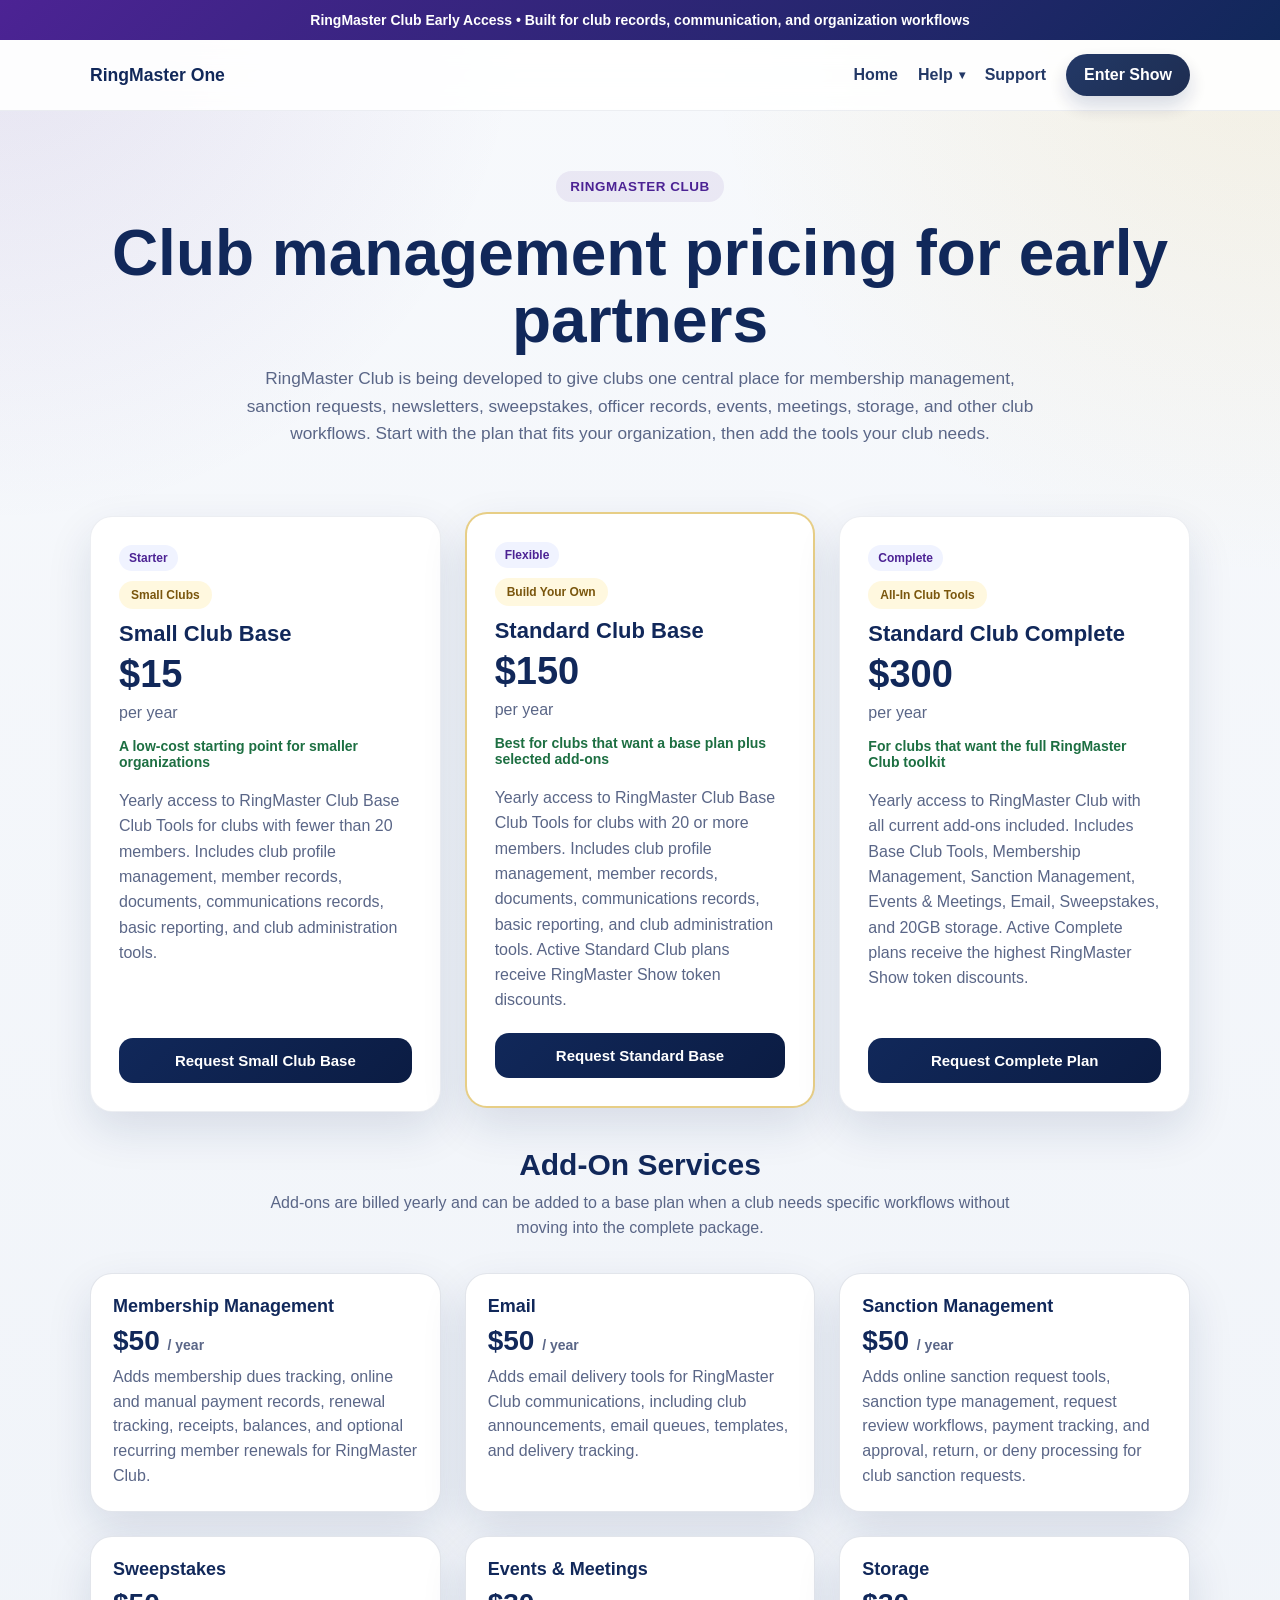
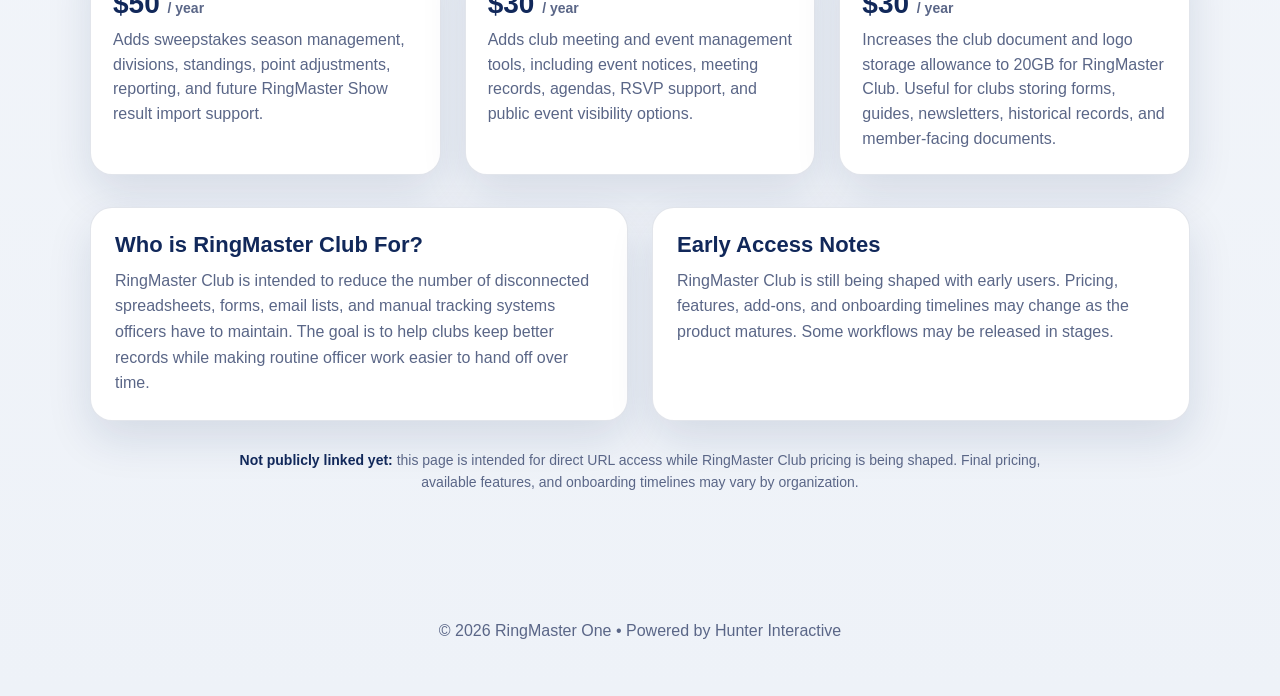
<file: public/club_pricing.html>
<!DOCTYPE html>
<html lang="en">
<head>
<meta charset="UTF-8" />
<meta name="viewport" content="width=device-width, initial-scale=1.0" />
<title>RingMaster One | Club Pricing</title>
<meta name="description" content="Early access pricing information for RingMaster Club." />

<style>
:root{
--navy:#11285a;
--navy-dark:#0b1c43;
--gold:#d4a623;
--purple:#4c2394;
--text:#1b2440;
--muted:#5a6687;
--bg:#eef2f8;
--white:#ffffff;
--shadow:0 18px 45px rgba(17,40,90,.12);
--radius:22px;
--max:1100px;
--green:#1d6f42;
--line:rgba(17,40,90,.12);
}

*{box-sizing:border-box}

body{
margin:0;
font-family:Arial, Helvetica, sans-serif;
color:var(--text);
background:
radial-gradient(circle at top right,rgba(212,166,35,.12),transparent 22%),
radial-gradient(circle at top left,rgba(76,35,148,.10),transparent 20%),
linear-gradient(180deg,#f7f9fc 0%,#eef2f8 100%);
}

a{
text-decoration:none;
color:inherit;
}

.container{
width:min(var(--max),92%);
margin:auto;
}

.promo-bar{
background:linear-gradient(135deg,var(--purple),var(--navy));
color:white;
text-align:center;
padding:12px 16px;
font-weight:800;
font-size:14px;
}

header{
position:sticky;
top:0;
z-index:100;
background:rgba(255,255,255,.9);
backdrop-filter:blur(12px);
border-bottom:1px solid rgba(17,40,90,.08);
}

.header-inner{
display:flex;
justify-content:space-between;
align-items:center;
gap:20px;
padding:14px 0;
}

.brand{
font-weight:900;
color:var(--navy);
font-size:1.1rem;
}

.nav-links{
display:flex;
align-items:center;
gap:20px;
flex-wrap:wrap;
justify-content:flex-end;
}

.nav-links a,
.nav-dropdown > a{
font-weight:700;
color:var(--navy);
opacity:.92;
}

.nav-links a:hover,
.nav-dropdown > a:hover{
color:var(--purple);
}

.nav-dropdown{
position:relative;
padding:10px 0;
}

.nav-dropdown > a{
display:inline-flex;
align-items:center;
gap:6px;
cursor:pointer;
}

.nav-dropdown > a::after{
content:"▾";
font-size:.72rem;
}

.dropdown-menu{
display:none;
position:absolute;
top:100%;
left:0;
min-width:245px;
background:var(--white);
border:1px solid rgba(17,40,90,.12);
border-radius:16px;
box-shadow:0 18px 45px rgba(17,40,90,.14);
padding:10px;
z-index:200;
}

.dropdown-menu a{
display:block;
padding:10px 12px;
border-radius:10px;
white-space:nowrap;
font-size:.95rem;
}

.dropdown-menu a:hover{
background:rgba(76,35,148,.08);
color:var(--purple);
}

.nav-dropdown:hover .dropdown-menu,
.nav-dropdown:focus-within .dropdown-menu{
display:block;
}

.nav-cta{
background:linear-gradient(135deg,var(--navy),var(--navy-dark));
color:white !important;
padding:12px 18px;
border-radius:999px;
box-shadow:0 10px 20px rgba(17,40,90,.18);
}

.hero{
padding:60px 0 30px;
text-align:center;
}

.eyebrow{
display:inline-block;
padding:8px 14px;
border-radius:999px;
background:rgba(76,35,148,.08);
color:var(--purple);
font-weight:800;
letter-spacing:.04em;
font-size:.84rem;
text-transform:uppercase;
margin-bottom:18px;
}

.hero h1{
font-size:clamp(2.35rem,5vw,4.1rem);
line-height:1.04;
margin:0 0 12px;
color:var(--navy);
}

.hero p{
color:var(--muted);
max-width:790px;
margin:auto;
line-height:1.6;
font-size:1.08rem;
}

.pricing{
padding:38px 0 72px;
}

.pricing-grid{
display:grid;
grid-template-columns:repeat(auto-fit,minmax(235px,1fr));
gap:24px;
}

.card{
background:white;
padding:28px;
border-radius:var(--radius);
box-shadow:var(--shadow);
display:flex;
flex-direction:column;
position:relative;
border:1px solid rgba(17,40,90,.08);
}

.card.featured{
border:2px solid rgba(212,166,35,.55);
transform:translateY(-4px);
}

.badge{
font-size:12px;
font-weight:800;
padding:6px 10px;
border-radius:999px;
background:#f0f3ff;
color:var(--purple);
width:fit-content;
margin-bottom:10px;
}

.launch-badge{
display:inline-block;
font-size:12px;
font-weight:900;
padding:7px 12px;
border-radius:999px;
background:#fff8df;
color:#7a560d;
margin-bottom:12px;
width:fit-content;
}

.plan{
font-size:22px;
font-weight:900;
margin-bottom:8px;
color:var(--navy);
}

.price{
font-size:38px;
font-weight:900;
color:var(--navy);
line-height:1;
margin-bottom:8px;
}

.price.small{
font-size:30px;
}

.sub{
color:var(--muted);
margin-bottom:14px;
line-height:1.45;
}

.description{
color:var(--muted);
line-height:1.58;
margin:0 0 20px;
}

.save{
font-size:14px;
font-weight:800;
color:var(--green);
margin-bottom:18px;
}

ul{
padding-left:18px;
margin:0 0 22px;
}

ul li+li{margin-top:8px}

a.plan-link{
margin-top:auto;
display:block;
}

button{
width:100%;
background:linear-gradient(135deg,var(--navy),var(--navy-dark));
color:white;
border:0;
border-radius:14px;
padding:14px;
font-weight:800;
cursor:pointer;
font-size:15px;
}

.details,
.addons-grid{
display:grid;
grid-template-columns:repeat(auto-fit,minmax(260px,1fr));
gap:24px;
margin-top:32px;
}

.info-box{
background:white;
border:1px solid var(--line);
border-radius:var(--radius);
box-shadow:var(--shadow);
padding:24px;
}

.info-box h2{
margin:0 0 10px;
color:var(--navy);
font-size:22px;
}

.info-box p{
margin:0;
color:var(--muted);
line-height:1.6;
}

.addon-section{
margin-top:36px;
}

.addon-section h2{
margin:0 0 8px;
text-align:center;
color:var(--navy);
font-size:30px;
}

.addon-section > p{
max-width:760px;
margin:0 auto;
text-align:center;
color:var(--muted);
line-height:1.6;
}

.addon-card{
background:white;
border:1px solid var(--line);
border-radius:var(--radius);
box-shadow:var(--shadow);
padding:22px;
}

.addon-card h3{
margin:0 0 8px;
color:var(--navy);
font-size:18px;
}

.addon-price{
font-size:28px;
font-weight:900;
color:var(--navy);
margin-bottom:8px;
}

.addon-price span{
font-size:14px;
font-weight:700;
color:var(--muted);
}

.addon-card p{
margin:0;
color:var(--muted);
line-height:1.55;
}

.note{
max-width:820px;
margin:28px auto 0;
text-align:center;
color:var(--muted);
font-size:14px;
line-height:1.6;
}

.note strong{
color:var(--navy);
}

footer{
padding:40px 0;
text-align:center;
color:var(--muted);
}

@media(max-width:850px){
.header-inner{
flex-direction:column;
align-items:flex-start;
}

.nav-links{
justify-content:flex-start;
gap:14px;
}

.dropdown-menu{
position:static;
margin-top:8px;
min-width:100%;
}

.nav-dropdown{
width:100%;
}

.pricing-grid,
.details,
.addons-grid{
grid-template-columns:1fr;
}

.card.featured{
transform:none;
}
}
</style>
</head>

<body>

<div class="promo-bar">
RingMaster Club Early Access • Built for club records, communication, and organization workflows
</div>

<header>
<div class="container header-inner">
<a class="brand" href="index.html">RingMaster One</a>

<nav class="nav-links">
<a href="index.html">Home</a>

<div class="nav-dropdown">
<a href="#">Help</a>
<div class="dropdown-menu">
<a href="help_exhibitors.html">Help for Exhibitors</a>
<a href="help_secretaries.html">Help for Show Secretaries</a>
</div>
</div>

<a href="mailto:support@ringmasterone.com">Support</a>
<a class="nav-cta" href="https://show.ringmasterone.com">Enter Show</a>
</nav>
</div>
</header>

<section class="hero">
<div class="container">
<span class="eyebrow">RingMaster Club</span>
<h1>Club management pricing for early partners</h1>
<p>
RingMaster Club is being developed to give clubs one central place for membership management,
sanction requests, newsletters, sweepstakes, officer records, events, meetings, storage, and other club
workflows. Start with the plan that fits your organization, then add the tools your club needs.
</p>
</div>
</section>

<section id="pricing" class="pricing">
<div class="container">

<div class="pricing-grid">

<div class="card">
<div class="badge">Starter</div>
<div class="launch-badge">Small Clubs</div>
<div class="plan">Small Club Base</div>
<div class="price">$15</div>
<div class="sub">per year</div>
<div class="save">A low-cost starting point for smaller organizations</div>
<p class="description">
Yearly access to RingMaster Club Base Club Tools for clubs with fewer than 20 members.
Includes club profile management, member records, documents, communications records,
basic reporting, and club administration tools.
</p>

<a class="plan-link" href="mailto:zayne@ringmasterone.com?subject=RingMaster%20Club%20Small%20Club%20Base">
<button>Request Small Club Base</button>
</a>
</div>

<div class="card featured">
<div class="badge">Flexible</div>
<div class="launch-badge">Build Your Own</div>
<div class="plan">Standard Club Base</div>
<div class="price">$150</div>
<div class="sub">per year</div>
<div class="save">Best for clubs that want a base plan plus selected add-ons</div>
<p class="description">
Yearly access to RingMaster Club Base Club Tools for clubs with 20 or more members.
Includes club profile management, member records, documents, communications records,
basic reporting, and club administration tools. Active Standard Club plans receive
RingMaster Show token discounts.
</p>

<a class="plan-link" href="mailto:zayne@ringmasterone.com?subject=RingMaster%20Club%20Standard%20Club%20Base">
<button>Request Standard Base</button>
</a>
</div>

<div class="card">
<div class="badge">Complete</div>
<div class="launch-badge">All-In Club Tools</div>
<div class="plan">Standard Club Complete</div>
<div class="price">$300</div>
<div class="sub">per year</div>
<div class="save">For clubs that want the full RingMaster Club toolkit</div>
<p class="description">
Yearly access to RingMaster Club with all current add-ons included. Includes Base Club Tools,
Membership Management, Sanction Management, Events &amp; Meetings, Email, Sweepstakes,
and 20GB storage. Active Complete plans receive the highest RingMaster Show token discounts.
</p>

<a class="plan-link" href="mailto:zayne@ringmasterone.com?subject=RingMaster%20Club%20Standard%20Club%20Complete">
<button>Request Complete Plan</button>
</a>
</div>

</div>

<div class="addon-section">
<h2>Add-On Services</h2>
<p>
Add-ons are billed yearly and can be added to a base plan when a club needs specific workflows
without moving into the complete package.
</p>

<div class="addons-grid">
<div class="addon-card">
<h3>Membership Management</h3>
<div class="addon-price">$50 <span>/ year</span></div>
<p>Adds membership dues tracking, online and manual payment records, renewal tracking, receipts, balances, and optional recurring member renewals for RingMaster Club.</p>
</div>

<div class="addon-card">
<h3>Email</h3>
<div class="addon-price">$50 <span>/ year</span></div>
<p>Adds email delivery tools for RingMaster Club communications, including club announcements, email queues, templates, and delivery tracking.</p>
</div>

<div class="addon-card">
<h3>Sanction Management</h3>
<div class="addon-price">$50 <span>/ year</span></div>
<p>Adds online sanction request tools, sanction type management, request review workflows, payment tracking, and approval, return, or deny processing for club sanction requests.</p>
</div>

<div class="addon-card">
<h3>Sweepstakes</h3>
<div class="addon-price">$50 <span>/ year</span></div>
<p>Adds sweepstakes season management, divisions, standings, point adjustments, reporting, and future RingMaster Show result import support.</p>
</div>

<div class="addon-card">
<h3>Events & Meetings</h3>
<div class="addon-price">$30 <span>/ year</span></div>
<p>Adds club meeting and event management tools, including event notices, meeting records, agendas, RSVP support, and public event visibility options.</p>
</div>

<div class="addon-card">
<h3>Storage</h3>
<div class="addon-price">$30 <span>/ year</span></div>
<p>Increases the club document and logo storage allowance to 20GB for RingMaster Club. Useful for clubs storing forms, guides, newsletters, historical records, and member-facing documents.</p>
</div>
</div>
</div>

<div class="details">
<div class="info-box">
<h2>Who is RingMaster Club For?</h2>
<p>
RingMaster Club is intended to reduce the number of disconnected spreadsheets, forms, email lists,
and manual tracking systems officers have to maintain. The goal is to help clubs keep better records
while making routine officer work easier to hand off over time.
</p>
</div>

<div class="info-box">
<h2>Early Access Notes</h2>
<p>
RingMaster Club is still being shaped with early users. Pricing, features, add-ons, and onboarding
timelines may change as the product matures. Some workflows may be released in stages.
</p>
</div>
</div>

<div class="note">
<strong>Not publicly linked yet:</strong> this page is intended for direct URL access while RingMaster Club pricing is being shaped.
Final pricing, available features, and onboarding timelines may vary by organization.
</div>

</div>
</section>

<footer>
<div class="container">
<p>© 2026 RingMaster One • Powered by Hunter Interactive</p>
</div>
</footer>

</body>
</html>
</file>
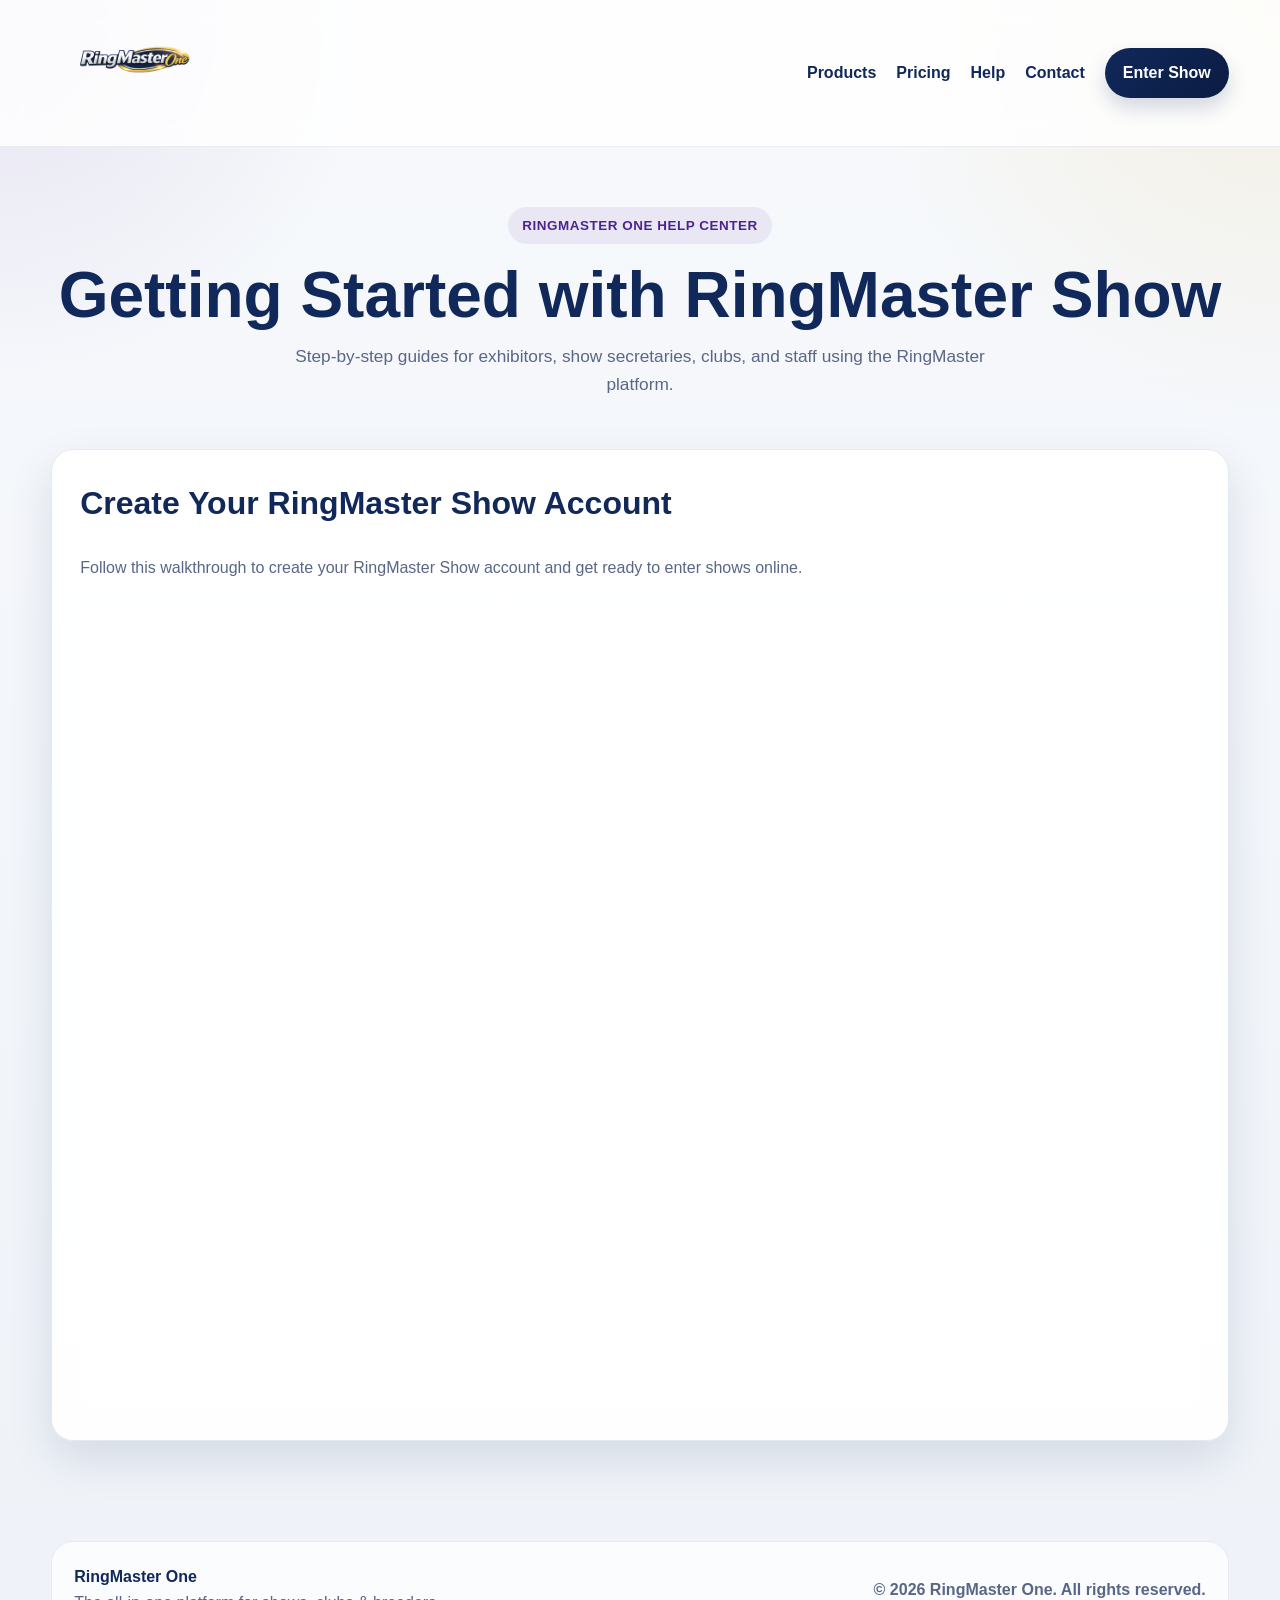
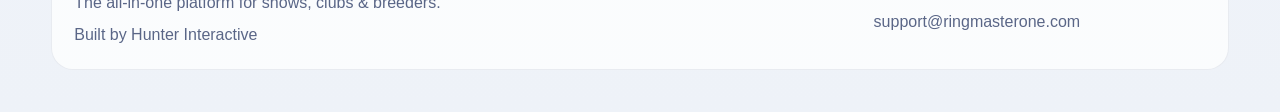
<file: public/help.html>
<!DOCTYPE html>
<html lang="en">
<head>
  <meta charset="UTF-8" />
  <meta name="viewport" content="width=device-width, initial-scale=1.0" />

  <title>RingMaster One Help Center</title>

  <meta
    name="description"
    content="RingMaster One Help Center with step-by-step guides for exhibitors, show secretaries, and clubs."
  />

  <style>
    :root {
      --navy: #11285a;
      --navy-dark: #0b1c43;
      --gold: #d4a623;
      --purple: #4c2394;
      --text: #1b2440;
      --muted: #5a6687;
      --bg: #eef2f8;
      --white: #ffffff;
      --line: rgba(17, 40, 90, 0.12);
      --shadow: 0 18px 45px rgba(17, 40, 90, 0.12);
      --radius: 22px;
      --max: 1200px;
    }

    * {
      box-sizing: border-box;
    }

    body {
      margin: 0;
      font-family: Arial, Helvetica, sans-serif;
      color: var(--text);
      background:
        radial-gradient(circle at top right, rgba(212,166,35,0.12), transparent 20%),
        radial-gradient(circle at top left, rgba(76,35,148,0.10), transparent 18%),
        linear-gradient(180deg, #f7f9fc 0%, #eef2f8 100%);
      line-height: 1.6;
    }

    a {
      text-decoration: none;
      color: inherit;
    }

    .container {
      width: min(var(--max), 92%);
      margin: 0 auto;
    }

    .topbar {
      position: sticky;
      top: 0;
      z-index: 100;
      backdrop-filter: blur(12px);
      background: rgba(255,255,255,0.82);
      border-bottom: 1px solid rgba(17, 40, 90, 0.08);
    }

    .topbar-inner {
      display: flex;
      align-items: center;
      justify-content: space-between;
      gap: 20px;
      padding: 14px 0;
      flex-wrap: wrap;
    }

    .brand-mini img {
      width: 165px;
      max-width: 45vw;
      height: auto;
    }

    .nav-links {
      display: flex;
      align-items: center;
      gap: 20px;
      flex-wrap: wrap;
    }

    .nav-links a {
      font-weight: 700;
      color: var(--navy);
    }

    .nav-links a:hover {
      color: var(--purple);
    }

    .nav-cta {
      background: linear-gradient(135deg, var(--navy) 0%, var(--navy-dark) 100%);
      color: var(--white) !important;
      padding: 12px 18px;
      border-radius: 999px;
      box-shadow: 0 10px 20px rgba(17, 40, 90, 0.18);
    }

    .hero {
      padding: 60px 0 30px;
      text-align: center;
    }

    .eyebrow {
      display: inline-block;
      padding: 8px 14px;
      border-radius: 999px;
      background: rgba(76,35,148,0.08);
      color: var(--purple);
      font-weight: 800;
      letter-spacing: 0.04em;
      font-size: 0.84rem;
      text-transform: uppercase;
      margin-bottom: 18px;
    }

    h1 {
      font-size: clamp(2.4rem, 5vw, 4rem);
      line-height: 1.05;
      margin: 0 0 14px;
      color: var(--navy);
    }

    .hero p {
      max-width: 760px;
      margin: 0 auto;
      color: var(--muted);
      font-size: 1.08rem;
    }

    .help-section {
      padding: 20px 0 70px;
    }

    .help-card {
      background: rgba(255,255,255,0.92);
      border: 1px solid rgba(17,40,90,0.10);
      border-radius: var(--radius);
      box-shadow: var(--shadow);
      padding: 28px;
      overflow: hidden;
    }

    .help-card h2 {
      margin-top: 0;
      color: var(--navy);
      font-size: 2rem;
    }

    .help-card p {
      color: var(--muted);
      margin-bottom: 24px;
    }

    iframe {
      width: 100%;
      height: 800px;
      border: 0;
      border-radius: 18px;
      background: white;
    }

    .footer {
      padding: 30px 0 42px;
      color: var(--muted);
    }

    .footer-box {
      background: rgba(255,255,255,0.72);
      border: 1px solid rgba(17,40,90,0.08);
      border-radius: 22px;
      padding: 22px;
      display: flex;
      justify-content: space-between;
      gap: 18px;
      flex-wrap: wrap;
      align-items: center;
    }

    .footer-brand {
      font-weight: 800;
      color: var(--navy);
    }

    @media (max-width: 720px) {
      .topbar-inner {
        flex-direction: column;
        align-items: flex-start;
      }

      iframe {
        height: 700px;
      }

      .help-card {
        padding: 18px;
      }
    }
  </style>
</head>

<body>

  <header class="topbar">
    <div class="container topbar-inner">

      <div class="brand-mini">
        <a href="index.html">
          <img src="RingMaster One Logo Transparent.png" alt="RingMaster One logo" />
        </a>
      </div>

      <nav class="nav-links">
        <a href="index.html#products">Products</a>
        <a href="show_pricing.html">Pricing</a>
        <a href="help.html">Help</a>
        <a href="index.html#connect">Contact</a>
        <a class="nav-cta" href="https://show.ringmasterone.com">
          Enter Show
        </a>
      </nav>

    </div>
  </header>

  <main>

    <section class="hero">
      <div class="container">

        <div class="eyebrow">
          RingMaster One Help Center
        </div>

        <h1>Getting Started with RingMaster Show</h1>

        <p>
          Step-by-step guides for exhibitors, show secretaries, clubs,
          and staff using the RingMaster platform.
        </p>

      </div>
    </section>

    <section class="help-section">
      <div class="container">

        <div class="help-card">

          <h2>Create Your RingMaster Show Account</h2>

          <p>
            Follow this walkthrough to create your RingMaster Show account
            and get ready to enter shows online.
          </p>

          <iframe
            src="https://scribehow.com/embed/Creating_Your_RingMaster_Show_Account__CnLLYjeMQBuMcB7lxzsI8Q?as=scrollable"
            allow="fullscreen"
            style="min-height: 640px">
          </iframe>

        </div>

      </div>
    </section>

  </main>

  <footer class="footer">
    <div class="container">
      <div class="footer-box">

        <div>
          <div class="footer-brand">RingMaster One</div>
          <div>The all-in-one platform for shows, clubs & breeders.</div>
          <div style="margin-top: 6px;">Built by Hunter Interactive</div>
        </div>

        <div>
          <div><strong>© 2026 RingMaster One. All rights reserved.</strong></div>

          <div style="margin-top: 6px;">
            <a href="mailto:support@ringmasterone.com">
              support@ringmasterone.com
            </a>
          </div>
        </div>

      </div>
    </div>
  </footer>

</body>
</html>
</file>
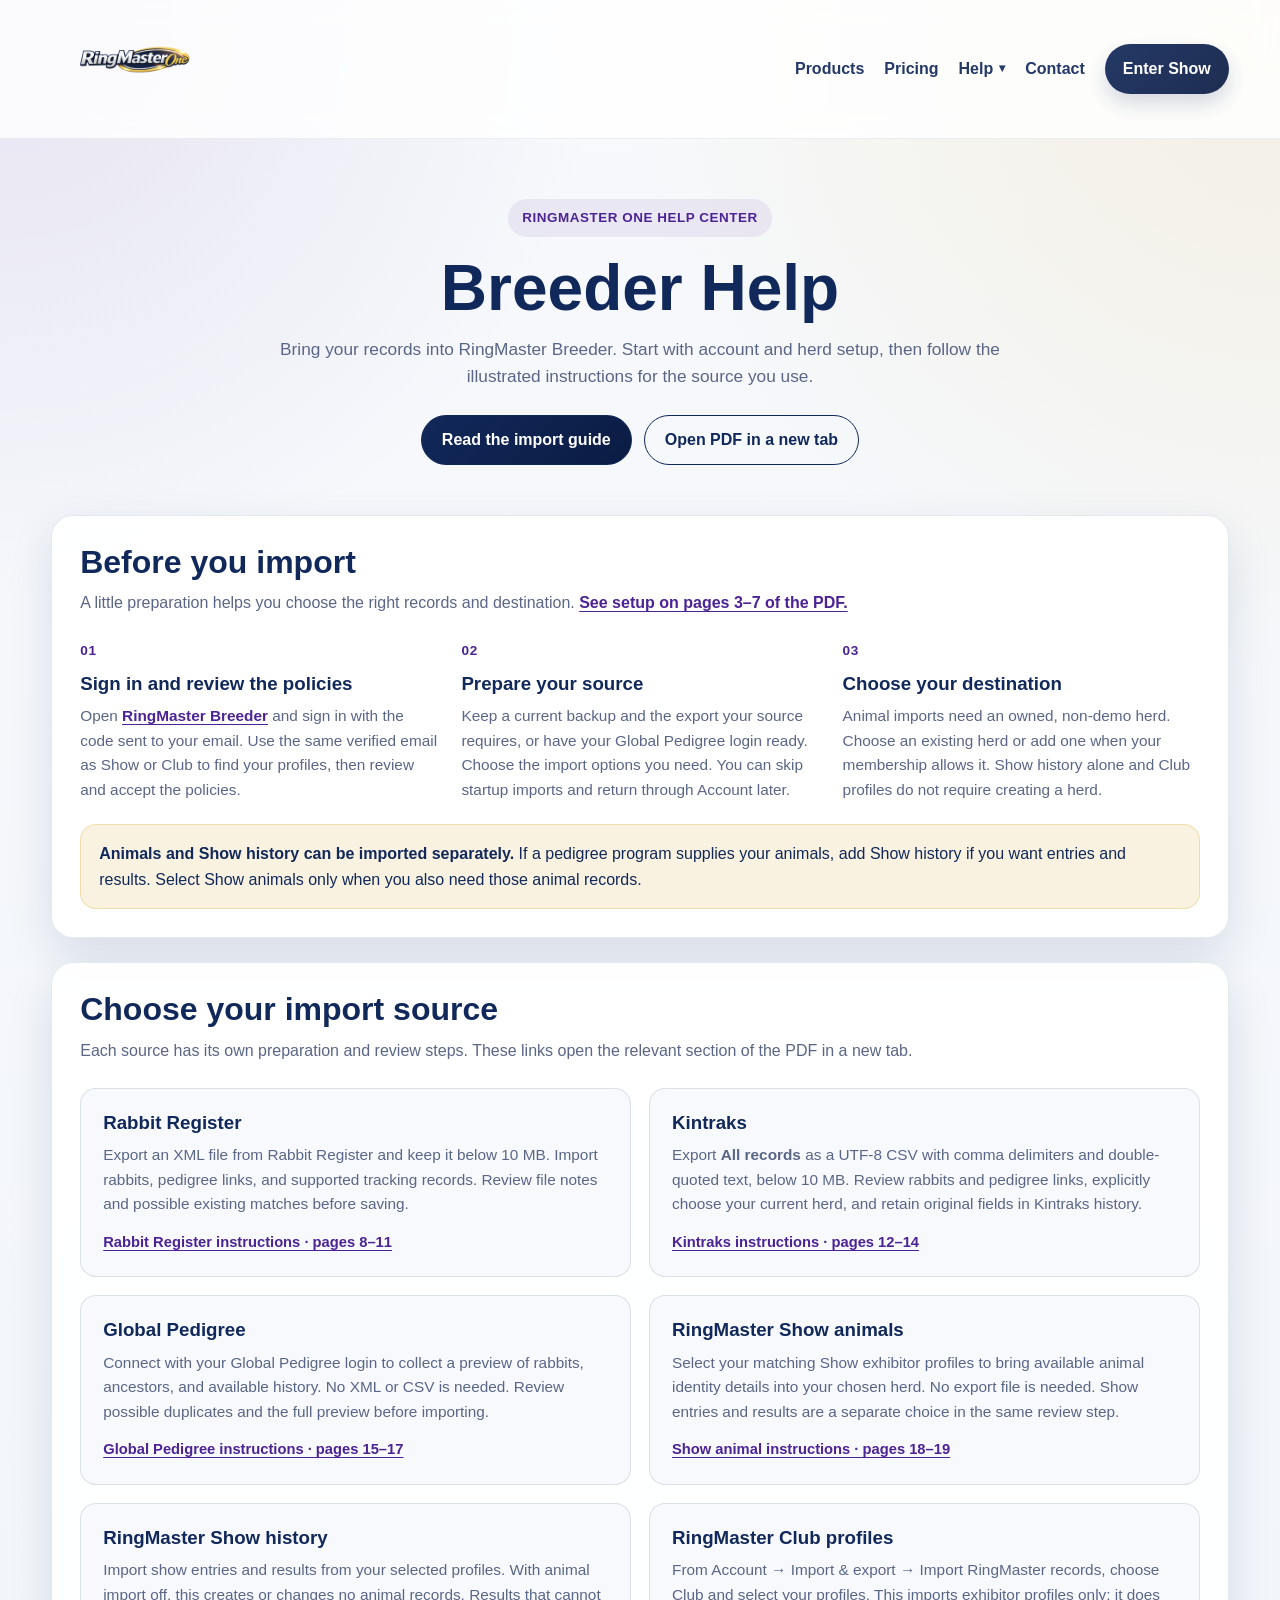
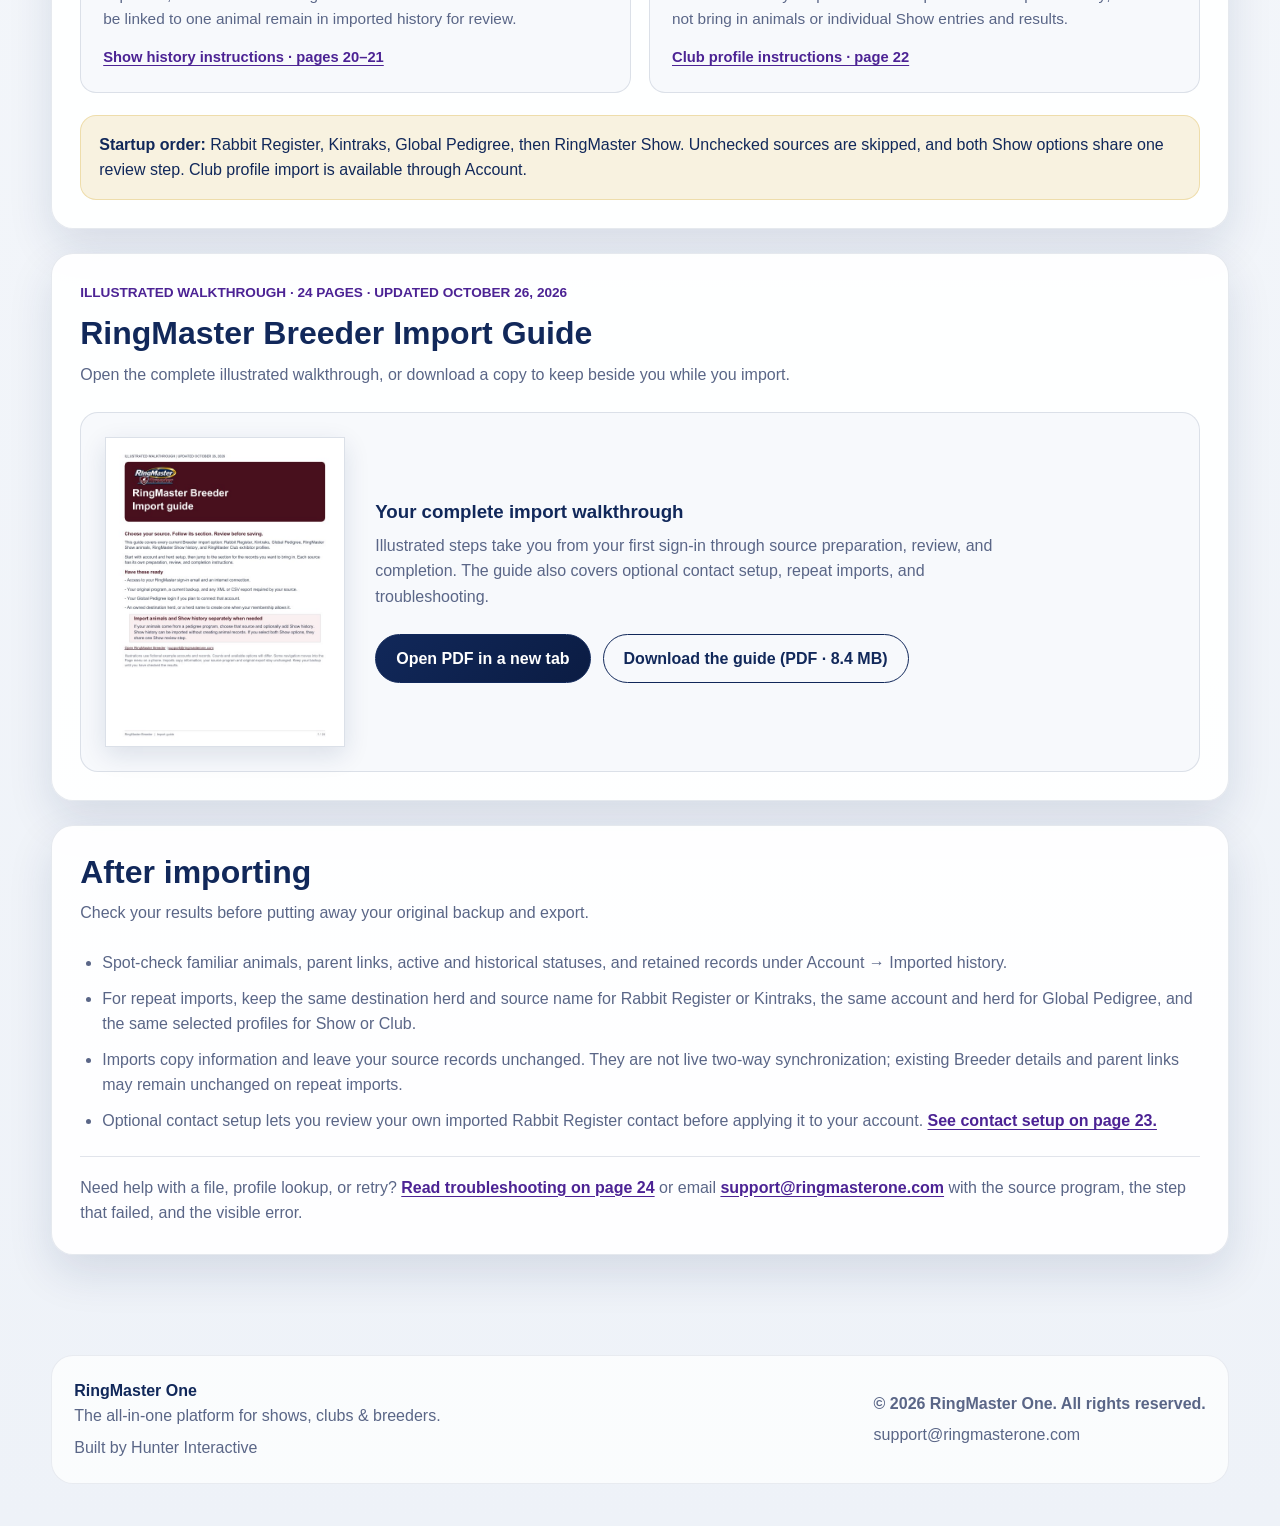
<file: public/help_breeders.html>
<!DOCTYPE html>
<html lang="en">
<head>
  <meta charset="UTF-8" />
  <meta name="viewport" content="width=device-width, initial-scale=1.0" />
  <meta name="robots" content="noindex, nofollow, noarchive" />

  <title>Breeder Help | RingMaster One</title>

  <meta
    name="description"
    content="RingMaster Breeder import help for Rabbit Register, Kintraks, Global Pedigree, RingMaster Show animals and history, and RingMaster Club profiles."
  />

  <style>
    :root {
      --navy: #11285a;
      --navy-dark: #0b1c43;
      --gold: #d4a623;
      --purple: #4c2394;
      --text: #1b2440;
      --muted: #5a6687;
      --bg: #eef2f8;
      --white: #ffffff;
      --line: rgba(17, 40, 90, 0.12);
      --shadow: 0 18px 45px rgba(17, 40, 90, 0.12);
      --radius: 22px;
      --max: 1200px;
    }

    * {
      box-sizing: border-box;
    }

    html {
      scroll-behavior: smooth;
    }

    body {
      margin: 0;
      font-family: Arial, Helvetica, sans-serif;
      color: var(--text);
      background:
        radial-gradient(circle at top right, rgba(212,166,35,0.12), transparent 20%),
        radial-gradient(circle at top left, rgba(76,35,148,0.10), transparent 18%),
        linear-gradient(180deg, #f7f9fc 0%, #eef2f8 100%);
      line-height: 1.6;
    }

    img {
      max-width: 100%;
      display: block;
    }

    a {
      text-decoration: none;
      color: inherit;
    }

    .container {
      width: min(var(--max), 92%);
      margin: 0 auto;
    }

    .topbar {
      position: sticky;
      top: 0;
      z-index: 100;
      backdrop-filter: blur(12px);
      background: rgba(255,255,255,0.82);
      border-bottom: 1px solid rgba(17, 40, 90, 0.08);
    }

    .topbar-inner {
      display: flex;
      align-items: center;
      justify-content: space-between;
      gap: 20px;
      padding: 14px 0;
      flex-wrap: wrap;
    }

    .brand-mini {
      display: flex;
      align-items: center;
      gap: 12px;
      min-width: 0;
    }

    .brand-mini img {
      width: 165px;
      max-width: 45vw;
      height: auto;
    }

    .nav-links {
      display: flex;
      align-items: center;
      gap: 20px;
      flex-wrap: wrap;
      justify-content: flex-end;
    }

    .nav-links a,
    .nav-dropdown > a {
      font-weight: 700;
      color: var(--navy);
      opacity: 0.92;
    }

    .nav-links a:hover,
    .nav-dropdown > a:hover {
      color: var(--purple);
    }

    .nav-dropdown {
      position: relative;
      padding: 10px 0;
    }

    .nav-dropdown > a {
      display: inline-flex;
      align-items: center;
      gap: 6px;
      cursor: pointer;
    }

    .nav-dropdown > a::after {
      content: "▾";
      font-size: 0.72rem;
      line-height: 1;
    }

    .dropdown-menu {
      display: none;
      position: absolute;
      top: calc(100%);
      left: 0;
      min-width: 245px;
      background: var(--white);
      border: 1px solid rgba(17, 40, 90, 0.12);
      border-radius: 16px;
      box-shadow: 0 18px 45px rgba(17, 40, 90, 0.14);
      padding: 10px;
      z-index: 200;
    }

    .dropdown-menu a {
      display: block;
      padding: 10px 12px;
      border-radius: 10px;
      color: var(--navy);
      white-space: nowrap;
      font-size: 0.95rem;
    }

    .dropdown-menu a:hover {
      background: rgba(76,35,148,0.08);
      color: var(--purple);
    }

    .nav-dropdown:hover .dropdown-menu,
    .nav-dropdown:focus-within .dropdown-menu {
      display: block;
    }

    .nav-cta {
      background: linear-gradient(135deg, var(--navy) 0%, var(--navy-dark) 100%);
      color: var(--white) !important;
      padding: 12px 18px;
      border-radius: 999px;
      box-shadow: 0 10px 20px rgba(17, 40, 90, 0.18);
    }

    .hero {
      padding: 60px 0 30px;
      text-align: center;
    }

    .eyebrow {
      display: inline-block;
      padding: 8px 14px;
      border-radius: 999px;
      background: rgba(76,35,148,0.08);
      color: var(--purple);
      font-weight: 800;
      letter-spacing: 0.04em;
      font-size: 0.84rem;
      text-transform: uppercase;
      margin-bottom: 18px;
    }

    h1 {
      font-size: clamp(2.4rem, 5vw, 4rem);
      line-height: 1.05;
      margin: 0 0 14px;
      color: var(--navy);
    }

    .hero p {
      max-width: 760px;
      margin: 0 auto;
      color: var(--muted);
      font-size: 1.08rem;
    }

    .help-section {
      padding: 20px 0 70px;
    }

    .help-card {
      background: rgba(255,255,255,0.92);
      border: 1px solid rgba(17,40,90,0.10);
      border-radius: var(--radius);
      box-shadow: var(--shadow);
      padding: 28px;
      overflow: hidden;
    }

    .help-card h2 {
      margin-top: 0;
      margin-bottom: 10px;
      color: var(--navy);
      font-size: 2rem;
      line-height: 1.15;
    }

    .help-card p {
      color: var(--muted);
      margin: 0 0 24px;
    }

    .resource-note {
      margin: 0 0 24px;
      padding: 16px 18px;
      border-radius: 16px;
      background: rgba(212,166,35,0.14);
      border: 1px solid rgba(212,166,35,0.28);
      color: var(--navy);
      font-weight: 700;
    }

    .footer {
      padding: 30px 0 42px;
      color: var(--muted);
    }

    .footer-box {
      background: rgba(255,255,255,0.72);
      border: 1px solid rgba(17,40,90,0.08);
      border-radius: 22px;
      padding: 22px;
      display: flex;
      justify-content: space-between;
      gap: 18px;
      flex-wrap: wrap;
      align-items: center;
    }

    .footer-brand {
      font-weight: 800;
      color: var(--navy);
    }

    @media (max-width: 720px) {
      .topbar-inner {
        flex-direction: column;
        align-items: flex-start;
      }

      .nav-links {
        justify-content: flex-start;
        gap: 14px;
      }

      .dropdown-menu {
        position: static;
        margin-top: 8px;
        min-width: 100%;
      }

      .nav-dropdown {
        width: 100%;
      }

      .help-card,
      .footer-box {
        padding: 18px;
      }
    }

    /* This page is direct-link-only. Do not add it to public navigation. */
    :focus-visible {
      outline: 3px solid var(--purple);
      outline-offset: 4px;
    }

    .skip-link {
      position: absolute;
      top: 8px;
      left: 4%;
      z-index: 300;
      padding: 10px 18px;
      background: var(--white);
      color: var(--navy);
      border-radius: 10px;
      transform: translateY(-160%);
    }

    .skip-link:focus { transform: translateY(0); }
    .hero-actions, .guide-actions {
      display: flex;
      flex-wrap: wrap;
      gap: 12px;
    }
    .hero-actions { justify-content: center; margin-top: 24px; }
    .guide-actions { margin-bottom: 20px; }
    .btn {
      display: inline-flex;
      align-items: center;
      justify-content: center;
      min-height: 46px;
      padding: 11px 20px;
      border: 1px solid var(--navy);
      border-radius: 999px;
      color: var(--navy);
      font-weight: 700;
      text-align: center;
    }
    .btn-primary {
      background: linear-gradient(135deg, var(--navy), var(--navy-dark));
      color: var(--white);
    }
    .btn:hover { box-shadow: 0 6px 18px rgba(17,40,90,0.14); }
    .help-stack { display: grid; gap: 24px; }
    .help-card { scroll-margin-top: 160px; }
    .help-card h3 { margin: 0 0 8px; color: var(--navy); line-height: 1.3; }
    .help-card p:last-child { margin-bottom: 0; }
    .help-card a.text-link, .pdf-page-link {
      color: var(--purple);
      font-weight: 700;
      text-decoration: underline;
      text-underline-offset: 3px;
    }
    .setup-list {
      display: grid;
      grid-template-columns: repeat(3, minmax(0, 1fr));
      gap: 24px;
      padding: 0;
      margin: 0;
      list-style: none;
      counter-reset: setup;
    }
    .setup-list li { counter-increment: setup; }
    .setup-list li::before {
      content: counter(setup, decimal-leading-zero);
      display: block;
      color: var(--purple);
      font-weight: 800;
      font-size: 0.85rem;
      letter-spacing: 0.05em;
      margin-bottom: 10px;
    }
    .setup-list p { font-size: 0.96rem; }
    .source-grid {
      display: grid;
      grid-template-columns: repeat(2, minmax(0, 1fr));
      gap: 18px;
    }
    .source-card {
      padding: 22px;
      background: #f7f9fc;
      border: 1px solid var(--line);
      border-radius: 16px;
      display: flex;
      flex-direction: column;
      align-items: flex-start;
    }
    .source-card p { margin-bottom: 14px; font-size: 0.96rem; }
    .source-card .pdf-page-link { margin-top: auto; font-size: 0.92rem; }
    .guide-meta {
      display: block;
      color: var(--purple);
      font-size: 0.85rem;
      font-weight: 700;
      margin-bottom: 12px;
    }
    .help-card .resource-note { margin-top: 22px; margin-bottom: 0; font-weight: 400; }
    .after-import { padding-left: 22px; margin: 0; color: var(--muted); }
    .after-import li + li { margin-top: 10px; }
    .support-line { border-top: 1px solid var(--line); padding-top: 18px; margin-top: 22px !important; }
    .guide-preview {
      display: grid;
      grid-template-columns: 240px minmax(0, 1fr);
      gap: 30px;
      align-items: center;
      padding: 24px;
      border: 1px solid var(--line);
      border-radius: 18px;
      background: #f7f9fc;
    }
    .guide-cover { display: block; border: 1px solid var(--line); box-shadow: 0 8px 24px rgba(17,40,90,0.12); }
    .guide-cover img { width: 100%; height: auto; }
    .guide-preview .guide-actions { margin-bottom: 0; }
    .guide-preview p { max-width: 620px; }
    @media (max-width: 720px) {
      .guide-preview { grid-template-columns: 1fr; padding: 18px; gap: 24px; }
      .guide-cover { max-width: 240px; margin: 0 auto; }
    }
    @media (max-width: 900px) {
      .setup-list { grid-template-columns: 1fr; gap: 20px; }
    }
    @media (max-width: 720px) {
      .source-grid { grid-template-columns: 1fr; }
      .source-card { padding: 18px; }
      .help-card h2 { font-size: 1.7rem; }
      .guide-actions .btn { flex: 1 1 200px; }
      .topbar { position: static; }
      .help-card { scroll-margin-top: 24px; }
    }
    @media (prefers-reduced-motion: reduce) {
      html { scroll-behavior: auto; }
    }
  </style>
</head>

<body>
  <a class="skip-link" href="#main-content">Skip to content</a>
  <header class="topbar">
    <div class="container topbar-inner">
      <div class="brand-mini">
        <a href="index.html">
          <img src="RingMaster One Logo Transparent.png" alt="RingMaster One logo" />
        </a>
      </div>

      <nav class="nav-links" aria-label="Main navigation">
        <a href="index.html#products">Products</a>
        <a href="show_pricing.html">Pricing</a>

        <div class="nav-dropdown">
          <a href="#">Help</a>
          <div class="dropdown-menu">
            <a href="help_exhibitors.html">Help for Exhibitors</a>
            <a href="help_secretaries.html">Help for Show Secretaries</a>
          </div>
        </div>

        <a href="index.html#connect">Contact</a>
        <a class="nav-cta" href="https://show.ringmasterone.com">
          Enter Show
        </a>
      </nav>
    </div>
  </header>

  <main id="main-content">
    <section class="hero" aria-labelledby="page-title">
      <div class="container">
        <div class="eyebrow">RingMaster One Help Center</div>
        <h1 id="page-title">Breeder Help</h1>
        <p>Bring your records into RingMaster Breeder. Start with account and herd setup,
          then follow the illustrated instructions for the source you use.</p>
        <div class="hero-actions">
          <a class="btn btn-primary" href="#import-guide">Read the import guide</a>
          <a class="btn" href="RingMaster%20Breeder%20Import%20Guide.pdf#page=1" target="_blank" rel="noopener">Open PDF in a new tab</a>
        </div>
      </div>
    </section>

    <section class="help-section" aria-label="Breeder import resources">
      <div class="container help-stack">
        <section class="help-card" aria-labelledby="before-title">
          <h2 id="before-title">Before you import</h2>
          <p>A little preparation helps you choose the right records and destination.
            <a class="text-link" href="RingMaster%20Breeder%20Import%20Guide.pdf#page=3" target="_blank" rel="noopener">See setup on pages 3–7 of the PDF.</a></p>
          <ol class="setup-list">
            <li>
              <h3>Sign in and review the policies</h3>
              <p>Open <a class="text-link" href="https://breeder.ringmasterone.com" target="_blank" rel="noopener">RingMaster Breeder</a>
                and sign in with the code sent to your email. Use the same verified email as Show or Club
                to find your profiles, then review and accept the policies.</p>
            </li>
            <li>
              <h3>Prepare your source</h3>
              <p>Keep a current backup and the export your source requires, or have your Global Pedigree login ready.
                Choose the import options you need. You can skip startup imports and return through Account later.</p>
            </li>
            <li>
              <h3>Choose your destination</h3>
              <p>Animal imports need an owned, non-demo herd. Choose an existing herd or add one when your membership allows it.
                Show history alone and Club profiles do not require creating a herd.</p>
            </li>
          </ol>
          <div class="resource-note"><strong>Animals and Show history can be imported separately.</strong>
            If a pedigree program supplies your animals, add Show history if you want entries and results.
            Select Show animals only when you also need those animal records.</div>
        </section>

        <section class="help-card" aria-labelledby="sources-title">
          <h2 id="sources-title">Choose your import source</h2>
          <p>Each source has its own preparation and review steps. These links open the relevant section of the PDF in a new tab.</p>
          <div class="source-grid">
            <article class="source-card">
              <h3>Rabbit Register</h3>
              <p>Export an XML file from Rabbit Register and keep it below 10 MB. Import rabbits, pedigree links,
                and supported tracking records. Review file notes and possible existing matches before saving.</p>
              <a class="pdf-page-link" href="RingMaster%20Breeder%20Import%20Guide.pdf#page=8" target="_blank" rel="noopener">Rabbit Register instructions · pages 8–11</a>
            </article>
            <article class="source-card">
              <h3>Kintraks</h3>
              <p>Export <strong>All records</strong> as a UTF-8 CSV with comma delimiters and double-quoted text, below 10 MB.
                Review rabbits and pedigree links, explicitly choose your current herd, and retain original fields in Kintraks history.</p>
              <a class="pdf-page-link" href="RingMaster%20Breeder%20Import%20Guide.pdf#page=12" target="_blank" rel="noopener">Kintraks instructions · pages 12–14</a>
            </article>
            <article class="source-card">
              <h3>Global Pedigree</h3>
              <p>Connect with your Global Pedigree login to collect a preview of rabbits, ancestors, and available history.
                No XML or CSV is needed. Review possible duplicates and the full preview before importing.</p>
              <a class="pdf-page-link" href="RingMaster%20Breeder%20Import%20Guide.pdf#page=15" target="_blank" rel="noopener">Global Pedigree instructions · pages 15–17</a>
            </article>
            <article class="source-card">
              <h3>RingMaster Show animals</h3>
              <p>Select your matching Show exhibitor profiles to bring available animal identity details into your chosen herd.
                No export file is needed. Show entries and results are a separate choice in the same review step.</p>
              <a class="pdf-page-link" href="RingMaster%20Breeder%20Import%20Guide.pdf#page=18" target="_blank" rel="noopener">Show animal instructions · pages 18–19</a>
            </article>
            <article class="source-card">
              <h3>RingMaster Show history</h3>
              <p>Import show entries and results from your selected profiles. With animal import off, this creates or changes no animal records.
                Results that cannot be linked to one animal remain in imported history for review.</p>
              <a class="pdf-page-link" href="RingMaster%20Breeder%20Import%20Guide.pdf#page=20" target="_blank" rel="noopener">Show history instructions · pages 20–21</a>
            </article>
            <article class="source-card">
              <h3>RingMaster Club profiles</h3>
              <p>From Account → Import &amp; export → Import RingMaster records, choose Club and select your profiles.
                This imports exhibitor profiles only; it does not bring in animals or individual Show entries and results.</p>
              <a class="pdf-page-link" href="RingMaster%20Breeder%20Import%20Guide.pdf#page=22" target="_blank" rel="noopener">Club profile instructions · page 22</a>
            </article>
          </div>
          <div class="resource-note"><strong>Startup order:</strong> Rabbit Register, Kintraks, Global Pedigree, then RingMaster Show.
            Unchecked sources are skipped, and both Show options share one review step. Club profile import is available through Account.</div>
        </section>

        <section class="help-card" id="import-guide" aria-labelledby="guide-title">
          <span class="guide-meta">ILLUSTRATED WALKTHROUGH · 24 PAGES · UPDATED OCTOBER 26, 2026</span>
          <h2 id="guide-title">RingMaster Breeder Import Guide</h2>
          <p>Open the complete illustrated walkthrough, or download a copy to keep beside you while you import.</p>
          <div class="guide-preview">
            <a class="guide-cover" href="RingMaster%20Breeder%20Import%20Guide.pdf#page=1" target="_blank" rel="noopener" aria-label="Open the complete RingMaster Breeder Import Guide PDF in a new tab">
              <img src="breeder-import-guide-preview.jpg" alt="Cover of the RingMaster Breeder Import Guide" width="580" height="750" loading="lazy" />
            </a>
            <div>
              <h3>Your complete import walkthrough</h3>
              <p>Illustrated steps take you from your first sign-in through source preparation, review, and completion.
                The guide also covers optional contact setup, repeat imports, and troubleshooting.</p>
              <div class="guide-actions">
                <a class="btn btn-primary" href="RingMaster%20Breeder%20Import%20Guide.pdf#page=1" target="_blank" rel="noopener">Open PDF in a new tab</a>
                <a class="btn" href="RingMaster%20Breeder%20Import%20Guide.pdf" download="RingMaster Breeder Import Guide.pdf">Download the guide (PDF · 8.4 MB)</a>
              </div>
            </div>
          </div>
        </section>

        <section class="help-card" aria-labelledby="after-title">
          <h2 id="after-title">After importing</h2>
          <p>Check your results before putting away your original backup and export.</p>
          <ul class="after-import">
            <li>Spot-check familiar animals, parent links, active and historical statuses, and retained records under Account → Imported history.</li>
            <li>For repeat imports, keep the same destination herd and source name for Rabbit Register or Kintraks,
              the same account and herd for Global Pedigree, and the same selected profiles for Show or Club.</li>
            <li>Imports copy information and leave your source records unchanged. They are not live two-way synchronization;
              existing Breeder details and parent links may remain unchanged on repeat imports.</li>
            <li>Optional contact setup lets you review your own imported Rabbit Register contact before applying it to your account.
              <a class="text-link" href="RingMaster%20Breeder%20Import%20Guide.pdf#page=23" target="_blank" rel="noopener">See contact setup on page 23.</a></li>
          </ul>
          <p class="support-line">Need help with a file, profile lookup, or retry?
            <a class="text-link" href="RingMaster%20Breeder%20Import%20Guide.pdf#page=24" target="_blank" rel="noopener">Read troubleshooting on page 24</a>
            or email <a class="text-link" href="mailto:support@ringmasterone.com">support@ringmasterone.com</a>
            with the source program, the step that failed, and the visible error.</p>
        </section>
      </div>
    </section>
  </main>

  <footer class="footer">
    <div class="container">
      <div class="footer-box">
        <div>
          <div class="footer-brand">RingMaster One</div>
          <div>The all-in-one platform for shows, clubs & breeders.</div>
          <div style="margin-top: 6px;">Built by Hunter Interactive</div>
        </div>

        <div>
          <div><strong>© 2026 RingMaster One. All rights reserved.</strong></div>

          <div style="margin-top: 6px;">
            <a href="mailto:support@ringmasterone.com">
              support@ringmasterone.com
            </a>
          </div>
        </div>
      </div>
    </div>
  </footer>
</body>
</html>
</file>
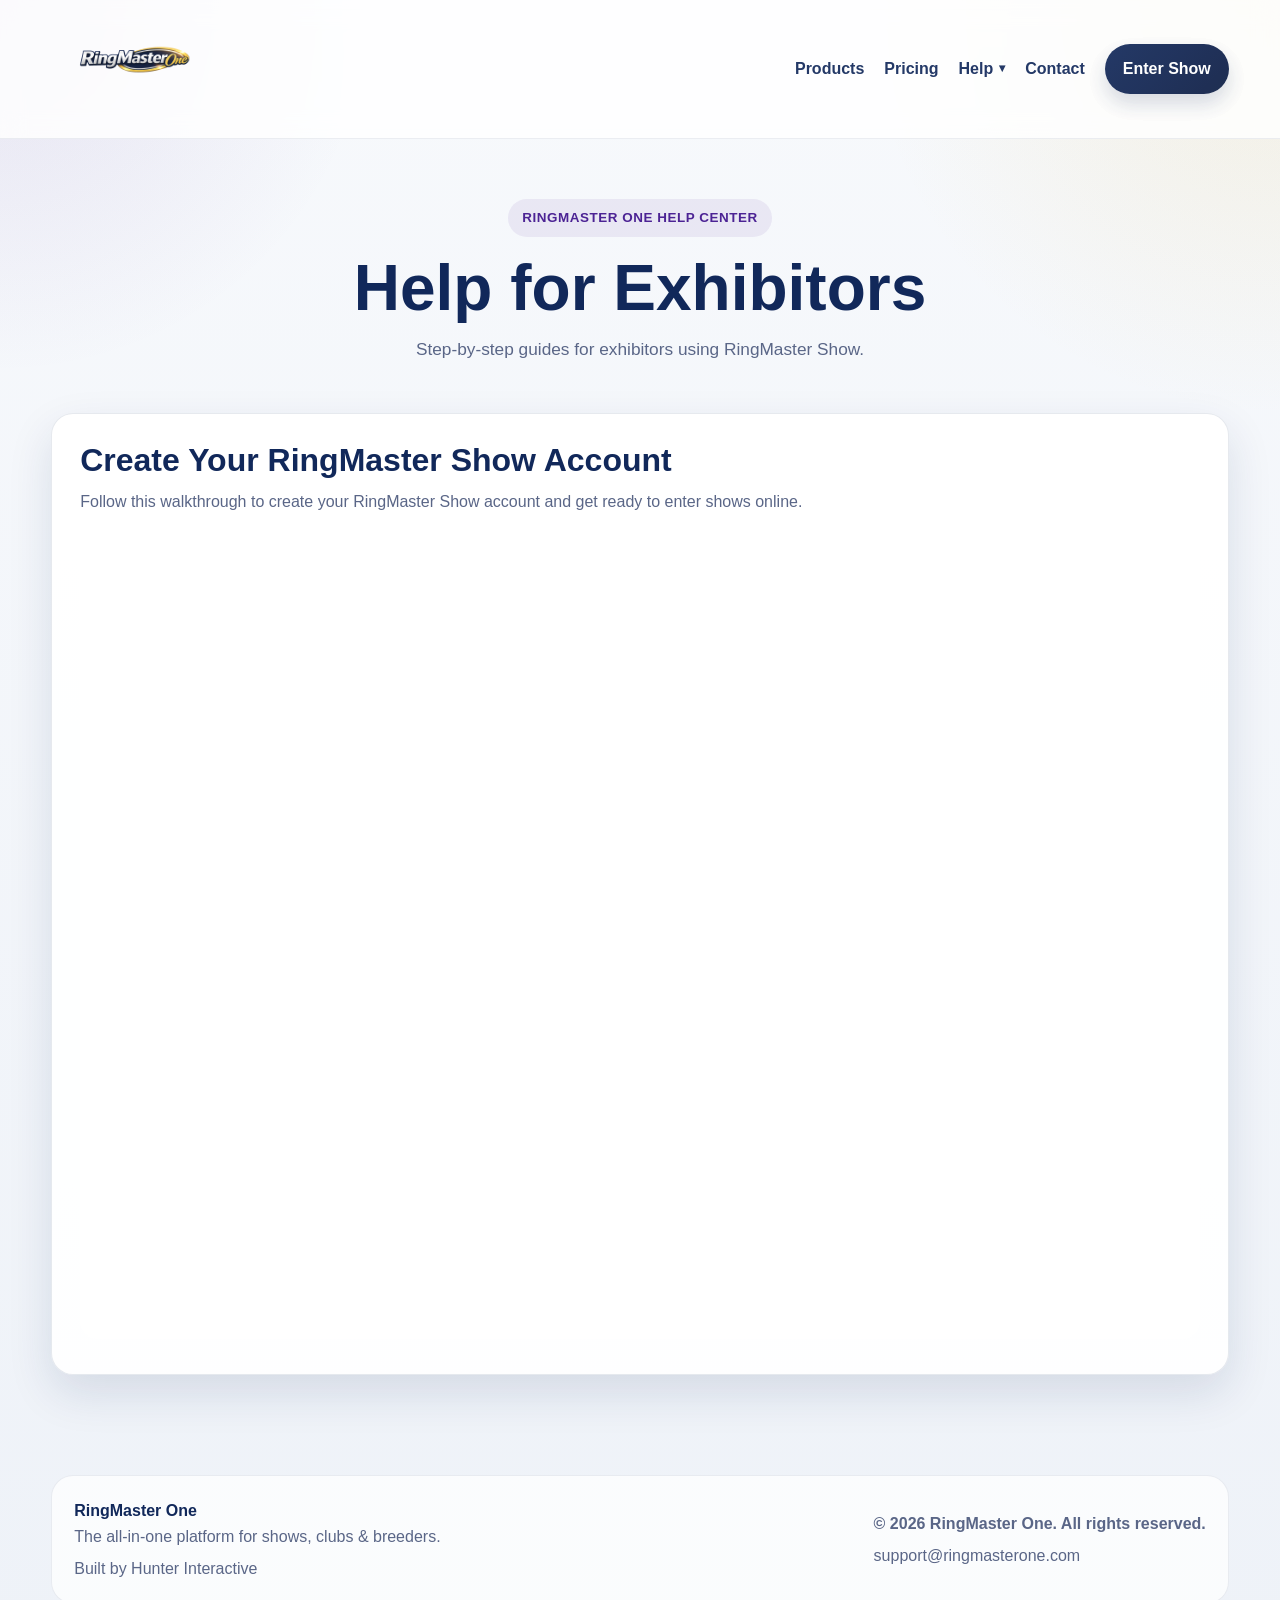
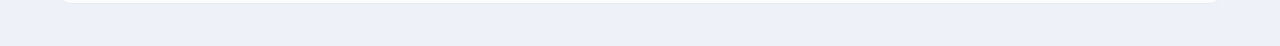
<file: public/help_exhibitors.html>
<!DOCTYPE html>
<html lang="en">
<head>
  <meta charset="UTF-8" />
  <meta name="viewport" content="width=device-width, initial-scale=1.0" />

  <title>Help for Exhibitors | RingMaster One</title>

  <meta
    name="description"
    content="RingMaster One Help for Exhibitors with step-by-step guides for creating an account and using RingMaster Show."
  />

  <style>
    :root {
      --navy: #11285a;
      --navy-dark: #0b1c43;
      --gold: #d4a623;
      --purple: #4c2394;
      --text: #1b2440;
      --muted: #5a6687;
      --bg: #eef2f8;
      --white: #ffffff;
      --line: rgba(17, 40, 90, 0.12);
      --shadow: 0 18px 45px rgba(17, 40, 90, 0.12);
      --radius: 22px;
      --max: 1200px;
    }

    * {
      box-sizing: border-box;
    }

    html {
      scroll-behavior: smooth;
    }

    body {
      margin: 0;
      font-family: Arial, Helvetica, sans-serif;
      color: var(--text);
      background:
        radial-gradient(circle at top right, rgba(212,166,35,0.12), transparent 20%),
        radial-gradient(circle at top left, rgba(76,35,148,0.10), transparent 18%),
        linear-gradient(180deg, #f7f9fc 0%, #eef2f8 100%);
      line-height: 1.6;
    }

    img {
      max-width: 100%;
      display: block;
    }

    a {
      text-decoration: none;
      color: inherit;
    }

    .container {
      width: min(var(--max), 92%);
      margin: 0 auto;
    }

    .topbar {
      position: sticky;
      top: 0;
      z-index: 100;
      backdrop-filter: blur(12px);
      background: rgba(255,255,255,0.82);
      border-bottom: 1px solid rgba(17, 40, 90, 0.08);
    }

    .topbar-inner {
      display: flex;
      align-items: center;
      justify-content: space-between;
      gap: 20px;
      padding: 14px 0;
      flex-wrap: wrap;
    }

    .brand-mini {
      display: flex;
      align-items: center;
      gap: 12px;
      min-width: 0;
    }

    .brand-mini img {
      width: 165px;
      max-width: 45vw;
      height: auto;
    }

    .nav-links {
      display: flex;
      align-items: center;
      gap: 20px;
      flex-wrap: wrap;
      justify-content: flex-end;
    }

    .nav-links a,
    .nav-dropdown > a {
      font-weight: 700;
      color: var(--navy);
      opacity: 0.92;
    }

    .nav-links a:hover,
    .nav-dropdown > a:hover {
      color: var(--purple);
    }

    .nav-dropdown {
      position: relative;
      padding: 10px 0;
    }

    .nav-dropdown > a {
      display: inline-flex;
      align-items: center;
      gap: 6px;
      cursor: pointer;
    }

    .nav-dropdown > a::after {
      content: "▾";
      font-size: 0.72rem;
      line-height: 1;
    }

    .dropdown-menu {
      display: none;
      position: absolute;
      top: calc(100%);
      left: 0;
      min-width: 245px;
      background: var(--white);
      border: 1px solid rgba(17, 40, 90, 0.12);
      border-radius: 16px;
      box-shadow: 0 18px 45px rgba(17, 40, 90, 0.14);
      padding: 10px;
      z-index: 200;
    }

    .dropdown-menu a {
      display: block;
      padding: 10px 12px;
      border-radius: 10px;
      color: var(--navy);
      white-space: nowrap;
      font-size: 0.95rem;
    }

    .dropdown-menu a:hover {
      background: rgba(76,35,148,0.08);
      color: var(--purple);
    }

    .nav-dropdown:hover .dropdown-menu,
    .nav-dropdown:focus-within .dropdown-menu {
      display: block;
    }

    .nav-cta {
      background: linear-gradient(135deg, var(--navy) 0%, var(--navy-dark) 100%);
      color: var(--white) !important;
      padding: 12px 18px;
      border-radius: 999px;
      box-shadow: 0 10px 20px rgba(17, 40, 90, 0.18);
    }

    .hero {
      padding: 60px 0 30px;
      text-align: center;
    }

    .eyebrow {
      display: inline-block;
      padding: 8px 14px;
      border-radius: 999px;
      background: rgba(76,35,148,0.08);
      color: var(--purple);
      font-weight: 800;
      letter-spacing: 0.04em;
      font-size: 0.84rem;
      text-transform: uppercase;
      margin-bottom: 18px;
    }

    h1 {
      font-size: clamp(2.4rem, 5vw, 4rem);
      line-height: 1.05;
      margin: 0 0 14px;
      color: var(--navy);
    }

    .hero p {
      max-width: 760px;
      margin: 0 auto;
      color: var(--muted);
      font-size: 1.08rem;
    }

    .help-section {
      padding: 20px 0 70px;
    }

    .help-card {
      background: rgba(255,255,255,0.92);
      border: 1px solid rgba(17,40,90,0.10);
      border-radius: var(--radius);
      box-shadow: var(--shadow);
      padding: 28px;
      overflow: hidden;
    }

    .help-card h2 {
      margin-top: 0;
      margin-bottom: 10px;
      color: var(--navy);
      font-size: 2rem;
      line-height: 1.15;
    }

    .help-card p {
      color: var(--muted);
      margin: 0 0 24px;
    }

    iframe {
      width: 100%;
      height: 800px;
      border: 0;
      border-radius: 18px;
      background: white;
    }

    .footer {
      padding: 30px 0 42px;
      color: var(--muted);
    }

    .footer-box {
      background: rgba(255,255,255,0.72);
      border: 1px solid rgba(17,40,90,0.08);
      border-radius: 22px;
      padding: 22px;
      display: flex;
      justify-content: space-between;
      gap: 18px;
      flex-wrap: wrap;
      align-items: center;
    }

    .footer-brand {
      font-weight: 800;
      color: var(--navy);
    }

    @media (max-width: 720px) {
      .topbar-inner {
        flex-direction: column;
        align-items: flex-start;
      }

      .nav-links {
        justify-content: flex-start;
        gap: 14px;
      }

      .dropdown-menu {
        position: static;
        margin-top: 8px;
        min-width: 100%;
      }

      .nav-dropdown {
        width: 100%;
      }

      iframe {
        height: 700px;
      }

      .help-card,
      .footer-box {
        padding: 18px;
      }
    }
  </style>
</head>

<body>
  <header class="topbar">
    <div class="container topbar-inner">
      <div class="brand-mini">
        <a href="index.html">
          <img src="RingMaster One Logo Transparent.png" alt="RingMaster One logo" />
        </a>
      </div>

      <nav class="nav-links">
        <a href="index.html#products">Products</a>
        <a href="show_pricing.html">Pricing</a>

        <div class="nav-dropdown">
          <a href="#">Help</a>
          <div class="dropdown-menu">
            <a href="help_exhibitors.html">Help for Exhibitors</a>
            <a href="help_secretaries.html">Help for Show Secretaries</a>
          </div>
        </div>

        <a href="index.html#connect">Contact</a>
        <a class="nav-cta" href="https://show.ringmasterone.com">
          Enter Show
        </a>
      </nav>
    </div>
  </header>

  <main>
    <section class="hero">
      <div class="container">
        <div class="eyebrow">RingMaster One Help Center</div>

        <h1>Help for Exhibitors</h1>

        <p>
          Step-by-step guides for exhibitors using RingMaster Show.
        </p>
      </div>
    </section>

    <section class="help-section">
      <div class="container">
        <div class="help-card">
          <h2>Create Your RingMaster Show Account</h2>

          <p>
            Follow this walkthrough to create your RingMaster Show account
            and get ready to enter shows online.
          </p>

          <iframe
            src="https://scribehow.com/embed/Creating_Your_RingMaster_Show_Account__CnLLYjeMQBuMcB7lxzsI8Q?as=scrollable"
            allow="fullscreen"
            style="min-height: 640px">
          </iframe>
        </div>
      </div>
    </section>
  </main>

  <footer class="footer">
    <div class="container">
      <div class="footer-box">
        <div>
          <div class="footer-brand">RingMaster One</div>
          <div>The all-in-one platform for shows, clubs & breeders.</div>
          <div style="margin-top: 6px;">Built by Hunter Interactive</div>
        </div>

        <div>
          <div><strong>© 2026 RingMaster One. All rights reserved.</strong></div>

          <div style="margin-top: 6px;">
            <a href="mailto:support@ringmasterone.com">
              support@ringmasterone.com
            </a>
          </div>
        </div>
      </div>
    </div>
  </footer>
</body>
</html>
</file>
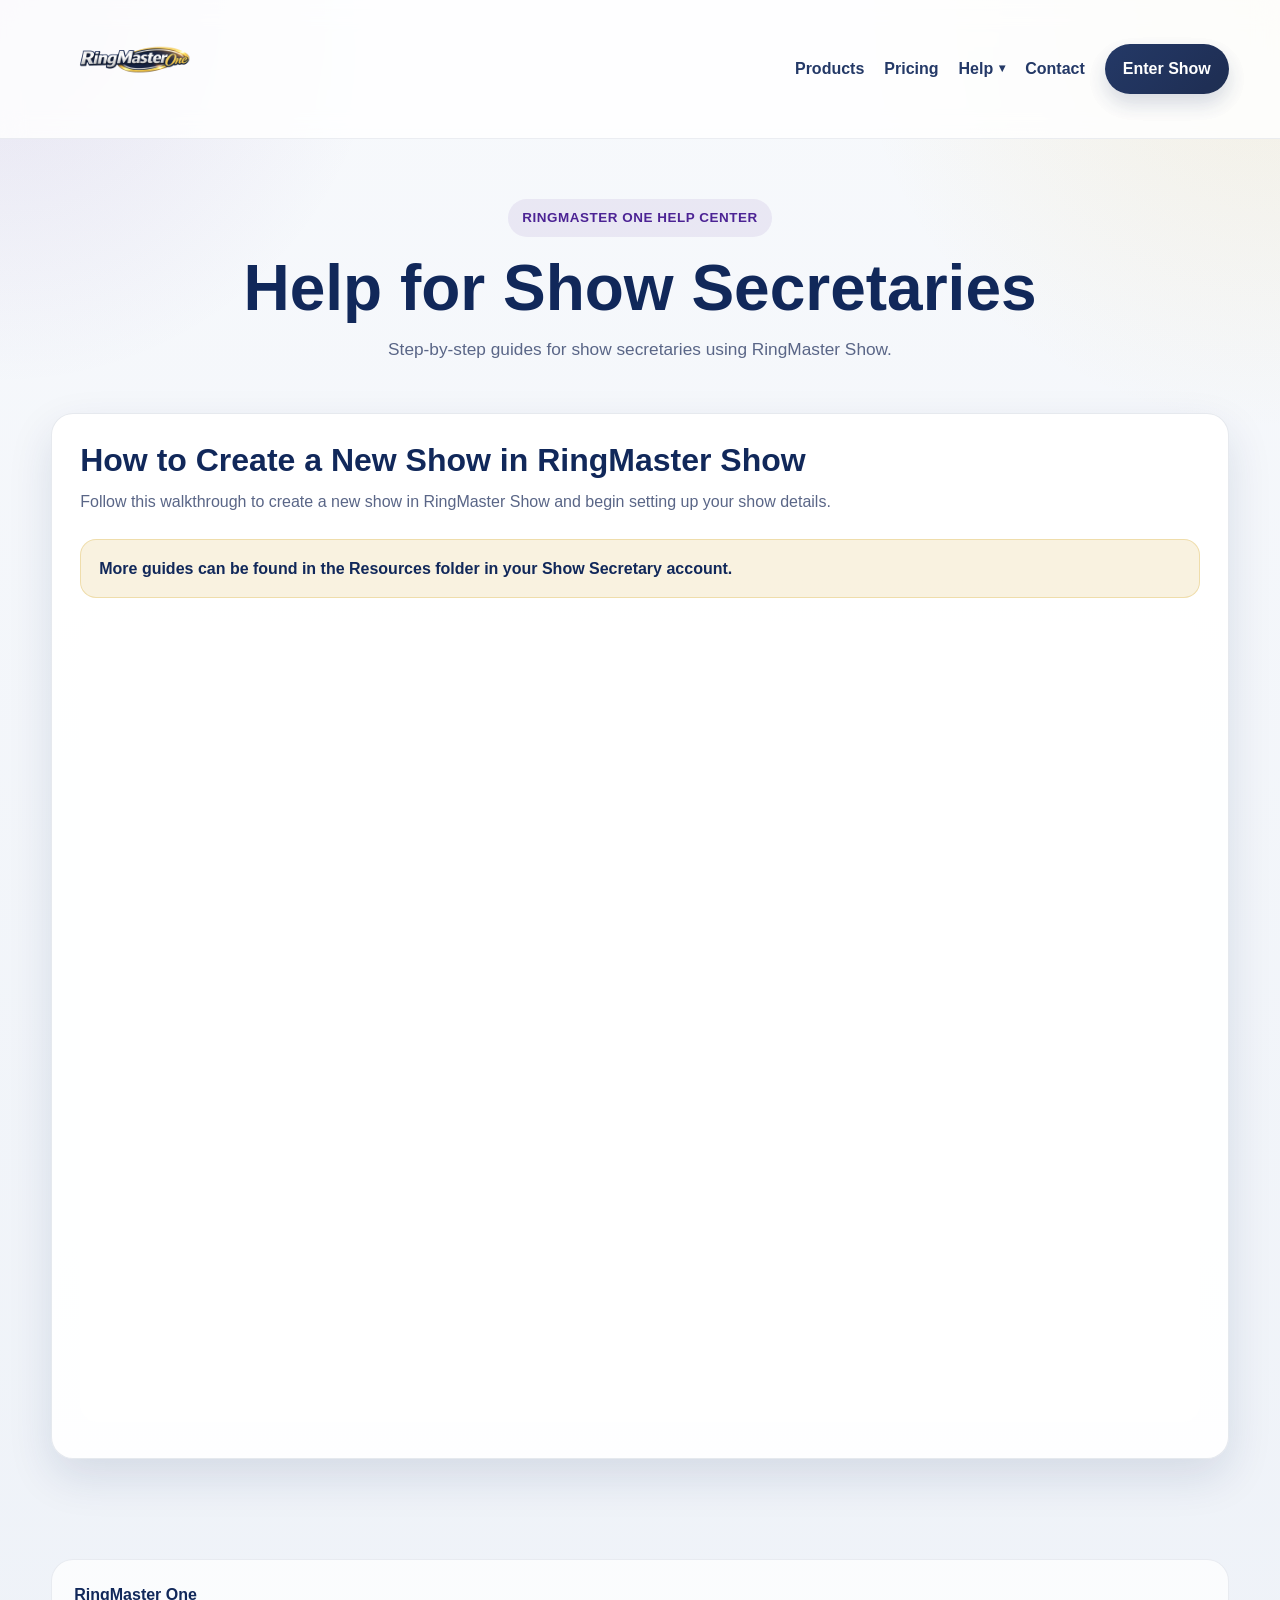
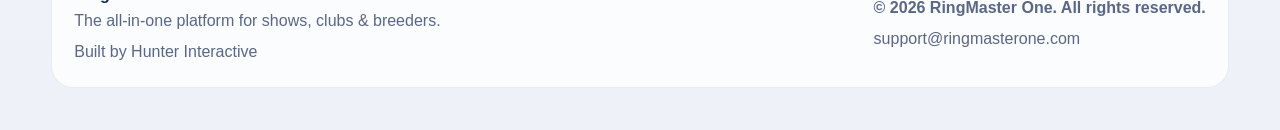
<file: public/help_secretaries.html>
<!DOCTYPE html>
<html lang="en">
<head>
  <meta charset="UTF-8" />
  <meta name="viewport" content="width=device-width, initial-scale=1.0" />

  <title>Help for Show Secretaries | RingMaster One</title>

  <meta
    name="description"
    content="RingMaster One Help for Show Secretaries with step-by-step guides for creating and managing shows in RingMaster Show."
  />

  <style>
    :root {
      --navy: #11285a;
      --navy-dark: #0b1c43;
      --gold: #d4a623;
      --purple: #4c2394;
      --text: #1b2440;
      --muted: #5a6687;
      --bg: #eef2f8;
      --white: #ffffff;
      --line: rgba(17, 40, 90, 0.12);
      --shadow: 0 18px 45px rgba(17, 40, 90, 0.12);
      --radius: 22px;
      --max: 1200px;
    }

    * {
      box-sizing: border-box;
    }

    html {
      scroll-behavior: smooth;
    }

    body {
      margin: 0;
      font-family: Arial, Helvetica, sans-serif;
      color: var(--text);
      background:
        radial-gradient(circle at top right, rgba(212,166,35,0.12), transparent 20%),
        radial-gradient(circle at top left, rgba(76,35,148,0.10), transparent 18%),
        linear-gradient(180deg, #f7f9fc 0%, #eef2f8 100%);
      line-height: 1.6;
    }

    img {
      max-width: 100%;
      display: block;
    }

    a {
      text-decoration: none;
      color: inherit;
    }

    .container {
      width: min(var(--max), 92%);
      margin: 0 auto;
    }

    .topbar {
      position: sticky;
      top: 0;
      z-index: 100;
      backdrop-filter: blur(12px);
      background: rgba(255,255,255,0.82);
      border-bottom: 1px solid rgba(17, 40, 90, 0.08);
    }

    .topbar-inner {
      display: flex;
      align-items: center;
      justify-content: space-between;
      gap: 20px;
      padding: 14px 0;
      flex-wrap: wrap;
    }

    .brand-mini {
      display: flex;
      align-items: center;
      gap: 12px;
      min-width: 0;
    }

    .brand-mini img {
      width: 165px;
      max-width: 45vw;
      height: auto;
    }

    .nav-links {
      display: flex;
      align-items: center;
      gap: 20px;
      flex-wrap: wrap;
      justify-content: flex-end;
    }

    .nav-links a,
    .nav-dropdown > a {
      font-weight: 700;
      color: var(--navy);
      opacity: 0.92;
    }

    .nav-links a:hover,
    .nav-dropdown > a:hover {
      color: var(--purple);
    }

    .nav-dropdown {
      position: relative;
      padding: 10px 0;
    }

    .nav-dropdown > a {
      display: inline-flex;
      align-items: center;
      gap: 6px;
      cursor: pointer;
    }

    .nav-dropdown > a::after {
      content: "▾";
      font-size: 0.72rem;
      line-height: 1;
    }

    .dropdown-menu {
      display: none;
      position: absolute;
      top: calc(100%);
      left: 0;
      min-width: 245px;
      background: var(--white);
      border: 1px solid rgba(17, 40, 90, 0.12);
      border-radius: 16px;
      box-shadow: 0 18px 45px rgba(17, 40, 90, 0.14);
      padding: 10px;
      z-index: 200;
    }

    .dropdown-menu a {
      display: block;
      padding: 10px 12px;
      border-radius: 10px;
      color: var(--navy);
      white-space: nowrap;
      font-size: 0.95rem;
    }

    .dropdown-menu a:hover {
      background: rgba(76,35,148,0.08);
      color: var(--purple);
    }

    .nav-dropdown:hover .dropdown-menu,
    .nav-dropdown:focus-within .dropdown-menu {
      display: block;
    }

    .nav-cta {
      background: linear-gradient(135deg, var(--navy) 0%, var(--navy-dark) 100%);
      color: var(--white) !important;
      padding: 12px 18px;
      border-radius: 999px;
      box-shadow: 0 10px 20px rgba(17, 40, 90, 0.18);
    }

    .hero {
      padding: 60px 0 30px;
      text-align: center;
    }

    .eyebrow {
      display: inline-block;
      padding: 8px 14px;
      border-radius: 999px;
      background: rgba(76,35,148,0.08);
      color: var(--purple);
      font-weight: 800;
      letter-spacing: 0.04em;
      font-size: 0.84rem;
      text-transform: uppercase;
      margin-bottom: 18px;
    }

    h1 {
      font-size: clamp(2.4rem, 5vw, 4rem);
      line-height: 1.05;
      margin: 0 0 14px;
      color: var(--navy);
    }

    .hero p {
      max-width: 760px;
      margin: 0 auto;
      color: var(--muted);
      font-size: 1.08rem;
    }

    .help-section {
      padding: 20px 0 70px;
    }

    .help-card {
      background: rgba(255,255,255,0.92);
      border: 1px solid rgba(17,40,90,0.10);
      border-radius: var(--radius);
      box-shadow: var(--shadow);
      padding: 28px;
      overflow: hidden;
    }

    .help-card h2 {
      margin-top: 0;
      margin-bottom: 10px;
      color: var(--navy);
      font-size: 2rem;
      line-height: 1.15;
    }

    .help-card p {
      color: var(--muted);
      margin: 0 0 24px;
    }

    .resource-note {
      margin: 0 0 24px;
      padding: 16px 18px;
      border-radius: 16px;
      background: rgba(212,166,35,0.14);
      border: 1px solid rgba(212,166,35,0.28);
      color: var(--navy);
      font-weight: 700;
    }

    iframe {
      width: 100%;
      height: 800px;
      border: 0;
      border-radius: 18px;
      background: white;
    }

    .footer {
      padding: 30px 0 42px;
      color: var(--muted);
    }

    .footer-box {
      background: rgba(255,255,255,0.72);
      border: 1px solid rgba(17,40,90,0.08);
      border-radius: 22px;
      padding: 22px;
      display: flex;
      justify-content: space-between;
      gap: 18px;
      flex-wrap: wrap;
      align-items: center;
    }

    .footer-brand {
      font-weight: 800;
      color: var(--navy);
    }

    @media (max-width: 720px) {
      .topbar-inner {
        flex-direction: column;
        align-items: flex-start;
      }

      .nav-links {
        justify-content: flex-start;
        gap: 14px;
      }

      .dropdown-menu {
        position: static;
        margin-top: 8px;
        min-width: 100%;
      }

      .nav-dropdown {
        width: 100%;
      }

      iframe {
        height: 700px;
      }

      .help-card,
      .footer-box {
        padding: 18px;
      }
    }
  </style>
</head>

<body>
  <header class="topbar">
    <div class="container topbar-inner">
      <div class="brand-mini">
        <a href="index.html">
          <img src="RingMaster One Logo Transparent.png" alt="RingMaster One logo" />
        </a>
      </div>

      <nav class="nav-links">
        <a href="index.html#products">Products</a>
        <a href="show_pricing.html">Pricing</a>

        <div class="nav-dropdown">
          <a href="#">Help</a>
          <div class="dropdown-menu">
            <a href="help_exhibitors.html">Help for Exhibitors</a>
            <a href="help_secretaries.html">Help for Show Secretaries</a>
          </div>
        </div>

        <a href="index.html#connect">Contact</a>
        <a class="nav-cta" href="https://show.ringmasterone.com">
          Enter Show
        </a>
      </nav>
    </div>
  </header>

  <main>
    <section class="hero">
      <div class="container">
        <div class="eyebrow">RingMaster One Help Center</div>

        <h1>Help for Show Secretaries</h1>

        <p>
          Step-by-step guides for show secretaries using RingMaster Show.
        </p>
      </div>
    </section>

    <section class="help-section">
      <div class="container">
        <div class="help-card">
          <h2>How to Create a New Show in RingMaster Show</h2>

          <p>
            Follow this walkthrough to create a new show in RingMaster Show
            and begin setting up your show details.
          </p>

          <div class="resource-note">
            More guides can be found in the Resources folder in your Show Secretary account.
          </div>

          <iframe
            src="https://scribehow.com/embed/How_to_Create_a_New_Show_in_RingMaster_Show__fr5D5Jg_TfOftdRZg_TojQ?as=scrollable"
            allow="fullscreen"
            style="min-height: 640px">
          </iframe>
        </div>
      </div>
    </section>
  </main>

  <footer class="footer">
    <div class="container">
      <div class="footer-box">
        <div>
          <div class="footer-brand">RingMaster One</div>
          <div>The all-in-one platform for shows, clubs & breeders.</div>
          <div style="margin-top: 6px;">Built by Hunter Interactive</div>
        </div>

        <div>
          <div><strong>© 2026 RingMaster One. All rights reserved.</strong></div>

          <div style="margin-top: 6px;">
            <a href="mailto:support@ringmasterone.com">
              support@ringmasterone.com
            </a>
          </div>
        </div>
      </div>
    </div>
  </footer>
</body>
</html>
</file>
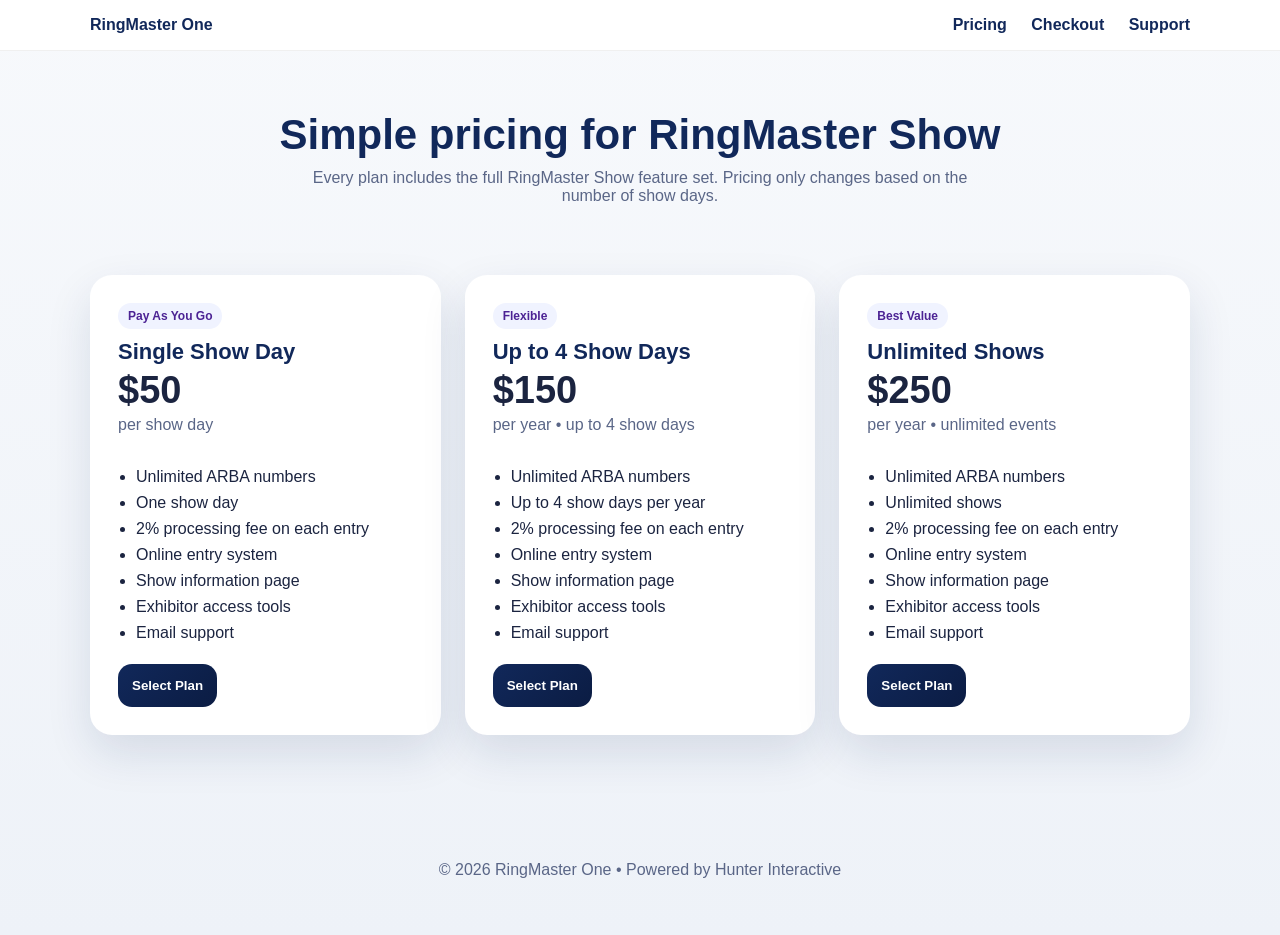
<file: public/pricing.html>
<!DOCTYPE html>
<html lang="en">
<head>
<meta charset="UTF-8" />
<meta name="viewport" content="width=device-width, initial-scale=1.0" />
<title>RingMaster One | Pricing</title>
<meta name="description" content="Simple pricing for RingMaster Show." />

<style>
:root{
--navy:#11285a;
--navy-dark:#0b1c43;
--gold:#d4a623;
--purple:#4c2394;
--text:#1b2440;
--muted:#5a6687;
--bg:#eef2f8;
--white:#ffffff;
--shadow:0 18px 45px rgba(17,40,90,.12);
--radius:22px;
--max:1100px;
}

*{box-sizing:border-box}

body{
margin:0;
font-family:Arial, Helvetica, sans-serif;
color:var(--text);
background:linear-gradient(180deg,#f7f9fc 0%,#eef2f8 100%);
}

.container{
width:min(var(--max),92%);
margin:auto;
}

header{
background:white;
border-bottom:1px solid rgba(0,0,0,.06);
}

.header-inner{
display:flex;
justify-content:space-between;
align-items:center;
padding:16px 0;
}

.brand{
font-weight:900;
color:var(--navy);
}

nav a{
margin-left:20px;
font-weight:700;
color:var(--navy);
text-decoration:none;
}

.hero{
padding:60px 0 30px;
text-align:center;
}

.hero h1{
font-size:42px;
margin:0 0 10px;
color:var(--navy);
}

.hero p{
color:var(--muted);
max-width:700px;
margin:auto;
}

.pricing{
padding:40px 0 70px;
}

.pricing-grid{
display:grid;
grid-template-columns:repeat(3,1fr);
gap:24px;
}

.card{
background:white;
padding:28px;
border-radius:var(--radius);
box-shadow:var(--shadow);
display:flex;
flex-direction:column;
}

.badge{
font-size:12px;
font-weight:800;
padding:6px 10px;
border-radius:999px;
background:#f0f3ff;
color:var(--purple);
width:fit-content;
margin-bottom:10px;
}

.plan{
font-size:22px;
font-weight:900;
margin-bottom:4px;
color:var(--navy);
}

.price{
font-size:38px;
font-weight:900;
margin-bottom:4px;
}

.sub{
color:var(--muted);
margin-bottom:18px;
}

ul{
padding-left:18px;
margin-bottom:22px;
}

ul li+li{margin-top:8px}

button{
margin-top:auto;
background:linear-gradient(135deg,var(--navy),var(--navy-dark));
color:white;
border:0;
border-radius:14px;
padding:14px;
font-weight:800;
cursor:pointer;
}

.billing{
padding-bottom:70px;
}

.billing-box{
background:white;
padding:30px;
border-radius:var(--radius);
box-shadow:var(--shadow);
max-width:700px;
margin:auto;
}

.field{
margin-bottom:16px;
}

label{
display:block;
font-weight:700;
margin-bottom:6px;
}

input,select,textarea{
width:100%;
padding:12px;
border-radius:10px;
border:1px solid rgba(0,0,0,.15);
font:inherit;
}

textarea{min-height:100px}

.summary{
background:#f7f9fc;
padding:16px;
border-radius:14px;
margin-top:16px;
}

.summary-row{
display:flex;
justify-content:space-between;
padding:6px 0;
}

.summary-row.total{
border-top:1px solid rgba(0,0,0,.1);
margin-top:8px;
padding-top:12px;
font-weight:900;
}

footer{
padding:40px 0;
text-align:center;
color:var(--muted);
}

@media(max-width:800px){
.pricing-grid{grid-template-columns:1fr}
}
</style>
</head>

<body>

<header>
<div class="container header-inner">
<div class="brand">RingMaster One</div>
<nav>
<a href="#pricing">Pricing</a>
<a href="#checkout">Checkout</a>
<a href="mailto:support@ringmasterone.com">Support</a>
</nav>
</div>
</header>

<section class="hero">
<div class="container">
<h1>Simple pricing for RingMaster Show</h1>
<p>
Every plan includes the full RingMaster Show feature set. Pricing only changes based on the number of show days.
</p>
</div>
</section>

<section id="pricing" class="pricing">
<div class="container">

<div class="pricing-grid">

<div class="card">
<div class="badge">Pay As You Go</div>
<div class="plan">Single Show Day</div>
<div class="price">$50</div>
<div class="sub">per show day</div>

<ul>
<li>Unlimited ARBA numbers</li>
<li>One show day</li>
<li>2% processing fee on each entry</li>
<li>Online entry system</li>
<li>Show information page</li>
<li>Exhibitor access tools</li>
<li>Email support</li>
</ul>

<a href="https://buy.stripe.com/7sYfZi0CN9Ky05pgoLc7u00">
<button>Select Plan</button>
</a>
</div>

<div class="card">
<div class="badge">Flexible</div>
<div class="plan">Up to 4 Show Days</div>
<div class="price">$150</div>
<div class="sub">per year • up to 4 show days</div>

<ul>
<li>Unlimited ARBA numbers</li>
<li>Up to 4 show days per year</li>
<li>2% processing fee on each entry</li>
<li>Online entry system</li>
<li>Show information page</li>
<li>Exhibitor access tools</li>
<li>Email support</li>
</ul>

<a href="https://buy.stripe.com/00waEYfxHg8W8BV3BZc7u02">
<button>Select Plan</button>
</a>
</div>

<div class="card">
<div class="badge">Best Value</div>
<div class="plan">Unlimited Shows</div>
<div class="price">$250</div>
<div class="sub">per year • unlimited events</div>

<ul>
<li>Unlimited ARBA numbers</li>
<li>Unlimited shows</li>
<li>2% processing fee on each entry</li>
<li>Online entry system</li>
<li>Show information page</li>
<li>Exhibitor access tools</li>
<li>Email support</li>
</ul>

<a href="https://buy.stripe.com/bJefZi85f8Gu2dx6Obc7u01">
<button>Select Plan</button>
</a>
</div>

</div>
</section>


<footer>
<div class="container">
<p>© 2026 RingMaster One • Powered by Hunter Interactive</p>
</div>
</footer>

</body>
</html>
</file>
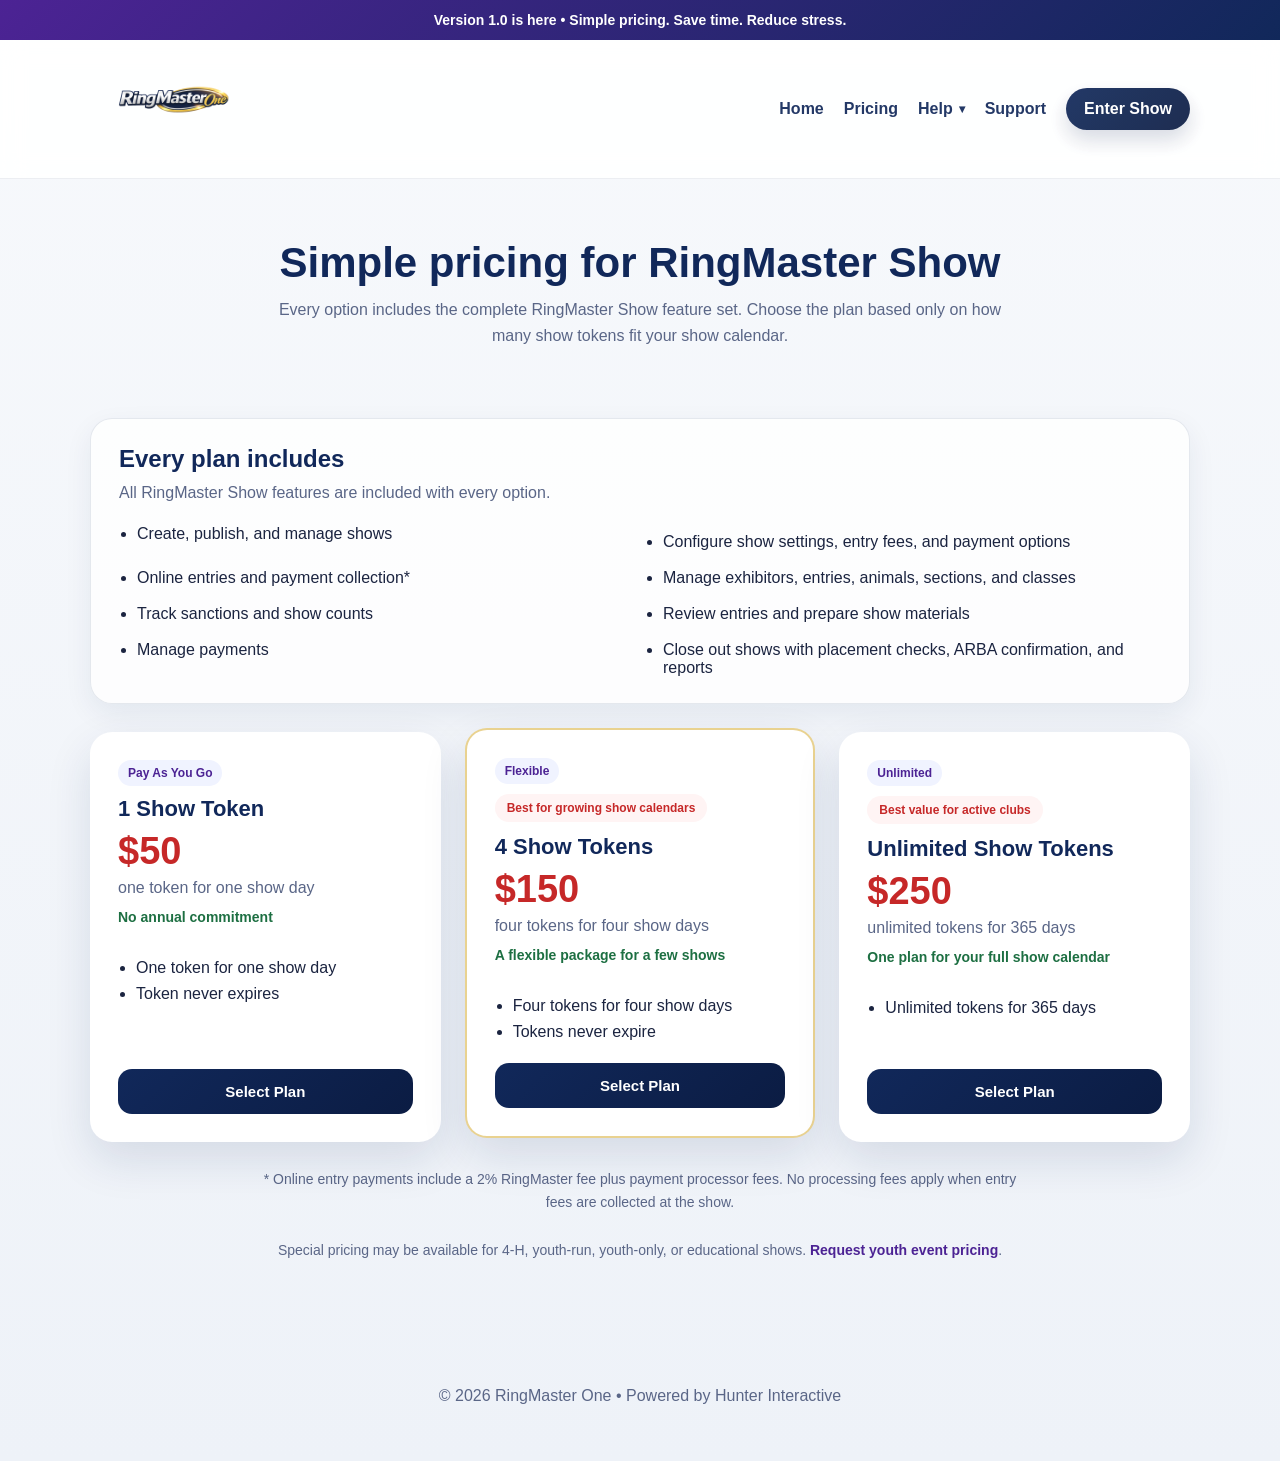
<file: public/show_pricing.html>
<!DOCTYPE html>
<html lang="en">
<head>
<meta charset="UTF-8" />
<meta name="viewport" content="width=device-width, initial-scale=1.0" />
<title>RingMaster One | Pricing</title>
<meta name="description" content="Simple pricing for RingMaster Show." />

<style>
:root{
--navy:#11285a;
--navy-dark:#0b1c43;
--gold:#d4a623;
--purple:#4c2394;
--text:#1b2440;
--muted:#5a6687;
--bg:#eef2f8;
--white:#ffffff;
--shadow:0 18px 45px rgba(17,40,90,.12);
--radius:22px;
--max:1100px;
--sale:#c62828;
--sale-bg:#fff4f4;
--green:#1d6f42;
}

*{box-sizing:border-box}

body{
margin:0;
font-family:Arial, Helvetica, sans-serif;
color:var(--text);
background:linear-gradient(180deg,#f7f9fc 0%,#eef2f8 100%);
}

a{
text-decoration:none;
color:inherit;
}

.container{
width:min(var(--max),92%);
margin:auto;
}

.promo-bar{
background:linear-gradient(135deg,var(--purple),var(--navy));
color:white;
text-align:center;
padding:12px 16px;
font-weight:800;
font-size:14px;
}

header{
position:sticky;
top:0;
z-index:100;
background:rgba(255,255,255,.9);
backdrop-filter:blur(12px);
border-bottom:1px solid rgba(17,40,90,.08);
}

.header-inner{
display:flex;
justify-content:space-between;
align-items:center;
gap:20px;
padding:14px 0;
}

.brand{
display:inline-flex;
align-items:center;
}

.brand img{
display:block;
width:165px;
height:auto;
}

.nav-links{
display:flex;
align-items:center;
gap:20px;
flex-wrap:wrap;
justify-content:flex-end;
}

.nav-links a,
.nav-dropdown > a{
font-weight:700;
color:var(--navy);
opacity:.92;
}

.nav-links a:hover,
.nav-dropdown > a:hover{
color:var(--purple);
}

.nav-dropdown{
position:relative;
padding:10px 0;
}

.nav-dropdown > a{
display:inline-flex;
align-items:center;
gap:6px;
cursor:pointer;
}

.nav-dropdown > a::after{
content:"▾";
font-size:.72rem;
}

.dropdown-menu{
display:none;
position:absolute;
top:100%;
left:0;
min-width:245px;
background:var(--white);
border:1px solid rgba(17,40,90,.12);
border-radius:16px;
box-shadow:0 18px 45px rgba(17,40,90,.14);
padding:10px;
z-index:200;
}

.dropdown-menu a{
display:block;
padding:10px 12px;
border-radius:10px;
white-space:nowrap;
font-size:.95rem;
}

.dropdown-menu a:hover{
background:rgba(76,35,148,.08);
color:var(--purple);
}

.nav-dropdown:hover .dropdown-menu,
.nav-dropdown:focus-within .dropdown-menu{
display:block;
}

.nav-cta{
background:linear-gradient(135deg,var(--navy),var(--navy-dark));
color:white !important;
padding:12px 18px;
border-radius:999px;
box-shadow:0 10px 20px rgba(17,40,90,.18);
}

.hero{
padding:60px 0 30px;
text-align:center;
}

.hero h1{
font-size:42px;
margin:0 0 10px;
color:var(--navy);
}

.hero p{
color:var(--muted);
max-width:760px;
margin:auto;
line-height:1.6;
}

.pricing{
padding:40px 0 70px;
}

.included-features{
background:rgba(255,255,255,.8);
border:1px solid rgba(17,40,90,.1);
border-radius:var(--radius);
padding:26px 28px;
margin:0 0 28px;
box-shadow:0 10px 28px rgba(17,40,90,.07);
}

.included-features h2{
margin:0 0 8px;
color:var(--navy);
font-size:24px;
}

.included-features p{
margin:0;
color:var(--muted);
line-height:1.5;
}

.included-features ul{
display:grid;
grid-template-columns:repeat(2,minmax(0,1fr));
gap:10px 28px;
margin:20px 0 0;
}

.pricing-grid{
display:grid;
grid-template-columns:repeat(3,1fr);
gap:24px;
}

.card{
background:white;
padding:28px;
border-radius:var(--radius);
box-shadow:var(--shadow);
display:flex;
flex-direction:column;
position:relative;
}

.card.featured{
border:2px solid rgba(212,166,35,.5);
transform:translateY(-4px);
}

.badge{
font-size:12px;
font-weight:800;
padding:6px 10px;
border-radius:999px;
background:#f0f3ff;
color:var(--purple);
width:fit-content;
margin-bottom:10px;
}

.sale-badge{
display:inline-block;
font-size:12px;
font-weight:900;
padding:7px 12px;
border-radius:999px;
background:var(--sale-bg);
color:var(--sale);
margin-bottom:12px;
width:fit-content;
}

.plan{
font-size:22px;
font-weight:900;
margin-bottom:8px;
color:var(--navy);
}

.price-wrap{
margin-bottom:6px;
}

.old-price{
font-size:20px;
font-weight:700;
color:var(--muted);
text-decoration:line-through;
margin-right:10px;
}

.price{
font-size:38px;
font-weight:900;
color:var(--sale);
}

.sub{
color:var(--muted);
margin-bottom:12px;
}

.save{
font-size:14px;
font-weight:800;
color:var(--green);
margin-bottom:18px;
}

ul{
padding-left:18px;
margin-bottom:22px;
}

ul li+li{margin-top:8px}

a.plan-link{
margin-top:auto;
}

button{
width:100%;
background:linear-gradient(135deg,var(--navy),var(--navy-dark));
color:white;
border:0;
border-radius:14px;
padding:14px;
font-weight:800;
cursor:pointer;
font-size:15px;
}

.note{
max-width:760px;
margin:26px auto 0;
text-align:center;
color:var(--muted);
font-size:14px;
line-height:1.6;
}

.payment-note{
max-width:760px;
margin:26px auto 0;
text-align:center;
color:var(--muted);
font-size:14px;
line-height:1.6;
}

.note a{
color:var(--purple);
font-weight:900;
}

footer{
padding:40px 0;
text-align:center;
color:var(--muted);
}

@media(max-width:800px){
.header-inner{
flex-direction:column;
align-items:flex-start;
}

.nav-links{
justify-content:flex-start;
gap:14px;
}

.dropdown-menu{
position:static;
margin-top:8px;
min-width:100%;
}

.nav-dropdown{
width:100%;
}

.pricing-grid{
grid-template-columns:1fr;
}

.included-features ul{
grid-template-columns:1fr;
}

.card.featured{
transform:none;
}
}
</style>
</head>

<body>

<div class="promo-bar">
Version 1.0 is here • Simple pricing. Save time. Reduce stress.
</div>

<header>
<div class="container header-inner">
<a class="brand" href="index.html" aria-label="RingMaster One home">
<img src="RingMaster One Logo Transparent.png" alt="RingMaster One" />
</a>

<nav class="nav-links">
<a href="index.html">Home</a>
<a href="#pricing">Pricing</a>

<div class="nav-dropdown">
<a href="#">Help</a>
<div class="dropdown-menu">
<a href="help_exhibitors.html">Help for Exhibitors</a>
<a href="help_secretaries.html">Help for Show Secretaries</a>
</div>
</div>

<a href="mailto:support@ringmasterone.com">Support</a>
<a class="nav-cta" href="https://show.ringmasterone.com">Enter Show</a>
</nav>
</div>
</header>

<section class="hero">
<div class="container">
<h1>Simple pricing for RingMaster Show</h1>
<p>
Every option includes the complete RingMaster Show feature set. Choose the plan based only on how many show tokens fit your show calendar.
</p>
</div>
</section>

<section id="pricing" class="pricing">
<div class="container">

<div class="included-features">
<h2>Every plan includes</h2>
<p>All RingMaster Show features are included with every option.</p>
<ul>
<li>Create, publish, and manage shows</li>
<li>Configure show settings, entry fees, and payment options</li>
<li>Online entries and payment collection*</li>
<li>Manage exhibitors, entries, animals, sections, and classes</li>
<li>Track sanctions and show counts</li>
<li>Review entries and prepare show materials</li>
<li>Manage payments</li>
<li>Close out shows with placement checks, ARBA confirmation, and reports</li>
</ul>
</div>

<div class="pricing-grid">

<div class="card">
<div class="badge">Pay As You Go</div>
<div class="plan">1 Show Token</div>

<div class="price-wrap">
<span class="price">$50</span>
</div>

<div class="sub">one token for one show day</div>
<div class="save">No annual commitment</div>

<ul>
<li>One token for one show day</li>
<li>Token never expires</li>
</ul>

<a class="plan-link" href="https://buy.stripe.com/7sYfZi0CN9Ky05pgoLc7u00">
<button>Select Plan</button>
</a>
</div>

<div class="card featured">
<div class="badge">Flexible</div>
<div class="sale-badge">Best for growing show calendars</div>
<div class="plan">4 Show Tokens</div>

<div class="price-wrap">
<span class="price">$150</span>
</div>

<div class="sub">four tokens for four show days</div>
<div class="save">A flexible package for a few shows</div>

<ul>
<li>Four tokens for four show days</li>
<li>Tokens never expire</li>
</ul>

<a class="plan-link" href="https://buy.stripe.com/00waEYfxHg8W8BV3BZc7u02">
<button>Select Plan</button>
</a>
</div>

<div class="card">
<div class="badge">Unlimited</div>
<div class="sale-badge">Best value for active clubs</div>
<div class="plan">Unlimited Show Tokens</div>

<div class="price-wrap">
<span class="price">$250</span>
</div>

<div class="sub">unlimited tokens for 365 days</div>
<div class="save">One plan for your full show calendar</div>

<ul>
<li>Unlimited tokens for 365 days</li>
</ul>

<a class="plan-link" href="https://buy.stripe.com/bJefZi85f8Gu2dx6Obc7u01">
<button>Select Plan</button>
</a>
</div>

</div>

<div class="payment-note">
* Online entry payments include a 2% RingMaster fee plus payment processor fees. No processing fees apply when entry fees are collected at the show.
</div>

<div class="note">
Special pricing may be available for 4-H, youth-run, youth-only, or educational shows.
<a href="youth-discount-request.html">Request youth event pricing</a>.
</div>

</div>
</section>

<footer>
<div class="container">
<p>© 2026 RingMaster One • Powered by Hunter Interactive</p>
</div>
</footer>

</body>
</html>
</file>
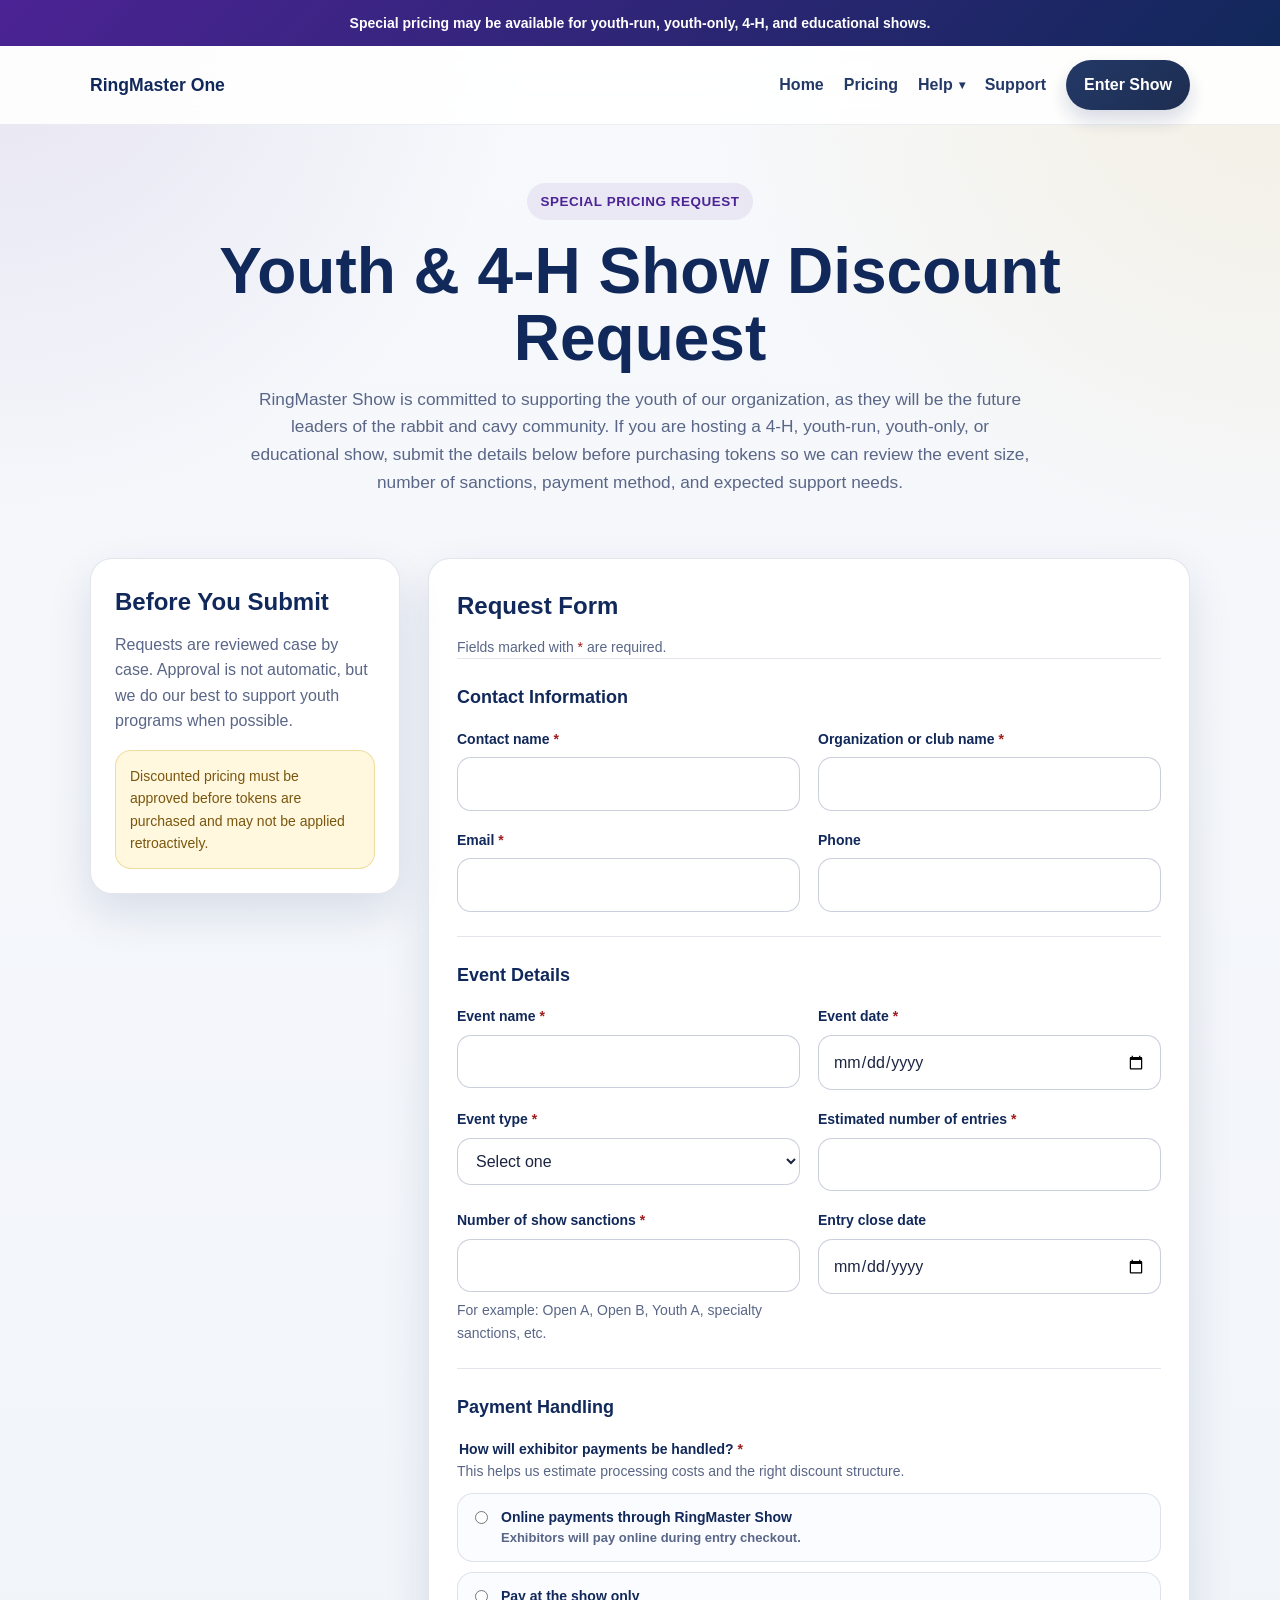
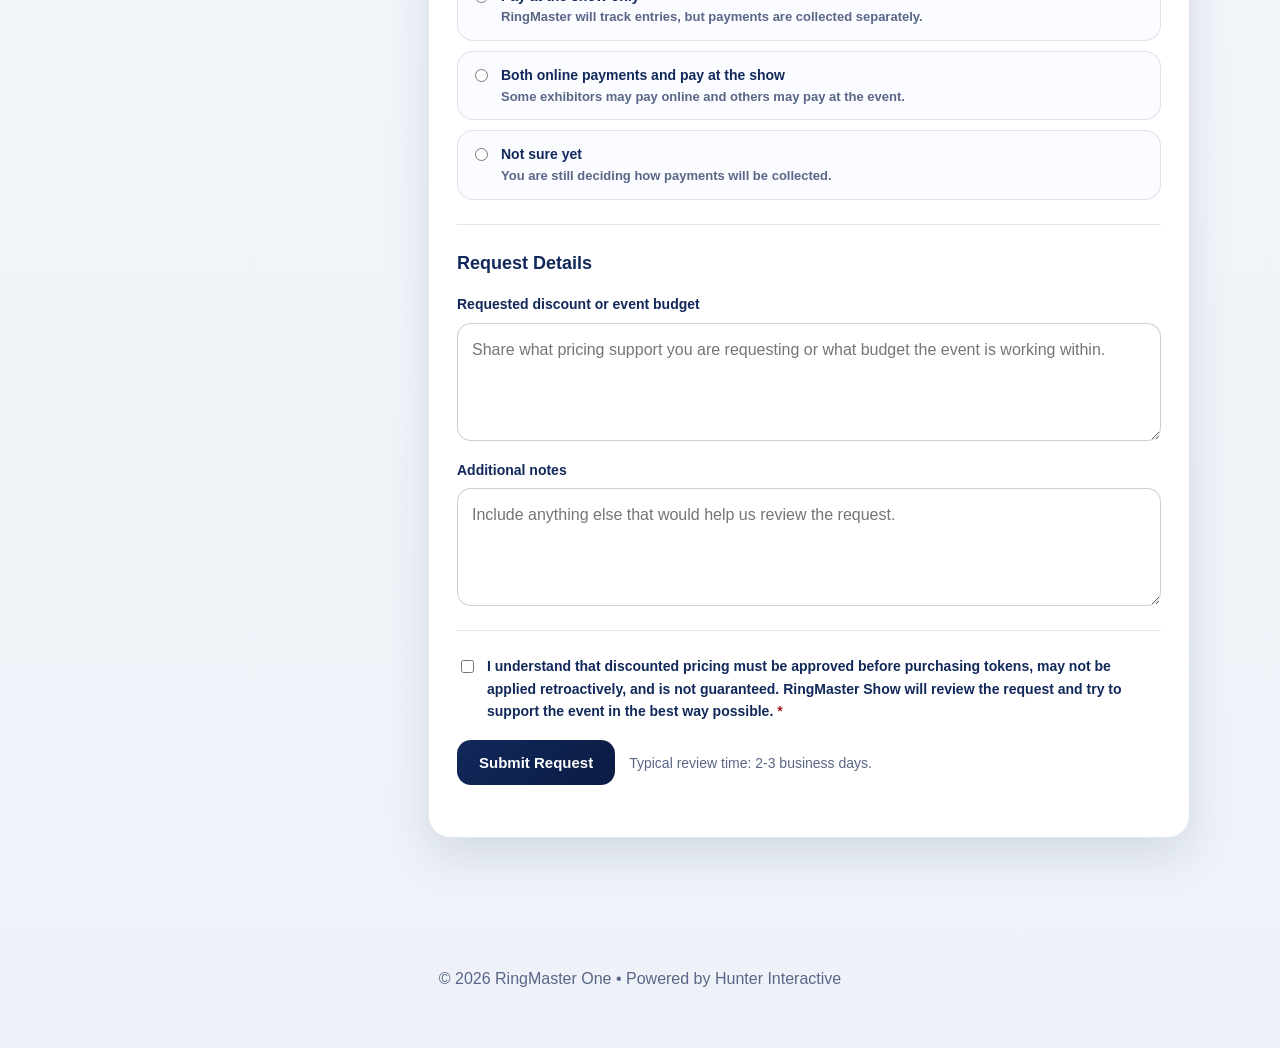
<file: public/youth-discount-request.html>
<!DOCTYPE html>
<html lang="en">
<head>
<meta charset="UTF-8" />
<meta name="viewport" content="width=device-width, initial-scale=1.0" />
<title>RingMaster One | Youth & 4-H Special Pricing</title>
<meta name="description" content="Request special pricing for 4-H, youth-run, youth-only, or educational shows using RingMaster Show." />

<style>
:root{
--navy:#11285a;
--navy-dark:#0b1c43;
--gold:#d4a623;
--purple:#4c2394;
--text:#1b2440;
--muted:#5a6687;
--bg:#eef2f8;
--white:#ffffff;
--line:rgba(17,40,90,.12);
--shadow:0 18px 45px rgba(17,40,90,.12);
--radius:22px;
--max:1100px;
--green:#1d6f42;
--red:#9f1d1d;
}

*{box-sizing:border-box}

body{
margin:0;
font-family:Arial, Helvetica, sans-serif;
color:var(--text);
background:
radial-gradient(circle at top right,rgba(212,166,35,.12),transparent 20%),
radial-gradient(circle at top left,rgba(76,35,148,.10),transparent 18%),
linear-gradient(180deg,#f7f9fc 0%,#eef2f8 100%);
line-height:1.6;
}

a{
text-decoration:none;
color:inherit;
}

.container{
width:min(var(--max),92%);
margin:auto;
}

.promo-bar{
background:linear-gradient(135deg,var(--purple),var(--navy));
color:white;
text-align:center;
padding:12px 16px;
font-weight:800;
font-size:14px;
}

header{
position:sticky;
top:0;
z-index:100;
background:rgba(255,255,255,.9);
backdrop-filter:blur(12px);
border-bottom:1px solid rgba(17,40,90,.08);
}

.header-inner{
display:flex;
justify-content:space-between;
align-items:center;
gap:20px;
padding:14px 0;
}

.brand{
font-weight:900;
color:var(--navy);
font-size:1.1rem;
}

.nav-links{
display:flex;
align-items:center;
gap:20px;
flex-wrap:wrap;
justify-content:flex-end;
}

.nav-links a,
.nav-dropdown > a{
font-weight:700;
color:var(--navy);
opacity:.92;
}

.nav-links a:hover,
.nav-dropdown > a:hover{
color:var(--purple);
}

.nav-dropdown{
position:relative;
padding:10px 0;
}

.nav-dropdown > a{
display:inline-flex;
align-items:center;
gap:6px;
cursor:pointer;
}

.nav-dropdown > a::after{
content:"▾";
font-size:.72rem;
}

.dropdown-menu{
display:none;
position:absolute;
top:100%;
left:0;
min-width:245px;
background:var(--white);
border:1px solid rgba(17,40,90,.12);
border-radius:16px;
box-shadow:0 18px 45px rgba(17,40,90,.14);
padding:10px;
z-index:200;
}

.dropdown-menu a{
display:block;
padding:10px 12px;
border-radius:10px;
white-space:nowrap;
font-size:.95rem;
}

.dropdown-menu a:hover{
background:rgba(76,35,148,.08);
color:var(--purple);
}

.nav-dropdown:hover .dropdown-menu,
.nav-dropdown:focus-within .dropdown-menu{
display:block;
}

.nav-cta{
background:linear-gradient(135deg,var(--navy),var(--navy-dark));
color:white !important;
padding:12px 18px;
border-radius:999px;
box-shadow:0 10px 20px rgba(17,40,90,.18);
}

.hero{
padding:58px 0 28px;
text-align:center;
}

.eyebrow{
display:inline-block;
padding:8px 14px;
border-radius:999px;
background:rgba(76,35,148,.08);
color:var(--purple);
font-weight:800;
letter-spacing:.04em;
font-size:.84rem;
text-transform:uppercase;
margin-bottom:18px;
}

.hero h1{
font-size:clamp(2.35rem,5vw,4.2rem);
line-height:1.04;
margin:0 0 14px;
color:var(--navy);
}

.hero p{
color:var(--muted);
max-width:790px;
margin:auto;
font-size:1.08rem;
}

.content{
padding:34px 0 72px;
}

.layout{
display:grid;
grid-template-columns:310px minmax(0,1fr);
gap:28px;
align-items:start;
}

.info-card,
.form-card{
background:white;
border:1px solid var(--line);
border-radius:var(--radius);
box-shadow:var(--shadow);
}

.info-card{
padding:24px;
position:sticky;
top:92px;
}

.info-card h2,
.form-card h2{
margin:0 0 10px;
color:var(--navy);
}

.info-card p{
margin:0 0 16px;
color:var(--muted);
}

.note{
border-radius:16px;
padding:14px;
background:#fff8df;
color:#7a560d;
font-size:14px;
border:1px solid rgba(212,166,35,.35);
}

.form-card{
padding:28px;
}

.hint{
margin:0;
color:var(--muted);
font-size:14px;
}

.section{
padding:24px 0;
border-top:1px solid var(--line);
}

.section:first-of-type{
border-top:0;
padding-top:0;
}

.section-title{
font-size:18px;
margin:0 0 16px;
color:var(--navy);
}

.grid{
display:grid;
grid-template-columns:repeat(2,minmax(0,1fr));
gap:18px;
}

.field{
display:flex;
flex-direction:column;
gap:7px;
}

.field.full{
grid-column:1 / -1;
}

label,
legend{
color:var(--navy);
font-size:14px;
font-weight:800;
}

input,
select,
textarea{
width:100%;
border:1px solid rgba(17,40,90,.22);
border-radius:14px;
padding:13px 14px;
font:inherit;
color:var(--text);
background:white;
}

textarea{
min-height:118px;
resize:vertical;
}

input:focus,
select:focus,
textarea:focus{
outline:3px solid rgba(76,35,148,.14);
border-color:var(--purple);
}

fieldset{
margin:0;
padding:0;
border:0;
}

.choice-list{
display:grid;
gap:10px;
margin-top:10px;
}

.choice{
display:flex;
gap:10px;
align-items:flex-start;
border:1px solid var(--line);
border-radius:16px;
padding:12px;
background:#fbfcff;
}

.choice input{
width:auto;
margin-top:5px;
}

.choice strong{
display:block;
color:var(--navy);
font-size:14px;
}

.choice span span{
display:block;
color:var(--muted);
font-size:13px;
}

.terms{
display:flex;
gap:10px;
align-items:flex-start;
}

.terms input{
width:auto;
margin-top:5px;
}

.actions{
display:flex;
align-items:center;
gap:14px;
flex-wrap:wrap;
padding-top:18px;
}

button{
background:linear-gradient(135deg,var(--navy),var(--navy-dark));
color:white;
border:0;
border-radius:14px;
padding:14px 22px;
font-weight:900;
cursor:pointer;
font-size:15px;
}

button:disabled{
cursor:wait;
opacity:.72;
}

.required{
color:var(--red);
}

.success,
.error{
display:none;
border-radius:16px;
margin-bottom:18px;
padding:14px;
font-size:14px;
}

.success{
border:1px solid #b8dec8;
color:#1d6f42;
background:#edf8f2;
}

.error{
border:1px solid #f1bbbb;
color:#8f1f1f;
background:#fff0f0;
}

.success.is-visible,
.error.is-visible{
display:block;
}

.hidden-field{
position:absolute;
left:-10000px;
width:1px;
height:1px;
overflow:hidden;
}

footer{
padding:40px 0;
text-align:center;
color:var(--muted);
}

@media(max-width:850px){
.header-inner{
flex-direction:column;
align-items:flex-start;
}

.nav-links{
justify-content:flex-start;
gap:14px;
}

.dropdown-menu{
position:static;
margin-top:8px;
min-width:100%;
}

.nav-dropdown{
width:100%;
}

.layout{
grid-template-columns:1fr;
}

.info-card{
position:static;
}
}

@media(max-width:620px){
.grid{
grid-template-columns:1fr;
}

.form-card{
padding:22px 18px;
}
}
</style>
</head>

<body>
<div class="promo-bar">
Special pricing may be available for youth-run, youth-only, 4-H, and educational shows.
</div>

<header>
<div class="container header-inner">
<a class="brand" href="index.html">RingMaster One</a>

<nav class="nav-links">
<a href="index.html">Home</a>
<a href="show_pricing.html">Pricing</a>

<div class="nav-dropdown">
<a href="#">Help</a>
<div class="dropdown-menu">
<a href="help_exhibitors.html">Help for Exhibitors</a>
<a href="help_secretaries.html">Help for Show Secretaries</a>
</div>
</div>

<a href="mailto:support@ringmasterone.com">Support</a>
<a class="nav-cta" href="https://show.ringmasterone.com">Enter Show</a>
</nav>
</div>
</header>

<main>
<section class="hero">
<div class="container">
<span class="eyebrow">Special Pricing Request</span>
<h1>Youth &amp; 4-H Show Discount Request</h1>
<p>
RingMaster Show is committed to supporting the youth of our organization, as they will be the
future leaders of the rabbit and cavy community. If you are hosting a 4-H, youth-run, youth-only,
or educational show, submit the details below before purchasing tokens so we can review the event
size, number of sanctions, payment method, and expected support needs.
</p>
</div>
</section>

<section class="content">
<div class="container layout">
<aside class="info-card">
<h2>Before You Submit</h2>
<p>
Requests are reviewed case by case. Approval is not automatic, but we do our best to support youth programs when possible.
</p>
<div class="note">
Discounted pricing must be approved before tokens are purchased and may not be applied retroactively.
</div>
</aside>

<section class="form-card" aria-labelledby="form-title">
<div id="formSuccess" class="success" role="status">
Your request has been submitted. We will review the details and follow up by email.
</div>
<div id="formError" class="error" role="alert">
The request could not be sent. Please try again in a few minutes.
</div>

<h2 id="form-title">Request Form</h2>
<p class="hint">Fields marked with <span class="required">*</span> are required.</p>

<form id="discountRequestForm" action="#" method="post">
<div class="hidden-field" aria-hidden="true">
<label for="website">Website</label>
<input id="website" name="website" type="text" tabindex="-1" autocomplete="off">
</div>

<div class="section">
<h3 class="section-title">Contact Information</h3>
<div class="grid">
<div class="field">
<label for="contactName">Contact name <span class="required">*</span></label>
<input id="contactName" name="contact_name" type="text" autocomplete="name" required>
</div>
<div class="field">
<label for="organizationName">Organization or club name <span class="required">*</span></label>
<input id="organizationName" name="organization_name" type="text" required>
</div>
<div class="field">
<label for="email">Email <span class="required">*</span></label>
<input id="email" name="email" type="email" autocomplete="email" required>
</div>
<div class="field">
<label for="phone">Phone</label>
<input id="phone" name="phone" type="tel" autocomplete="tel">
</div>
</div>
</div>

<div class="section">
<h3 class="section-title">Event Details</h3>
<div class="grid">
<div class="field">
<label for="eventName">Event name <span class="required">*</span></label>
<input id="eventName" name="event_name" type="text" required>
</div>
<div class="field">
<label for="eventDate">Event date <span class="required">*</span></label>
<input id="eventDate" name="event_date" type="date" required>
</div>
<div class="field">
<label for="eventType">Event type <span class="required">*</span></label>
<select id="eventType" name="event_type" required>
<option value="">Select one</option>
<option>4-H show</option>
<option>Youth-only show</option>
<option>Youth-run show</option>
<option>County fair show</option>
<option>Educational show</option>
<option>Other youth-focused event</option>
</select>
</div>
<div class="field">
<label for="estimatedEntries">Estimated number of entries <span class="required">*</span></label>
<input id="estimatedEntries" name="estimated_entries" type="number" min="1" step="1" required>
</div>
<div class="field">
<label for="showSanctions">Number of show sanctions <span class="required">*</span></label>
<input id="showSanctions" name="show_sanctions" type="number" min="1" step="1" required>
<p class="hint">For example: Open A, Open B, Youth A, specialty sanctions, etc.</p>
</div>
<div class="field">
<label for="entryCloseDate">Entry close date</label>
<input id="entryCloseDate" name="entry_close_date" type="date">
</div>
</div>
</div>

<div class="section">
<h3 class="section-title">Payment Handling</h3>
<fieldset>
<legend>How will exhibitor payments be handled? <span class="required">*</span></legend>
<p class="hint">This helps us estimate processing costs and the right discount structure.</p>
<div class="choice-list">
<label class="choice">
<input type="radio" name="payment_method" value="Online payments through RingMaster Show" required>
<span><strong>Online payments through RingMaster Show</strong><span>Exhibitors will pay online during entry checkout.</span></span>
</label>
<label class="choice">
<input type="radio" name="payment_method" value="Pay at the show only">
<span><strong>Pay at the show only</strong><span>RingMaster will track entries, but payments are collected separately.</span></span>
</label>
<label class="choice">
<input type="radio" name="payment_method" value="Both online payments and pay at the show">
<span><strong>Both online payments and pay at the show</strong><span>Some exhibitors may pay online and others may pay at the event.</span></span>
</label>
<label class="choice">
<input type="radio" name="payment_method" value="Not sure yet">
<span><strong>Not sure yet</strong><span>You are still deciding how payments will be collected.</span></span>
</label>
</div>
</fieldset>
</div>

<div class="section">
<h3 class="section-title">Request Details</h3>
<div class="grid">
<div class="field full">
<label for="requestedDiscount">Requested discount or event budget</label>
<textarea id="requestedDiscount" name="requested_discount" placeholder="Share what pricing support you are requesting or what budget the event is working within."></textarea>
</div>
<div class="field full">
<label for="notes">Additional notes</label>
<textarea id="notes" name="notes" placeholder="Include anything else that would help us review the request."></textarea>
</div>
</div>
</div>

<div class="section">
<label class="terms">
<input type="checkbox" name="approval_terms" required>
<span>I understand that discounted pricing must be approved before purchasing tokens, may not be applied retroactively, and is not guaranteed. RingMaster Show will review the request and try to support the event in the best way possible. <span class="required">*</span></span>
</label>

<div class="actions">
<button id="submitButton" type="submit">Submit Request</button>
<p class="hint">Typical review time: 2-3 business days.</p>
</div>
</div>
</form>
</section>
</div>
</section>
</main>

<footer>
<div class="container">
<p>© 2026 RingMaster One • Powered by Hunter Interactive</p>
</div>
</footer>

<script>
const FUNCTION_URL = 'https://yzjoycrvqkyfrksmaixf.supabase.co/functions/v1/youth-discount-request';
const SUPABASE_ANON_KEY = 'eyJhbGciOiJIUzI1NiIsInR5cCI6IkpXVCJ9.eyJpc3MiOiJzdXBhYmFzZSIsInJlZiI6Inl6am95Y3J2cWt5ZnJrc21haXhmIiwicm9sZSI6ImFub24iLCJpYXQiOjE3NjgyNTY1MzcsImV4cCI6MjA4MzgzMjUzN30.pGpYESQo9lRngJ5eQmxly0xVO1P2YhHx--gB59p09w0';
</script>
<script>
const form = document.getElementById('discountRequestForm');
const success = document.getElementById('formSuccess');
const error = document.getElementById('formError');
const submitButton = document.getElementById('submitButton');

function setMessage(type, message) {
success.classList.remove('is-visible');
error.classList.remove('is-visible');

if (type === 'success') {
success.textContent = message;
success.classList.add('is-visible');
success.scrollIntoView({ behavior: 'smooth', block: 'center' });
return;
}

error.textContent = message;
error.classList.add('is-visible');
error.scrollIntoView({ behavior: 'smooth', block: 'center' });
}

form.addEventListener('submit', async function (event) {
event.preventDefault();

if (!form.reportValidity()) {
return;
}

const formData = new FormData(form);
const payload = Object.fromEntries(formData.entries());
payload.approval_terms = formData.has('approval_terms');

submitButton.disabled = true;
submitButton.textContent = 'Sending...';
success.classList.remove('is-visible');
error.classList.remove('is-visible');

try {
const response = await fetch(FUNCTION_URL, {
method: 'POST',
headers: {
'Authorization': `Bearer ${SUPABASE_ANON_KEY}`,
'apikey': SUPABASE_ANON_KEY,
'Content-Type': 'application/json',
},
body: JSON.stringify(payload),
});

const result = await response.json().catch(() => ({}));

if (!response.ok) {
throw new Error(result.error || 'The request could not be sent.');
}

form.reset();
setMessage('success', 'Your request has been submitted. We will review the details and follow up by email.');
} catch (err) {
setMessage('error', err.message || 'The request could not be sent. Please try again in a few minutes.');
} finally {
submitButton.disabled = false;
submitButton.textContent = 'Submit Request';
}
});
</script>
</body>
</html>
</file>
